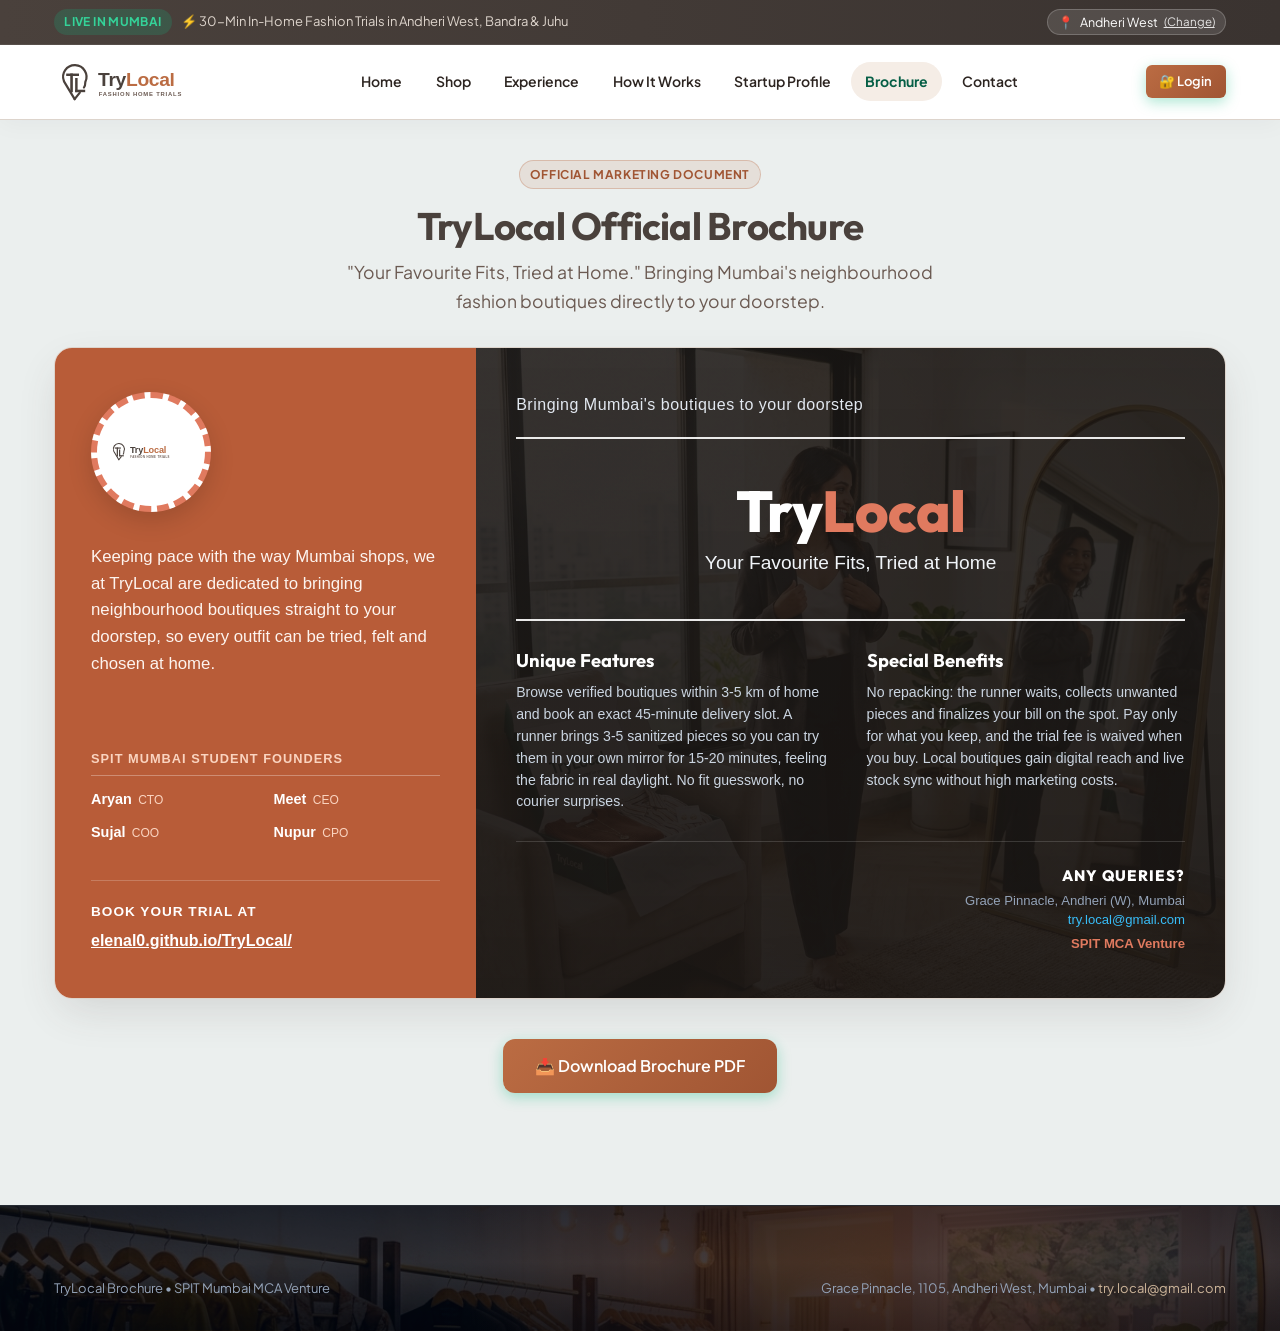
<file: brochure.html>
<!DOCTYPE html>
<html lang="en">
<head>
  <meta charset="UTF-8">
  <meta name="viewport" content="width=device-width, initial-scale=1.0">
  <title>Official Brochure | TryLocal — Hyperlocal Fashion Home Trials Mumbai</title>
  <meta name="description" content="Official TryLocal Brochure. Bringing Mumbai's neighbourhood fashion boutiques straight to your doorstep for home trials.">

  <!-- Favicon -->
  <link rel="icon" type="image/svg+xml" href="assets/logo.svg">

  <!-- Stylesheets -->
  <link rel="stylesheet" href="css/style.css?v=5">
  <style>
    /* Specific brochure presentation styling */
    .brochure-hero-wrapper {
      background: #FFFFFF;
      border-radius: var(--radius-lg);
      border: 1px solid var(--border-light);
      box-shadow: 0 16px 44px -8px rgba(74, 65, 60, 0.16);
      overflow: hidden;
      margin-bottom: 2.5rem;
    }

    .brochure-action-banner {
      display: flex;
      align-items: center;
      justify-content: space-between;
      flex-wrap: wrap;
      gap: 1rem;
      padding: 1.15rem 1.75rem;
      background: #FFFFFF;
      border-bottom: 1px solid var(--border-light);
    }

    /* Interactive layout faithfully matching brochure */
    .brochure-interactive-grid {
      display: grid;
      grid-template-columns: 36% 64%;
      min-height: 560px;
      font-family: -apple-system, BlinkMacSystemFont, "Segoe UI", Roboto, "Helvetica Neue", Arial, sans-serif;
    }

    /* Left Column: Terracotta / Burnt Orange */
    .brochure-col-left {
      background-color: #B85C38;
      color: #FFFFFF;
      padding: 2.75rem 2.25rem;
      display: flex;
      flex-direction: column;
      justify-content: space-between;
      position: relative;
    }

    .brochure-left-badge {
      display: inline-flex;
      align-items: center;
      justify-content: center;
      width: 120px;
      height: 120px;
      background: #FFFFFF;
      border-radius: 50%;
      box-shadow: 0 8px 24px rgba(0, 0, 0, 0.15);
      margin-bottom: 2rem;
      padding: 1rem;
      border: 6px dashed #E07A5F;
    }

    .brochure-left-intro {
      font-size: 1.05rem;
      line-height: 1.6;
      color: #FDF4EF;
      margin-bottom: 2.25rem;
      font-weight: 400;
    }

    .brochure-left-founders-title {
      font-size: 0.8rem;
      text-transform: uppercase;
      letter-spacing: 1px;
      font-weight: 700;
      color: #FAD4C0;
      margin-bottom: 0.75rem;
      padding-bottom: 0.35rem;
      border-bottom: 1px solid rgba(255, 255, 255, 0.3);
    }

    .brochure-left-founders-grid {
      display: grid;
      grid-template-columns: 1fr 1fr;
      gap: 0.6rem 1rem;
      font-size: 0.9rem;
      margin-bottom: 2.25rem;
    }

    .brochure-founder-pill {
      display: flex;
      align-items: baseline;
      gap: 0.4rem;
    }

    .brochure-founder-pill strong {
      color: #FFFFFF;
      font-weight: 700;
    }

    .brochure-founder-pill span {
      font-size: 0.75rem;
      color: #FAD4C0;
    }

    .brochure-left-cta-box {
      margin-top: auto;
      padding-top: 1.25rem;
      border-top: 1px solid rgba(255, 255, 255, 0.2);
    }

    .brochure-left-cta-label {
      font-size: 0.85rem;
      text-transform: uppercase;
      letter-spacing: 1px;
      font-weight: 800;
      color: #FFFFFF;
      margin-bottom: 0.35rem;
    }

    .brochure-left-cta-link {
      color: #FFFFFF;
      text-decoration: underline;
      font-size: 1rem;
      font-weight: 600;
      word-break: break-all;
    }

    /* Right Column: Dark overlay on mirror fitting photo */
    .brochure-col-right {
      background: linear-gradient(rgba(26, 22, 20, 0.88), rgba(26, 22, 20, 0.94)), url('assets/trylocal_fitting_mirror.jpg') center/cover no-repeat;
      color: #FFFFFF;
      padding: 2.75rem 2.5rem;
      display: flex;
      flex-direction: column;
      justify-content: space-between;
    }

    .brochure-right-top-headline {
      font-size: 1rem;
      font-weight: 500;
      letter-spacing: 0.5px;
      color: #E2E8F0;
      margin-bottom: 1.25rem;
    }

    .brochure-right-rule {
      border: 0;
      height: 2px;
      background: #FFFFFF;
      margin: 1.25rem 0;
      opacity: 0.9;
    }

    .brochure-brand-block {
      text-align: center;
      padding: 1.25rem 0;
    }

    .brochure-brand-heading {
      font-size: clamp(2.5rem, 4.5vw, 3.75rem);
      font-weight: 800;
      letter-spacing: -0.5px;
      margin-bottom: 0.35rem;
      line-height: 1.1;
    }

    .brochure-brand-heading .white-part {
      color: #FFFFFF;
    }

    .brochure-brand-heading .salmon-part {
      color: #E07A5F;
    }

    .brochure-brand-subtag {
      font-size: 1.2rem;
      color: #F1F5F9;
      font-weight: 400;
    }

    .brochure-right-cols {
      display: grid;
      grid-template-columns: 1fr 1fr;
      gap: 2rem;
      margin: 1.75rem 0;
    }

    .brochure-feature-col h3 {
      font-size: 1.15rem;
      font-weight: 700;
      color: #FFFFFF;
      margin-bottom: 0.65rem;
    }

    .brochure-feature-col p {
      font-size: 0.88rem;
      line-height: 1.55;
      color: #CBD5E1;
      margin: 0;
    }

    .brochure-right-footer {
      display: flex;
      justify-content: flex-end;
      text-align: right;
      padding-top: 1.5rem;
      border-top: 1px solid rgba(255, 255, 255, 0.15);
    }

    .brochure-queries-box h4 {
      font-size: 0.95rem;
      text-transform: uppercase;
      letter-spacing: 1px;
      font-weight: 800;
      color: #FFFFFF;
      margin-bottom: 0.35rem;
    }

    .brochure-queries-box p {
      font-size: 0.82rem;
      line-height: 1.5;
      color: #94A3B8;
      margin: 0;
    }

    @media (max-width: 900px) {
      .brochure-interactive-grid {
        grid-template-columns: 1fr;
      }
      .brochure-right-cols {
        grid-template-columns: 1fr;
        gap: 1.25rem;
      }
      .brochure-right-footer {
        justify-content: flex-start;
        text-align: left;
      }
    }
  </style>
</head>
<body style="background:#EBEFEE;">

  <!-- Top Announcement Bar -->
  <div class="top-bar">
    <div class="container top-bar-inner">
      <div style="display:flex; align-items:center; gap:0.6rem; flex-wrap:wrap;">
        <span class="top-bar-badge">Live in Mumbai</span>
        <span>⚡ 30-Min In-Home Fashion Trials in Andheri West, Bandra &amp; Juhu</span>
      </div>
      <div class="top-bar-meta">
        <button class="top-bar-loc-btn location-picker-btn" id="topbar-location-btn" style="background:rgba(255,255,255,0.12); border:1px solid rgba(255,255,255,0.2); color:#FFFFFF; font-family:inherit; font-size:0.78rem; cursor:pointer; display:inline-flex; align-items:center; gap:0.35rem; padding:0.25rem 0.65rem; border-radius:9999px; transition:all 0.2s;" title="Click to choose delivery location & store in Mumbai">
          <span>📍</span> <span class="current-location-text">Andheri West, Mumbai</span>
          <span style="text-decoration:underline; font-size:0.72rem; opacity:0.85;">(Change)</span>
        </button>
      </div>
    </div>
  </div>

  <!-- Header (Consistent Across All Pages) -->
  <header class="site-header">
    <div class="container navbar">
      <a href="index.html" class="brand-link" id="brand-logo-link">
        <img src="assets/logo.svg" alt="TryLocal Logo" height="44">
      </a>

      <nav>
        <ul class="nav-menu" id="primary-nav">
          <li><a href="index.html" class="nav-link" id="nav-home">Home</a></li>
          <li><a href="shop.html" class="nav-link" id="nav-shop">Shop</a></li>
          <li><a href="index.html#experience" class="nav-link" id="nav-experience">Experience</a></li>
          <li><a href="index.html#how-it-works" class="nav-link" id="nav-workflow">How It Works</a></li>
          <li><a href="profile.html" class="nav-link" id="nav-profile">Startup Profile</a></li>
          <li><a href="brochure.html" class="nav-link active" id="nav-brochure">Brochure</a></li>
          <li><a href="contact.html" class="nav-link" id="nav-contact">Contact</a></li>
        </ul>
      </nav>

      <div class="nav-cta-group">
        <div id="header-auth-area"></div>
        <button class="mobile-toggle" aria-label="Toggle navigation menu" id="mobile-toggle-btn">
          <span></span>
          <span></span>
          <span></span>
        </button>
      </div>
    </div>
  </header>

  <!-- Brochure Showcase Page -->
  <main style="padding-top:2.5rem; padding-bottom:4rem;">
    <div class="container">

      <!-- Page Header -->
      <div class="section-header" style="margin-bottom:2rem; text-align:center;">
        <span class="badge badge-amber section-tag">Official Marketing Document</span>
        <h1 class="section-title" style="font-size:clamp(1.75rem,4vw,2.4rem); margin-bottom:0.5rem;">TryLocal Official Brochure</h1>
        <p class="section-subtitle" style="max-width:600px; margin:0 auto; color:#6B5A52;">
          "Your Favourite Fits, Tried at Home." Bringing Mumbai's neighbourhood fashion boutiques directly to your doorstep.
        </p>
      </div>

      <!-- Main Brochure Showcase Container -->
      <div class="brochure-hero-wrapper">

        <!-- Interactive Layout Directly Visible -->
        <div class="brochure-interactive-grid" id="brochure-main-interactive">
          
          <!-- Left Column (Terracotta) -->
          <div class="brochure-col-left">
            <div>
              <div class="brochure-left-badge">
                <img src="assets/logo.svg" alt="TryLocal" style="max-width:85px; max-height:85px;">
              </div>
              <p class="brochure-left-intro">
                Keeping pace with the way Mumbai shops, we at TryLocal are dedicated to bringing neighbourhood boutiques straight to your doorstep, so every outfit can be tried, felt and chosen at home.
              </p>
            </div>

            <div>
              <div class="brochure-left-founders-title">SPIT Mumbai Student Founders</div>
              <div class="brochure-left-founders-grid">
                <div class="brochure-founder-pill">
                  <strong>Aryan</strong> <span>CTO</span>
                </div>
                <div class="brochure-founder-pill">
                  <strong>Meet</strong> <span>CEO</span>
                </div>
                <div class="brochure-founder-pill">
                  <strong>Sujal</strong> <span>COO</span>
                </div>
                <div class="brochure-founder-pill">
                  <strong>Nupur</strong> <span>CPO</span>
                </div>
              </div>

              <div class="brochure-left-cta-box">
                <div class="brochure-left-cta-label">Book Your Trial At</div>
                <a href="shop.html" class="brochure-left-cta-link">elenal0.github.io/TryLocal/</a>
              </div>
            </div>
          </div>

          <!-- Right Column (Dark overlay with trial mirror photo) -->
          <div class="brochure-col-right">
            <div>
              <div class="brochure-right-top-headline">
                Bringing Mumbai's boutiques to your doorstep
              </div>
              
              <hr class="brochure-right-rule">

              <div class="brochure-brand-block">
                <h2 class="brochure-brand-heading">
                  <span class="white-part">Try</span><span class="salmon-part">Local</span>
                </h2>
                <div class="brochure-brand-subtag">Your Favourite Fits, Tried at Home</div>
              </div>

              <hr class="brochure-right-rule">

              <div class="brochure-right-cols">
                <div class="brochure-feature-col">
                  <h3>Unique Features</h3>
                  <p>
                    Browse verified boutiques within 3-5 km of home and book an exact 45-minute delivery slot. A runner brings 3-5 sanitized pieces so you can try them in your own mirror for 15-20 minutes, feeling the fabric in real daylight. No fit guesswork, no courier surprises.
                  </p>
                </div>

                <div class="brochure-feature-col">
                  <h3>Special Benefits</h3>
                  <p>
                    No repacking: the runner waits, collects unwanted pieces and finalizes your bill on the spot. Pay only for what you keep, and the trial fee is waived when you buy. Local boutiques gain digital reach and live stock sync without high marketing costs.
                  </p>
                </div>
              </div>
            </div>

            <div class="brochure-right-footer">
              <div class="brochure-queries-box">
                <h4>ANY QUERIES?</h4>
                <p>Grace Pinnacle, Andheri (W), Mumbai</p>
                <p><a href="mailto:try.local@gmail.com" style="color:#38BDF8;">try.local@gmail.com</a></p>
                <p style="color:#E07A5F; font-weight:600; margin-top:0.25rem;">SPIT MCA Venture</p>
              </div>
            </div>
          </div>

        </div><!-- /brochure-interactive-grid -->

      </div><!-- /brochure-hero-wrapper -->

      <!-- Download button after reading -->
      <div style="text-align:center; margin-top:2.5rem; padding-bottom:1rem;">
        <a href="https://drive.google.com/file/d/1tiEL-J-son1cc5vpVGJLhC-bT5qe0DDw/view" target="_blank" class="btn btn-primary action-download-brochure" style="display:inline-flex; padding:0.9rem 2rem; font-size:1rem;">
          <span>📥 Download Brochure PDF</span>
        </a>
      </div>

    </div>
  </main>

  <!-- Footer -->

  <footer class="site-footer" style="margin-top:2rem;">
    <div class="container footer-bottom" style="border:none; padding-top:0;">
      <div>TryLocal Brochure • SPIT Mumbai MCA Venture</div>
      <div>Grace Pinnacle, 1105, Andheri West, Mumbai • <a href="mailto:try.local@gmail.com" style="color:var(--color-sand);">try.local@gmail.com</a></div>
    </div>
  </footer>

  <script src="js/auth.js?v=5"></script>
  <script src="js/main.js?v=5"></script>
</body>
</html>
</file>
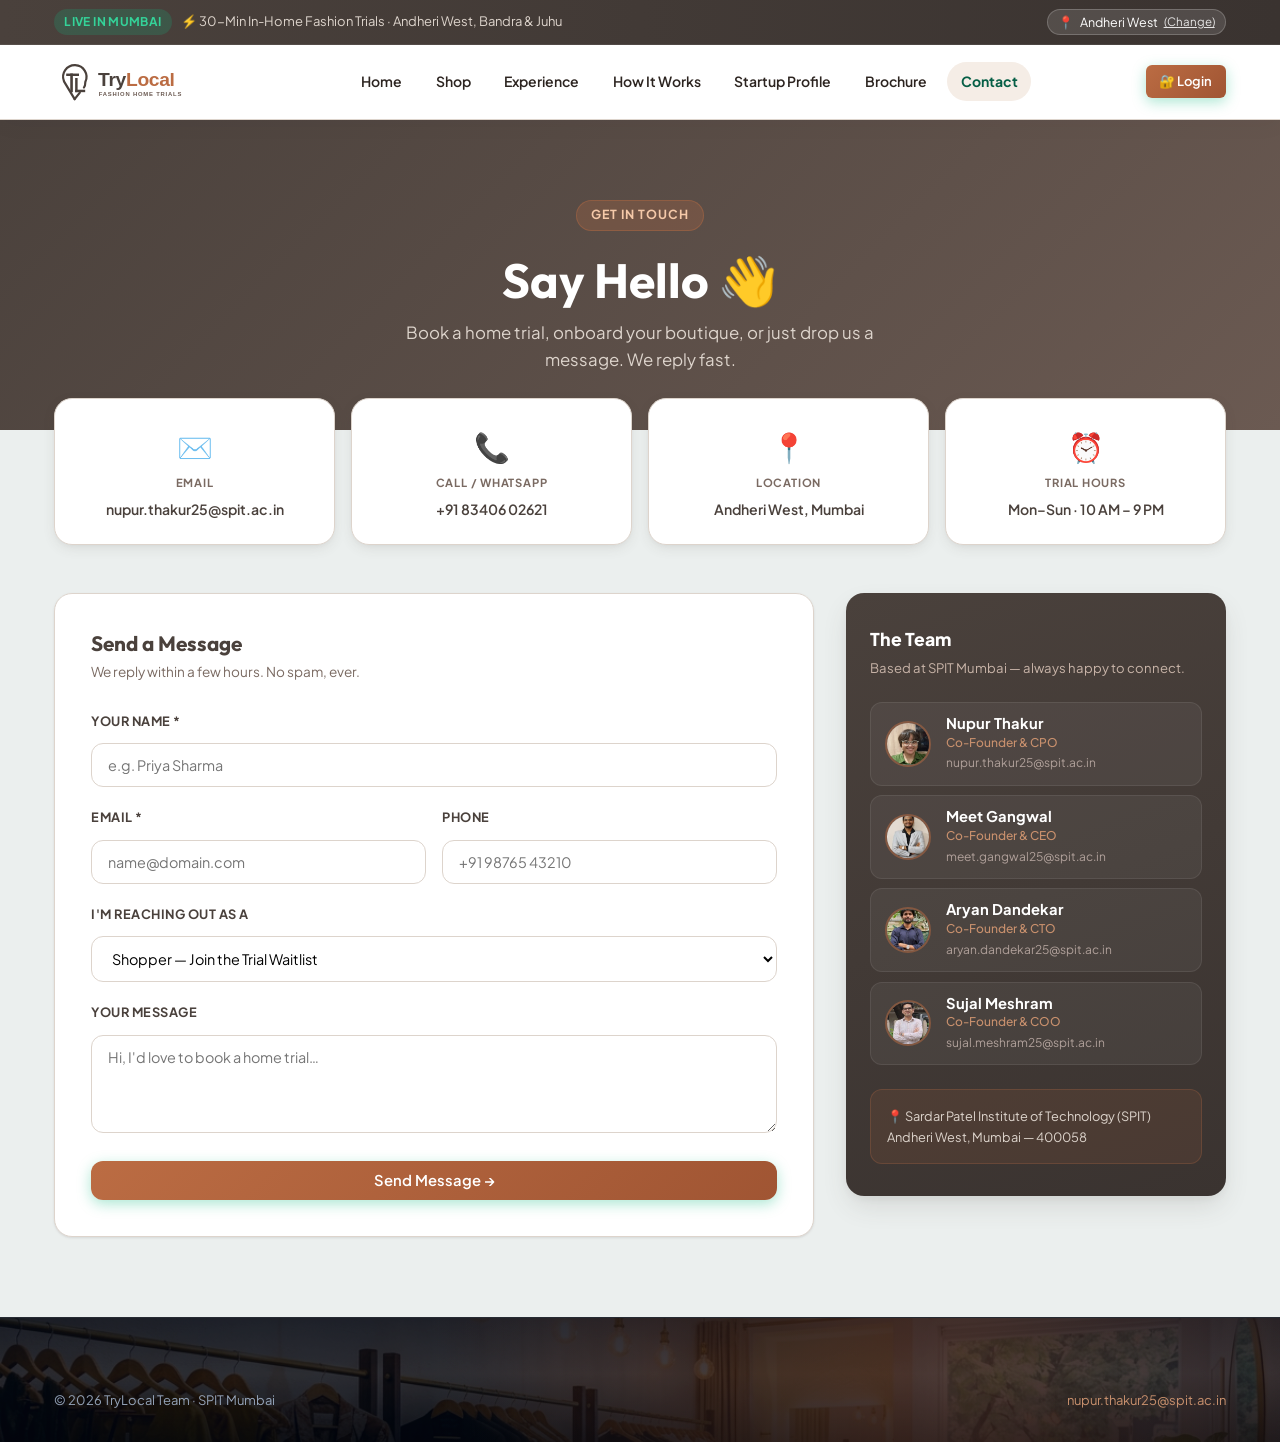
<file: contact.html>
<!DOCTYPE html>
<html lang="en">
<head>
  <meta charset="UTF-8">
  <meta name="viewport" content="width=device-width, initial-scale=1.0">
  <title>Contact TryLocal | Mumbai Fashion Home Trials</title>
  <meta name="description" content="Get in touch with the TryLocal team. Book a home trial, partner your Mumbai boutique, or just say hello.">
  <link rel="icon" type="image/svg+xml" href="assets/logo.svg">
  <link rel="stylesheet" href="css/style.css?v=3">
  <style>
    body { background: var(--bg-page); }
    .contact-page-hero {
      background: linear-gradient(135deg, #4A413C 0%, #6B5A52 100%);
      padding: 5rem 0 3.5rem;
      text-align: center;
      color: #FFFFFF;
    }
    .contact-page-hero h1 { font-size: clamp(2rem,5vw,3rem); color:#FFFFFF; margin-bottom:0.6rem; }
    .contact-page-hero p { color:#DDD4CC; font-size:1.05rem; max-width:520px; margin:0 auto; }
    .contact-badge {
      display:inline-block; background:rgba(187,108,67,0.25); color:#F5C9A9;
      border:1px solid rgba(187,108,67,0.4); border-radius:var(--radius-full);
      font-size:0.78rem; font-weight:700; letter-spacing:0.08em; padding:0.3rem 0.9rem;
      text-transform:uppercase; margin-bottom:1.2rem;
    }
    .cq-grid {
      display:grid; grid-template-columns:repeat(4,1fr); gap:1rem; margin:-2rem 0 3rem;
    }
    .cq-tile {
      background:#FFFFFF; border:1px solid var(--border-light); border-radius:var(--radius-lg);
      padding:1.5rem 1rem; text-align:center; text-decoration:none; color:inherit;
      box-shadow:var(--shadow-md);
      transition:transform 0.2s ease, box-shadow 0.2s ease, border-color 0.2s ease;
      display:flex; flex-direction:column; align-items:center; gap:0.35rem;
    }
    .cq-tile:hover { transform:translateY(-4px); box-shadow:var(--shadow-lg); border-color:var(--color-accent); }
    .cq-icon { font-size:1.8rem; }
    .cq-label { font-size:0.7rem; font-weight:700; text-transform:uppercase; letter-spacing:0.07em; color:var(--text-muted); }
    .cq-value { font-size:0.88rem; font-weight:600; color:var(--color-primary); word-break:break-all; }
    .contact-body { display:grid; grid-template-columns:1fr 380px; gap:2rem; align-items:start; }
    .cf-card { background:#FFFFFF; border:1px solid var(--border-light); border-radius:var(--radius-lg); padding:2.25rem; box-shadow:var(--shadow-sm); }
    .cf-card h2 { font-size:1.3rem; color:var(--color-primary); margin-bottom:0.3rem; }
    .cf-card .cf-sub { font-size:0.85rem; color:var(--text-muted); margin-bottom:1.75rem; }
    .team-side {
      background:linear-gradient(160deg,#4A413C 0%,#3A3330 100%);
      border-radius:var(--radius-lg); padding:2rem 1.5rem; box-shadow:var(--shadow-lg);
    }
    .team-side-heading { font-size:1.1rem; font-weight:800; color:#FFFFFF; margin-bottom:0.3rem; }
    .team-side-sub { font-size:0.82rem; color:#C8B4A8; margin-bottom:1.5rem; line-height:1.5; }
    .member-row {
      display:flex; align-items:center; gap:0.9rem; padding:0.75rem 0.9rem;
      border-radius:var(--radius-md); background:rgba(255,255,255,0.05);
      border:1px solid rgba(255,255,255,0.08); transition:background 0.2s,border-color 0.2s;
      margin-bottom:0.6rem;
    }
    .member-row:last-child { margin-bottom:0; }
    .member-row:hover { background:rgba(187,108,67,0.12); border-color:rgba(187,108,67,0.35); }
    .member-avatar {
      width:46px; height:46px; border-radius:50%; object-fit:cover; flex-shrink:0;
      border:2px solid rgba(187,108,67,0.5);
    }
    .member-initial {
      width:46px; height:46px; border-radius:50%; flex-shrink:0;
      display:flex; align-items:center; justify-content:center;
      font-size:1.1rem; font-weight:800; color:#FFFFFF;
      background:linear-gradient(135deg,#BB6C43,#C8906D);
      border:2px solid rgba(187,108,67,0.5);
    }
    .member-name { font-weight:700; color:#FFFFFF; font-size:0.92rem; line-height:1.2; }
    .member-role { font-size:0.75rem; color:#C8906D; font-weight:500; }
    .member-email { font-size:0.75rem; color:#B0A09A; margin-top:0.1rem; }
    @media (max-width:900px) {
      .cq-grid { grid-template-columns:repeat(2,1fr); }
      .contact-body { grid-template-columns:1fr; }
      .team-side { order:-1; }
    }
  </style>
</head>
<body>

  <div class="top-bar">
    <div class="container top-bar-inner">
      <div style="display:flex;align-items:center;gap:0.6rem;flex-wrap:wrap;">
        <span class="top-bar-badge">Live in Mumbai</span>
        <span>⚡ 30-Min In-Home Fashion Trials · Andheri West, Bandra &amp; Juhu</span>
      </div>
      <div class="top-bar-meta">
        <button class="top-bar-loc-btn location-picker-btn" id="topbar-location-btn" style="background:rgba(255,255,255,0.12); border:1px solid rgba(255,255,255,0.2); color:#FFFFFF; font-family:inherit; font-size:0.78rem; cursor:pointer; display:inline-flex; align-items:center; gap:0.35rem; padding:0.25rem 0.65rem; border-radius:9999px; transition:all 0.2s;" title="Click to choose delivery location & store in Mumbai">
          <span>📍</span> <span class="current-location-text">Andheri West, Mumbai</span>
          <span style="text-decoration:underline; font-size:0.72rem; opacity:0.85;">(Change)</span>
        </button>
      </div>
    </div>
  </div>

  <header class="site-header">
    <div class="container navbar">
      <a href="index.html" class="brand-link" id="brand-logo-link">
        <img src="assets/logo.svg" alt="TryLocal Logo" height="44">
      </a>
      <nav>
        <ul class="nav-menu" id="primary-nav">
          <li><a href="index.html" class="nav-link" id="nav-home">Home</a></li>
          <li><a href="shop.html" class="nav-link" id="nav-shop">Shop</a></li>
          <li><a href="index.html#experience" class="nav-link" id="nav-experience">Experience</a></li>
          <li><a href="index.html#how-it-works" class="nav-link" id="nav-workflow">How It Works</a></li>
          <li><a href="profile.html" class="nav-link" id="nav-profile">Startup Profile</a></li>
          <li><a href="brochure.html" class="nav-link" id="nav-brochure">Brochure</a></li>
          <li><a href="contact.html" class="nav-link active" id="nav-contact">Contact</a></li>
        </ul>
      </nav>
      <div class="nav-cta-group">
        <div id="header-auth-area"></div>
        <button class="mobile-toggle" aria-label="Toggle menu" id="mobile-toggle-btn">
          <span></span><span></span><span></span>
        </button>
      </div>
    </div>
  </header>

  <div class="contact-page-hero">
    <div class="container">
      <div class="contact-badge">Get In Touch</div>
      <h1>Say Hello 👋</h1>
      <p>Book a home trial, onboard your boutique, or just drop us a message. We reply fast.</p>
    </div>
  </div>

  <main class="container" style="padding-top:0;padding-bottom:5rem;">

    <div class="cq-grid">
      <a href="mailto:nupur.thakur25@spit.ac.in" class="cq-tile" id="cqt-email">
        <div class="cq-icon">✉️</div>
        <div class="cq-label">Email</div>
        <div class="cq-value">nupur.thakur25@spit.ac.in</div>
      </a>
      <a href="tel:+918340602621" class="cq-tile" id="cqt-phone">
        <div class="cq-icon">📞</div>
        <div class="cq-label">Call / WhatsApp</div>
        <div class="cq-value">+91 83406 02621</div>
      </a>
      <div class="cq-tile" id="cqt-location">
        <div class="cq-icon">📍</div>
        <div class="cq-label">Location</div>
        <div class="cq-value">Andheri West, Mumbai</div>
      </div>
      <div class="cq-tile" id="cqt-hours">
        <div class="cq-icon">⏰</div>
        <div class="cq-label">Trial Hours</div>
        <div class="cq-value">Mon–Sun · 10 AM – 9 PM</div>
      </div>
    </div>

    <div class="contact-body">

      <div class="cf-card">
        <h2>Send a Message</h2>
        <p class="cf-sub">We reply within a few hours. No spam, ever.</p>
        <form id="contact-inquiry-form" onsubmit="event.preventDefault();alert('Thanks! We\'ll get back to you shortly.');this.reset();">
          <div class="form-group">
            <label class="form-label" for="contact-name">Your Name *</label>
            <input type="text" id="contact-name" class="form-control" placeholder="e.g. Priya Sharma" required>
          </div>
          <div style="display:grid;grid-template-columns:1fr 1fr;gap:1rem;">
            <div class="form-group">
              <label class="form-label" for="contact-email">Email *</label>
              <input type="email" id="contact-email" class="form-control" placeholder="name@domain.com" required>
            </div>
            <div class="form-group">
              <label class="form-label" for="contact-phone">Phone</label>
              <input type="tel" id="contact-phone" class="form-control" placeholder="+91 98765 43210">
            </div>
          </div>
          <div class="form-group">
            <label class="form-label" for="contact-category">I'm reaching out as a</label>
            <select id="contact-category" class="form-control">
              <option value="shopper">Shopper — Join the Trial Waitlist</option>
              <option value="retailer">Boutique Owner — Partner with TryLocal</option>
              <option value="evaluator">Faculty / Mentor / Evaluator</option>
              <option value="investor">Investor / Venture Partner</option>
            </select>
          </div>
          <div class="form-group">
            <label class="form-label" for="contact-message">Your Message</label>
            <textarea id="contact-message" class="form-control" rows="4" placeholder="Hi, I'd love to book a home trial…"></textarea>
          </div>
          <button type="submit" class="btn btn-primary" id="contact-submit-btn" style="width:100%;margin-top:0.5rem;">
            <span>Send Message →</span>
          </button>
        </form>
      </div>

      <div class="team-side">
        <div class="team-side-heading">The Team</div>
        <p class="team-side-sub">Based at SPIT Mumbai — always happy to connect.</p>

        <!-- To add a real photo, drop the file in assets/ and swap div.member-initial with:
             <img src="assets/nupur.jpg" alt="Nupur" class="member-avatar"> -->

        <div class="member-row" id="team-row-nupur">
          <img src="assets/photo-nupur.jpg" alt="Nupur Thakur" class="member-avatar">
          <div>
            <div class="member-name">Nupur Thakur</div>
            <div class="member-role">Co-Founder &amp; CPO</div>
            <div class="member-email">nupur.thakur25@spit.ac.in</div>
          </div>
        </div>

        <div class="member-row" id="team-row-meet">
          <img src="assets/photo-meet.jpg" alt="Meet Gangwal" class="member-avatar">
          <div>
            <div class="member-name">Meet Gangwal</div>
            <div class="member-role">Co-Founder &amp; CEO</div>
            <div class="member-email">meet.gangwal25@spit.ac.in</div>
          </div>
        </div>

        <div class="member-row" id="team-row-aryan">
          <img src="assets/photo-aryan.jpg" alt="Aryan Dandekar" class="member-avatar">
          <div>
            <div class="member-name">Aryan Dandekar</div>
            <div class="member-role">Co-Founder &amp; CTO</div>
            <div class="member-email">aryan.dandekar25@spit.ac.in</div>
          </div>
        </div>

        <div class="member-row" id="team-row-sujal">
          <img src="assets/photo-sujal.jpg" alt="Sujal Meshram" class="member-avatar">
          <div>
            <div class="member-name">Sujal Meshram</div>
            <div class="member-role">Co-Founder &amp; COO</div>
            <div class="member-email">sujal.meshram25@spit.ac.in</div>
          </div>
        </div>

        <div style="margin-top:1.5rem;padding:1rem;background:rgba(187,108,67,0.12);border-radius:var(--radius-md);border:1px solid rgba(187,108,67,0.25);">
          <p style="font-size:0.8rem;color:#DDD4CC;line-height:1.6;margin:0;">
            📍 Sardar Patel Institute of Technology (SPIT)<br>
            Andheri West, Mumbai — 400058
          </p>
        </div>
      </div>

    </div>
  </main>

  <footer class="site-footer">
    <div class="container footer-bottom" style="border:none;padding-top:0;">
      <div>© 2026 TryLocal Team · SPIT Mumbai</div>
      <div><a href="mailto:nupur.thakur25@spit.ac.in" style="color:#C8906D;">nupur.thakur25@spit.ac.in</a></div>
    </div>
  </footer>

  <script src="js/auth.js"></script>
  <script src="js/main.js"></script>
</body>
</html>
</file>
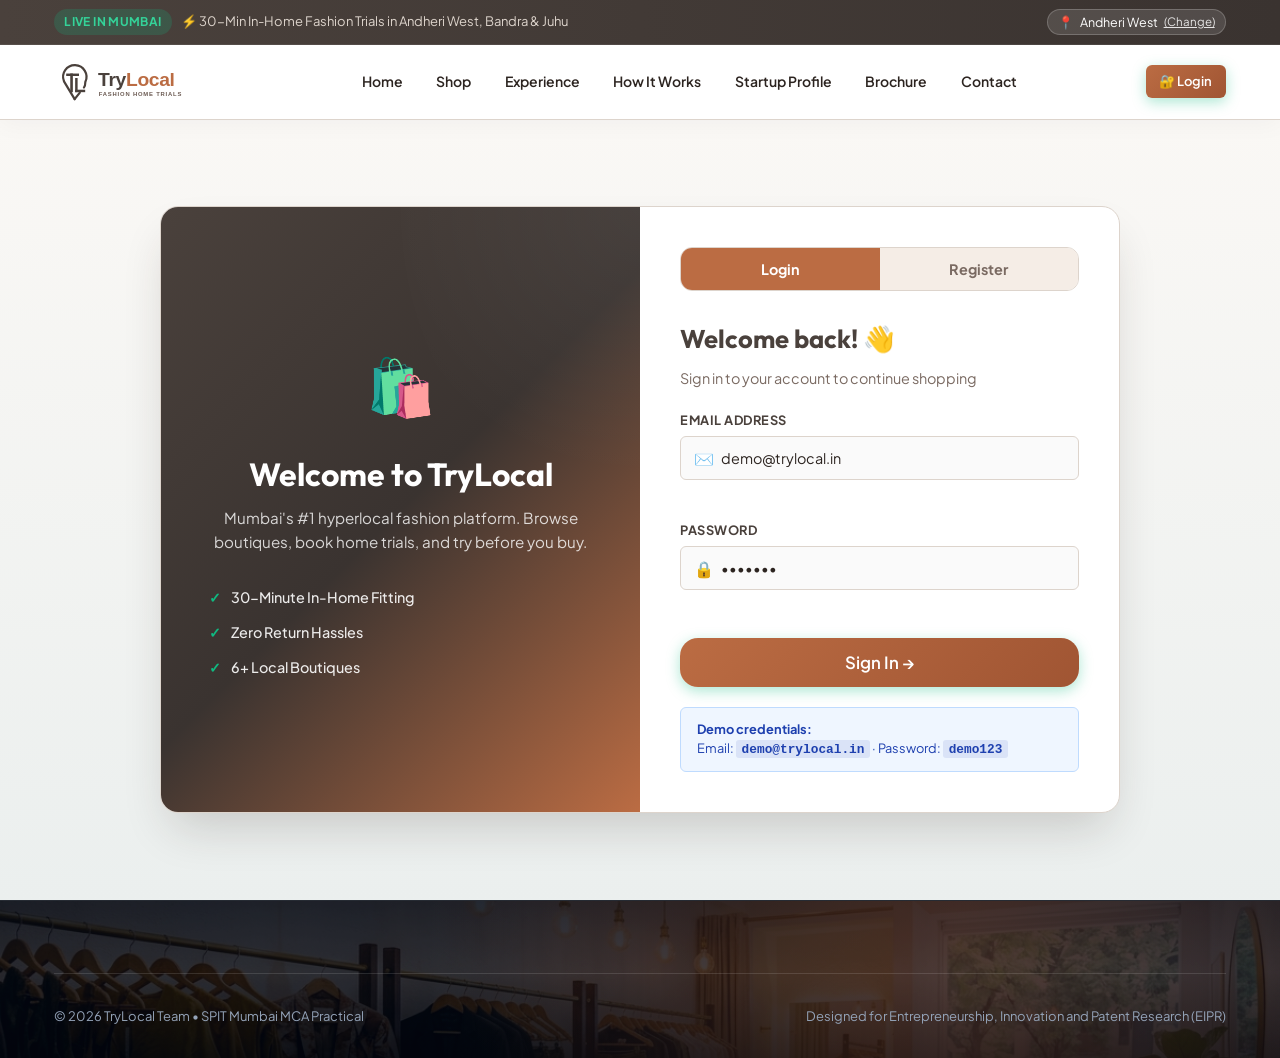
<file: login.html>
<!DOCTYPE html>
<html lang="en">
<head>
  <meta charset="UTF-8">
  <meta name="viewport" content="width=device-width, initial-scale=1.0">
  <title>Login | TryLocal — Your Favourite Fits, Tried at Home</title>
  <meta name="description" content="Sign in or create your TryLocal account to browse local boutiques, book home trials, and shop curated fashion.">
  <link rel="icon" type="image/svg+xml" href="assets/logo.svg">
  <link rel="stylesheet" href="css/style.css?v=3">
</head>
<body>

  <!-- Top Bar -->
  <div class="top-bar">
    <div class="container top-bar-inner">
      <div style="display:flex; align-items:center; gap:0.6rem; flex-wrap:wrap;">
        <span class="top-bar-badge">Live in Mumbai</span>
        <span>⚡ 30-Min In-Home Fashion Trials in Andheri West, Bandra &amp; Juhu</span>
      </div>
      <div class="top-bar-meta">
        <button class="top-bar-loc-btn location-picker-btn" id="topbar-location-btn" style="background:rgba(255,255,255,0.12); border:1px solid rgba(255,255,255,0.2); color:#FFFFFF; font-family:inherit; font-size:0.78rem; cursor:pointer; display:inline-flex; align-items:center; gap:0.35rem; padding:0.25rem 0.65rem; border-radius:9999px; transition:all 0.2s;" title="Click to choose delivery location & store in Mumbai">
          <span>📍</span> <span class="current-location-text">Andheri West, Mumbai</span>
          <span style="text-decoration:underline; font-size:0.72rem; opacity:0.85;">(Change)</span>
        </button>
      </div>
    </div>
  </div>

  <!-- Header -->
  <header class="site-header">
    <div class="container navbar">
      <a href="index.html" class="brand-link" id="brand-logo-link">
        <img src="assets/logo.svg" alt="TryLocal Logo" height="44">
      </a>
      <nav>
        <ul class="nav-menu" id="primary-nav">
          <li><a href="index.html" class="nav-link" id="nav-home">Home</a></li>
          <li><a href="shop.html" class="nav-link" id="nav-shop">Shop</a></li>
          <li><a href="index.html#experience" class="nav-link" id="nav-experience">Experience</a></li>
          <li><a href="index.html#how-it-works" class="nav-link" id="nav-workflow">How It Works</a></li>
          <li><a href="profile.html" class="nav-link" id="nav-profile">Startup Profile</a></li>
          <li><a href="brochure.html" class="nav-link" id="nav-brochure">Brochure</a></li>
          <li><a href="contact.html" class="nav-link" id="nav-contact">Contact</a></li>
        </ul>
      </nav>
      <div class="nav-cta-group">
        <div id="header-auth-area"></div>
        <button class="mobile-toggle" aria-label="Toggle navigation menu" id="mobile-toggle-btn">
          <span></span><span></span><span></span>
        </button>
      </div>
    </div>
  </header>

  <main>
    <section class="login-section">
      <div class="login-container">
        <!-- Left Visual Panel -->
        <div class="login-visual-panel">
          <div class="login-visual-content">
            <div class="login-visual-icon">🛍️</div>
            <h2>Welcome to TryLocal</h2>
            <p>Mumbai's #1 hyperlocal fashion platform. Browse boutiques, book home trials, and try before you buy.</p>
            <div class="login-visual-features">
              <div class="login-feature">
                <span>✓</span> 30-Minute In-Home Fitting
              </div>
              <div class="login-feature">
                <span>✓</span> Zero Return Hassles
              </div>
              <div class="login-feature">
                <span>✓</span> 6+ Local Boutiques
              </div>
            </div>
          </div>
        </div>

        <!-- Right Form Panel -->
        <div class="login-form-panel">
          <!-- Tab switcher -->
          <div class="auth-tabs" id="auth-tabs">
            <button class="auth-tab active" data-tab="login">Login</button>
            <button class="auth-tab" data-tab="register">Register</button>
          </div>

          <!-- Login Form -->
          <form class="auth-form" id="login-form">
            <h2 class="auth-form-title">Welcome back! 👋</h2>
            <p class="auth-form-subtitle">Sign in to your account to continue shopping</p>

            <div class="form-group">
              <label for="login-email">Email Address</label>
              <div class="input-icon-wrap">
                <span class="input-icon">✉️</span>
                <input type="email" id="login-email" placeholder="you@example.com" required value="demo@trylocal.in">
              </div>
            </div>

            <div class="form-group">
              <label for="login-password">Password</label>
              <div class="input-icon-wrap">
                <span class="input-icon">🔒</span>
                <input type="password" id="login-password" placeholder="Enter password" required value="demo123">
              </div>
            </div>

            <div id="login-error" class="auth-error" style="display:none;"></div>

            <button type="submit" class="btn btn-lg btn-primary auth-submit-btn" id="login-submit-btn">
              <span>Sign In →</span>
            </button>

            <div class="auth-demo-hint">
              <strong>Demo credentials:</strong><br>
              Email: <code>demo@trylocal.in</code> · Password: <code>demo123</code>
            </div>
          </form>

          <!-- Register Form -->
          <form class="auth-form" id="register-form" style="display:none;">
            <h2 class="auth-form-title">Create Account 🎉</h2>
            <p class="auth-form-subtitle">Join TryLocal and start trying fashion at home</p>

            <div class="form-group">
              <label for="reg-name">Full Name</label>
              <div class="input-icon-wrap">
                <span class="input-icon">👤</span>
                <input type="text" id="reg-name" placeholder="Your full name" required>
              </div>
            </div>

            <div class="form-group">
              <label for="reg-email">Email Address</label>
              <div class="input-icon-wrap">
                <span class="input-icon">✉️</span>
                <input type="email" id="reg-email" placeholder="you@example.com" required>
              </div>
            </div>

            <div class="form-group">
              <label for="reg-phone">Phone Number</label>
              <div class="input-icon-wrap">
                <span class="input-icon">📱</span>
                <input type="tel" id="reg-phone" placeholder="+91 XXXXXXXXXX" required>
              </div>
            </div>

            <div class="form-group">
              <label for="reg-password">Create Password</label>
              <div class="input-icon-wrap">
                <span class="input-icon">🔒</span>
                <input type="password" id="reg-password" placeholder="Min 6 characters" required minlength="6">
              </div>
            </div>

            <div id="register-error" class="auth-error" style="display:none;"></div>

            <button type="submit" class="btn btn-lg btn-primary auth-submit-btn" id="register-submit-btn">
              <span>Create Account →</span>
            </button>
          </form>
        </div>
      </div>
    </section>
  </main>

  <!-- Footer -->
  <footer class="site-footer" style="margin-top:0;">
    <div class="container">
      <div class="footer-bottom">
        <div>© 2026 TryLocal Team • SPIT Mumbai MCA Practical</div>
        <div>Designed for Entrepreneurship, Innovation and Patent Research (EIPR)</div>
      </div>
    </div>
  </footer>

  <script src="js/auth.js"></script>
  <script src="js/main.js"></script>
  <script>
    document.addEventListener('DOMContentLoaded', () => {
      // If already logged in, redirect
      const user = getCurrentUser();
      const params = new URLSearchParams(window.location.search);
      const redirect = params.get('redirect') || 'shop.html';
      if (user) {
        window.location.href = redirect;
        return;
      }

      // Tab switching
      const tabs = document.querySelectorAll('.auth-tab');
      const loginForm = document.getElementById('login-form');
      const registerForm = document.getElementById('register-form');

      tabs.forEach(tab => {
        tab.addEventListener('click', () => {
          tabs.forEach(t => t.classList.remove('active'));
          tab.classList.add('active');
          if (tab.dataset.tab === 'login') {
            loginForm.style.display = 'flex';
            registerForm.style.display = 'none';
          } else {
            loginForm.style.display = 'none';
            registerForm.style.display = 'flex';
          }
        });
      });

      // Login handler
      loginForm.addEventListener('submit', (e) => {
        e.preventDefault();
        const email = document.getElementById('login-email').value;
        const password = document.getElementById('login-password').value;
        const result = login(email, password);
        const errorEl = document.getElementById('login-error');

        if (result.success) {
          window.location.href = redirect;
        } else {
          errorEl.textContent = result.message;
          errorEl.style.display = 'block';
          errorEl.classList.add('shake');
          setTimeout(() => errorEl.classList.remove('shake'), 500);
        }
      });

      // Register handler
      registerForm.addEventListener('submit', (e) => {
        e.preventDefault();
        const name = document.getElementById('reg-name').value;
        const email = document.getElementById('reg-email').value;
        const phone = document.getElementById('reg-phone').value;
        const password = document.getElementById('reg-password').value;
        const result = register(name, email, password, phone);
        const errorEl = document.getElementById('register-error');

        if (result.success) {
          window.location.href = redirect;
        } else {
          errorEl.textContent = result.message;
          errorEl.style.display = 'block';
          errorEl.classList.add('shake');
          setTimeout(() => errorEl.classList.remove('shake'), 500);
        }
      });
    });
  </script>
</body>
</html>
</file>
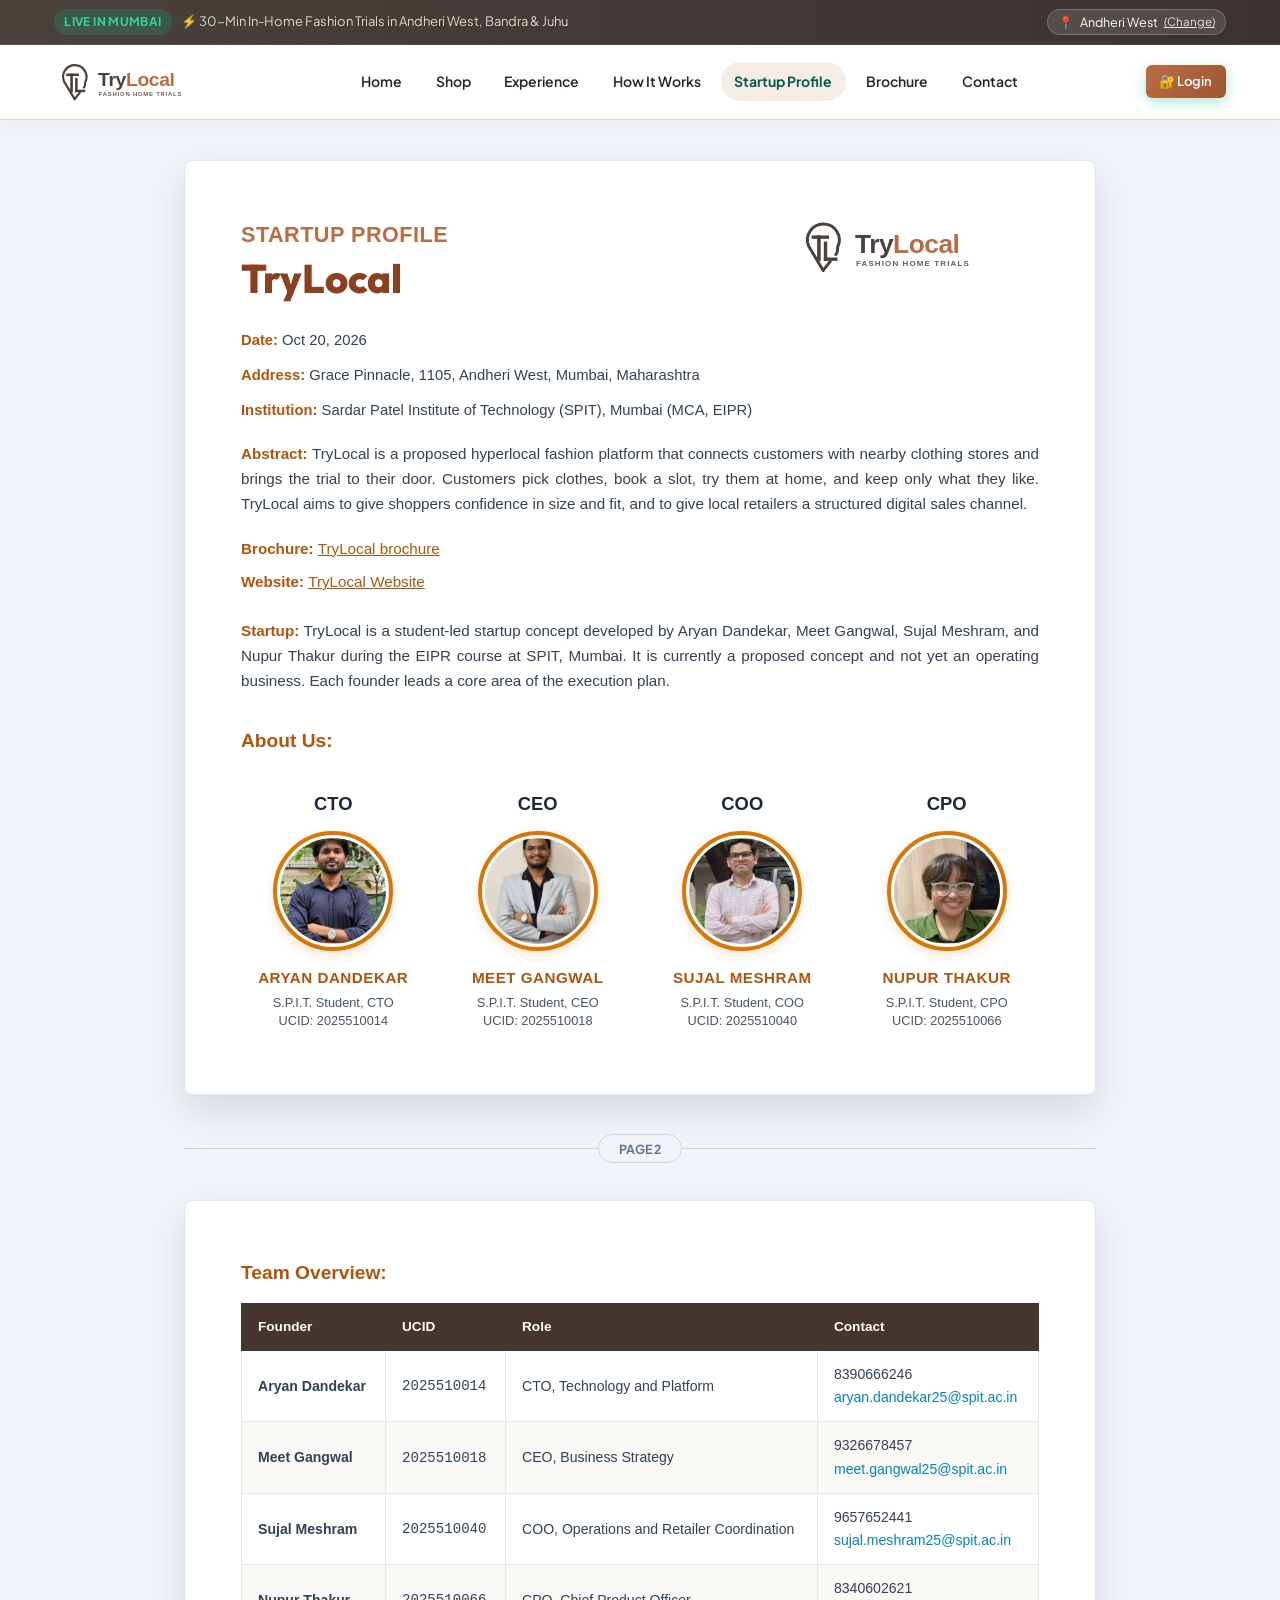
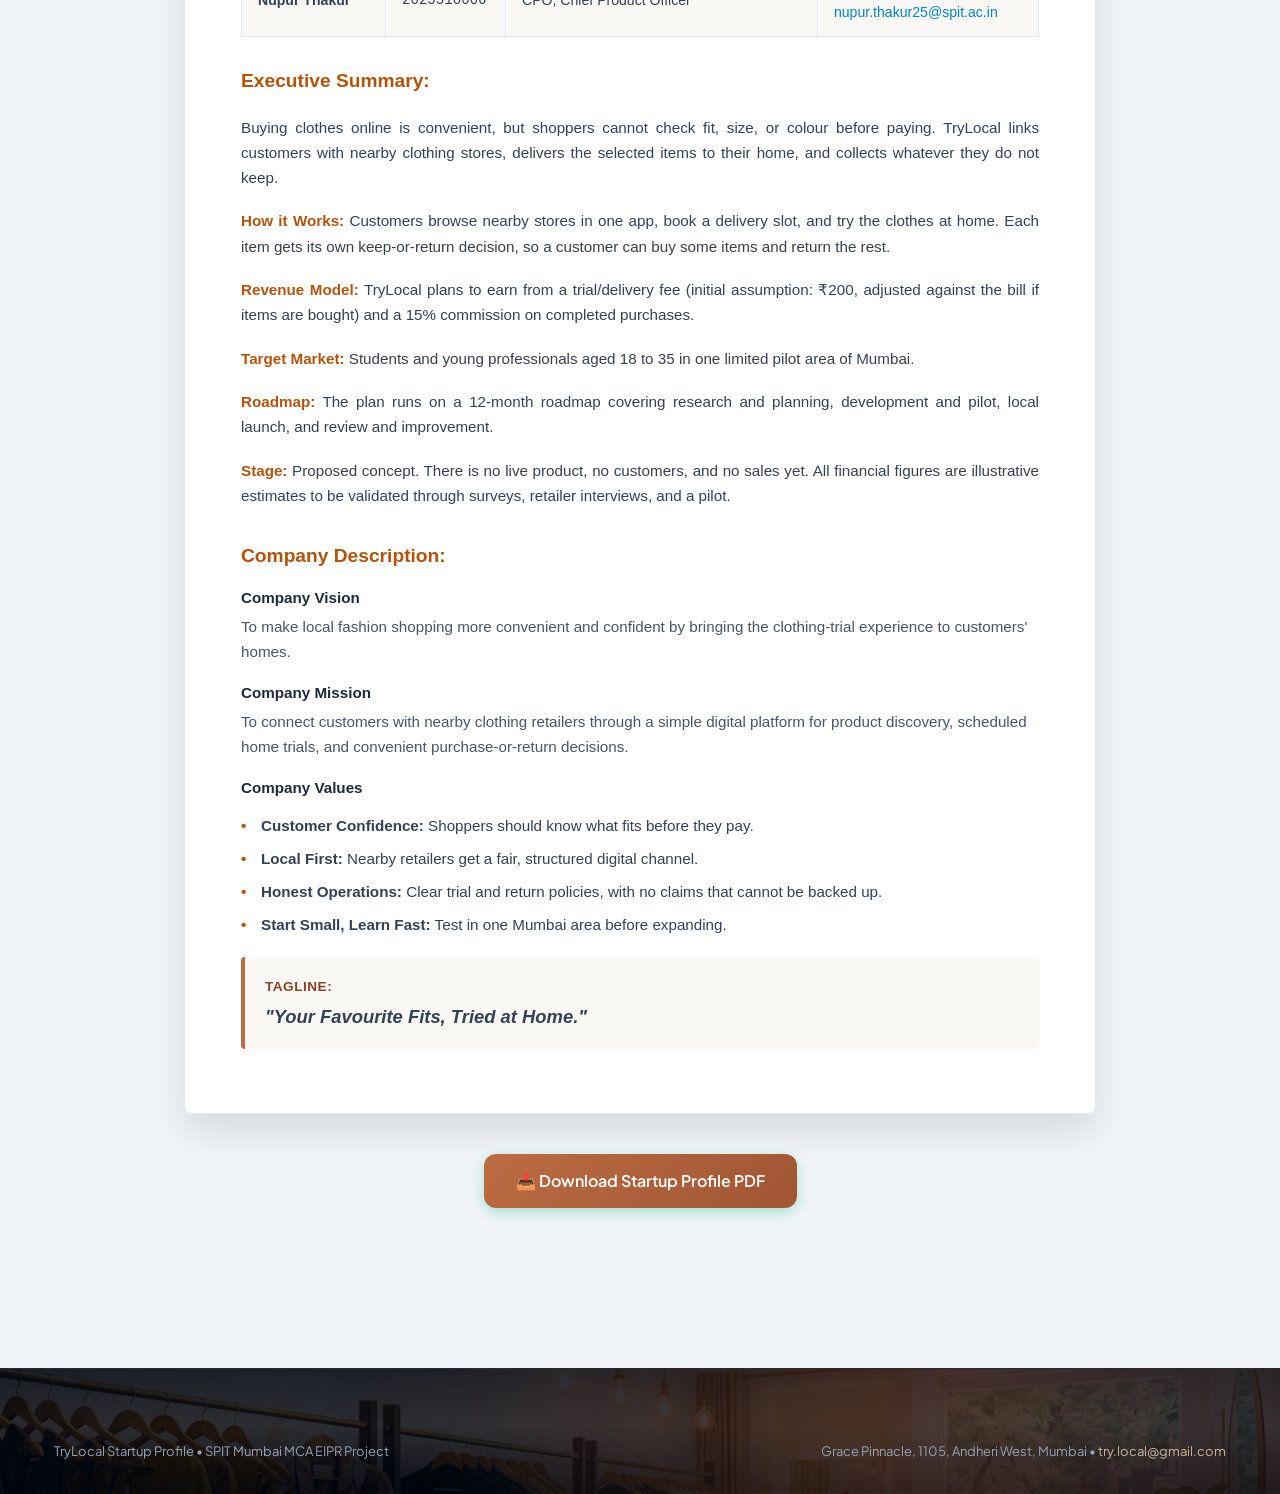
<file: profile.html>
<!DOCTYPE html>
<html lang="en">
<head>
  <meta charset="UTF-8">
  <meta name="viewport" content="width=device-width, initial-scale=1.0">
  <title>Startup Profile | TryLocal — SPIT Mumbai EIPR Project</title>
  <meta name="description" content="Official Startup Profile Document for TryLocal: Hyperlocal Clothing Shopping with Home Trials. Sardar Patel Institute of Technology (SPIT) Mumbai (MCA, EIPR).">
  
  <!-- Favicon -->
  <link rel="icon" type="image/svg+xml" href="assets/logo.svg">
  
  <!-- Stylesheets -->
  <link rel="stylesheet" href="css/style.css?v=3">
  <style>
    /* Specific styling for the authentic Startup Profile document */
    .profile-doc-wrapper {
      max-width: 960px;
      margin: 0 auto 3rem auto;
    }

    .profile-action-banner {
      display: flex;
      align-items: center;
      justify-content: space-between;
      flex-wrap: wrap;
      gap: 1rem;
      padding: 1.15rem 1.75rem;
      background: #FFFFFF;
      border-radius: var(--radius-md);
      border: 1px solid var(--border-light);
      box-shadow: var(--shadow-sm);
      margin-bottom: 2rem;
    }

    /* Interactive HTML Document View (Mimicking official A4 document) */
    .profile-a4-sheet {
      background: #FFFFFF;
      border-radius: 8px;
      box-shadow: 0 16px 40px rgba(0, 0, 0, 0.12);
      border: 1px solid #E2E8F0;
      padding: 3.5rem 3.5rem 4rem 3.5rem;
      margin-bottom: 2.5rem;
      font-family: -apple-system, BlinkMacSystemFont, "Segoe UI", Roboto, "Helvetica Neue", Arial, sans-serif;
      color: #334155;
      line-height: 1.65;
      font-size: 0.95rem;
    }

    .doc-page-divider {
      text-align: center;
      margin: 2.5rem 0;
      position: relative;
    }

    .doc-page-divider::before {
      content: '';
      position: absolute;
      top: 50%;
      left: 0;
      right: 0;
      height: 1px;
      background: #CBD5E1;
      z-index: 1;
    }

    .doc-page-divider span {
      position: relative;
      z-index: 2;
      background: #F1F5F9;
      padding: 0.35rem 1.25rem;
      border-radius: 9999px;
      font-size: 0.78rem;
      font-weight: 700;
      color: #64748B;
      border: 1px solid #CBD5E1;
    }

    /* Page 1 Header */
    .doc-header-row {
      display: flex;
      justify-content: space-between;
      align-items: flex-start;
      margin-bottom: 1.75rem;
    }

    .doc-sub-tag {
      font-size: 1.35rem;
      color: #BB6C43;
      font-weight: 600;
      letter-spacing: 0.5px;
      margin-bottom: 0.25rem;
      text-transform: uppercase;
    }

    .doc-main-title {
      font-size: 2.5rem;
      color: #8C4020;
      font-weight: 800;
      margin: 0;
      line-height: 1.1;
    }

    .doc-meta-item {
      margin-bottom: 0.65rem;
      font-size: 0.925rem;
    }

    .doc-meta-item strong {
      color: #B45309;
      font-weight: 600;
    }

    .doc-lead-para {
      margin: 1.15rem 0;
      text-align: justify;
      color: #334155;
    }

    .doc-lead-para strong {
      color: #B45309;
      font-weight: 600;
    }

    .doc-links-block {
      margin: 1.25rem 0;
      display: flex;
      flex-direction: column;
      gap: 0.5rem;
    }

    .doc-link-line strong {
      color: #B45309;
      font-weight: 600;
    }

    .doc-link-line a {
      color: #B45309;
      text-decoration: underline;
      font-weight: 500;
    }

    /* About Us Golden Circles */
    .doc-founders-grid {
      display: grid;
      grid-template-columns: repeat(4, 1fr);
      gap: 1.25rem;
      margin-top: 2rem;
      text-align: center;
    }

    .doc-founder-card {
      display: flex;
      flex-direction: column;
      align-items: center;
    }

    .doc-founder-role-title {
      font-size: 1.15rem;
      font-weight: 800;
      color: #1E293B;
      margin-bottom: 0.75rem;
    }

    .doc-founder-avatar-ring {
      width: 120px;
      height: 120px;
      border-radius: 50%;
      border: 4px solid #D97706;
      padding: 3px;
      background: #FFFFFF;
      overflow: hidden;
      margin-bottom: 0.85rem;
      box-shadow: 0 4px 12px rgba(217, 119, 6, 0.2);
    }

    .doc-founder-avatar-ring img {
      width: 100%;
      height: 100%;
      object-fit: cover;
      border-radius: 50%;
    }

    .doc-founder-name {
      font-size: 0.95rem;
      font-weight: 800;
      color: #B45309;
      text-transform: uppercase;
      letter-spacing: 0.5px;
      margin-bottom: 0.25rem;
    }

    .doc-founder-meta {
      font-size: 0.8rem;
      color: #475569;
      line-height: 1.4;
    }

    /* Page 2 Elements */
    .doc-section-h3 {
      font-size: 1.2rem;
      color: #B45309;
      font-weight: 700;
      margin: 1.75rem 0 0.85rem 0;
    }

    .doc-team-table {
      width: 100%;
      border-collapse: collapse;
      margin-bottom: 1.75rem;
      font-size: 0.88rem;
    }

    .doc-team-table th {
      background: #45372F;
      color: #FFFFFF;
      padding: 0.75rem 1rem;
      text-align: left;
      font-weight: 600;
      font-size: 0.85rem;
      border: 1px solid #45372F;
    }

    .doc-team-table td {
      padding: 0.75rem 1rem;
      border: 1px solid #E2E8F0;
      color: #334155;
    }

    .doc-team-table tr:nth-child(even) td {
      background: #FAF8F5;
    }

    .doc-values-list {
      list-style: none;
      padding: 0;
      margin: 0.75rem 0 1.25rem 0;
      display: flex;
      flex-direction: column;
      gap: 0.5rem;
    }

    .doc-values-list li {
      padding-left: 1.25rem;
      position: relative;
    }

    .doc-values-list li::before {
      content: '•';
      position: absolute;
      left: 0;
      color: #B45309;
      font-weight: bold;
    }

    @media (max-width: 768px) {
      .profile-a4-sheet {
        padding: 2rem 1.5rem;
      }
      .doc-founders-grid {
        grid-template-columns: repeat(2, 1fr);
        gap: 1.5rem;
      }
      .doc-header-row {
        flex-direction: column-reverse;
        gap: 1rem;
      }
    }
  </style>
</head>
<body style="background:#F1F5F9;">

  <!-- Top Announcement Bar -->
  <div class="top-bar">
    <div class="container top-bar-inner">
      <div style="display:flex; align-items:center; gap:0.6rem; flex-wrap:wrap;">
        <span class="top-bar-badge">Live in Mumbai</span>
        <span>⚡ 30-Min In-Home Fashion Trials in Andheri West, Bandra &amp; Juhu</span>
      </div>
      <div class="top-bar-meta">
        <button class="top-bar-loc-btn location-picker-btn" id="topbar-location-btn" style="background:rgba(255,255,255,0.12); border:1px solid rgba(255,255,255,0.2); color:#FFFFFF; font-family:inherit; font-size:0.78rem; cursor:pointer; display:inline-flex; align-items:center; gap:0.35rem; padding:0.25rem 0.65rem; border-radius:9999px; transition:all 0.2s;" title="Click to choose delivery location & store in Mumbai">
          <span>📍</span> <span class="current-location-text">Andheri West, Mumbai</span>
          <span style="text-decoration:underline; font-size:0.72rem; opacity:0.85;">(Change)</span>
        </button>
      </div>
    </div>
  </div>

  <!-- Header (Consistent Across All Pages) -->
  <header class="site-header">
    <div class="container navbar">
      <a href="index.html" class="brand-link" id="brand-logo-link">
        <img src="assets/logo.svg" alt="TryLocal Logo" height="44">
      </a>

      <nav>
        <ul class="nav-menu" id="primary-nav">
          <li><a href="index.html" class="nav-link" id="nav-home">Home</a></li>
          <li><a href="shop.html" class="nav-link" id="nav-shop">Shop</a></li>
          <li><a href="index.html#experience" class="nav-link" id="nav-experience">Experience</a></li>
          <li><a href="index.html#how-it-works" class="nav-link" id="nav-workflow">How It Works</a></li>
          <li><a href="profile.html" class="nav-link active" id="nav-profile">Startup Profile</a></li>
          <li><a href="brochure.html" class="nav-link" id="nav-brochure">Brochure</a></li>
          <li><a href="contact.html" class="nav-link" id="nav-contact">Contact</a></li>
        </ul>
      </nav>

      <div class="nav-cta-group">
        <div id="header-auth-area"></div>
        <button class="mobile-toggle" aria-label="Toggle navigation menu" id="mobile-toggle-btn">
          <span></span>
          <span></span>
          <span></span>
        </button>
      </div>
    </div>
  </header>

  <!-- Main Profile Document Viewer -->
  <main style="padding-top:2.5rem; padding-bottom:4rem;">
    <div class="container profile-doc-wrapper">



      <!-- Interactive Academic Document Sheet (Directly Visible) -->
      <div id="profile-interactive-container">

        <!-- PAGE 1 SHEET -->
        <div class="profile-a4-sheet" id="interactive-page-1">
          
          <div class="doc-header-row">
            <div>
              <div class="doc-sub-tag">STARTUP PROFILE</div>
              <h1 class="doc-main-title">TryLocal</h1>
            </div>
            <div>
              <img src="assets/logo.svg" alt="TryLocal Logo" height="60">
            </div>
          </div>

          <div class="doc-meta-item">
            <strong>Date:</strong> Oct 20, 2026
          </div>
          <div class="doc-meta-item">
            <strong>Address:</strong> Grace Pinnacle, 1105, Andheri West, Mumbai, Maharashtra
          </div>
          <div class="doc-meta-item">
            <strong>Institution:</strong> Sardar Patel Institute of Technology (SPIT), Mumbai (MCA, EIPR)
          </div>

          <p class="doc-lead-para">
            <strong>Abstract:</strong> TryLocal is a proposed hyperlocal fashion platform that connects customers with nearby clothing stores and brings the trial to their door. Customers pick clothes, book a slot, try them at home, and keep only what they like. TryLocal aims to give shoppers confidence in size and fit, and to give local retailers a structured digital sales channel.
          </p>

          <div class="doc-links-block">
            <div class="doc-link-line">
              <strong>Brochure:</strong> <a href="brochure.html">TryLocal brochure</a>
            </div>
            <div class="doc-link-line">
              <strong>Website:</strong> <a href="index.html">TryLocal Website</a>
            </div>
          </div>

          <p class="doc-lead-para" style="margin-top:1.5rem;">
            <strong>Startup:</strong> TryLocal is a student-led startup concept developed by Aryan Dandekar, Meet Gangwal, Sujal Meshram, and Nupur Thakur during the EIPR course at SPIT, Mumbai. It is currently a proposed concept and not yet an operating business. Each founder leads a core area of the execution plan.
          </p>

          <div class="doc-section-h3" style="margin-top:2rem;">About Us:</div>

          <div class="doc-founders-grid">
            
            <!-- Aryan -->
            <div class="doc-founder-card">
              <div class="doc-founder-role-title">CTO</div>
              <div class="doc-founder-avatar-ring">
                <img src="assets/photo-aryan.jpg" alt="Aryan Dandekar">
              </div>
              <div class="doc-founder-name">Aryan Dandekar</div>
              <div class="doc-founder-meta">S.P.I.T. Student, CTO</div>
              <div class="doc-founder-meta">UCID: 2025510014</div>
            </div>

            <!-- Meet -->
            <div class="doc-founder-card">
              <div class="doc-founder-role-title">CEO</div>
              <div class="doc-founder-avatar-ring">
                <img src="assets/photo-meet.jpg" alt="Meet Gangwal">
              </div>
              <div class="doc-founder-name">Meet Gangwal</div>
              <div class="doc-founder-meta">S.P.I.T. Student, CEO</div>
              <div class="doc-founder-meta">UCID: 2025510018</div>
            </div>

            <!-- Sujal -->
            <div class="doc-founder-card">
              <div class="doc-founder-role-title">COO</div>
              <div class="doc-founder-avatar-ring">
                <img src="assets/photo-sujal.jpg" alt="Sujal Meshram">
              </div>
              <div class="doc-founder-name">Sujal Meshram</div>
              <div class="doc-founder-meta">S.P.I.T. Student, COO</div>
              <div class="doc-founder-meta">UCID: 2025510040</div>
            </div>

            <!-- Nupur -->
            <div class="doc-founder-card">
              <div class="doc-founder-role-title">CPO</div>
              <div class="doc-founder-avatar-ring">
                <img src="assets/photo-nupur.jpg" alt="Nupur Thakur">
              </div>
              <div class="doc-founder-name">Nupur Thakur</div>
              <div class="doc-founder-meta">S.P.I.T. Student, CPO</div>
              <div class="doc-founder-meta">UCID: 2025510066</div>
            </div>

          </div>
        </div>

        <div class="doc-page-divider">
          <span>PAGE 2</span>
        </div>

        <!-- PAGE 2 SHEET -->
        <div class="profile-a4-sheet" id="interactive-page-2">
          
          <div class="doc-section-h3" style="margin-top:0;">Team Overview:</div>

          <table class="doc-team-table">
            <thead>
              <tr>
                <th>Founder</th>
                <th>UCID</th>
                <th>Role</th>
                <th>Contact</th>
              </tr>
            </thead>
            <tbody>
              <tr>
                <td><strong>Aryan Dandekar</strong></td>
                <td><code>2025510014</code></td>
                <td>CTO, Technology and Platform</td>
                <td>
                  8390666246<br>
                  <a href="mailto:aryan.dandekar25@spit.ac.in" style="color:#0284C7;">aryan.dandekar25@spit.ac.in</a>
                </td>
              </tr>
              <tr>
                <td><strong>Meet Gangwal</strong></td>
                <td><code>2025510018</code></td>
                <td>CEO, Business Strategy</td>
                <td>
                  9326678457<br>
                  <a href="mailto:meet.gangwal25@spit.ac.in" style="color:#0284C7;">meet.gangwal25@spit.ac.in</a>
                </td>
              </tr>
              <tr>
                <td><strong>Sujal Meshram</strong></td>
                <td><code>2025510040</code></td>
                <td>COO, Operations and Retailer Coordination</td>
                <td>
                  9657652441<br>
                  <a href="mailto:sujal.meshram25@spit.ac.in" style="color:#0284C7;">sujal.meshram25@spit.ac.in</a>
                </td>
              </tr>
              <tr>
                <td><strong>Nupur Thakur</strong></td>
                <td><code>2025510066</code></td>
                <td>CPO, Chief Product Officer</td>
                <td>
                  8340602621<br>
                  <a href="mailto:nupur.thakur25@spit.ac.in" style="color:#0284C7;">nupur.thakur25@spit.ac.in</a>
                </td>
              </tr>
            </tbody>
          </table>

          <div class="doc-section-h3">Executive Summary:</div>
          <p class="doc-lead-para">
            Buying clothes online is convenient, but shoppers cannot check fit, size, or colour before paying. TryLocal links customers with nearby clothing stores, delivers the selected items to their home, and collects whatever they do not keep.
          </p>

          <p class="doc-lead-para">
            <strong>How it Works:</strong> Customers browse nearby stores in one app, book a delivery slot, and try the clothes at home. Each item gets its own keep-or-return decision, so a customer can buy some items and return the rest.
          </p>

          <p class="doc-lead-para">
            <strong>Revenue Model:</strong> TryLocal plans to earn from a trial/delivery fee (initial assumption: ₹200, adjusted against the bill if items are bought) and a 15% commission on completed purchases.
          </p>

          <p class="doc-lead-para">
            <strong>Target Market:</strong> Students and young professionals aged 18 to 35 in one limited pilot area of Mumbai.
          </p>

          <p class="doc-lead-para">
            <strong>Roadmap:</strong> The plan runs on a 12-month roadmap covering research and planning, development and pilot, local launch, and review and improvement.
          </p>

          <p class="doc-lead-para">
            <strong>Stage:</strong> Proposed concept. There is no live product, no customers, and no sales yet. All financial figures are illustrative estimates to be validated through surveys, retailer interviews, and a pilot.
          </p>

          <div class="doc-section-h3" style="margin-top:2rem;">Company Description:</div>

          <div style="margin-bottom:1rem;">
            <strong style="color:#1E293B; font-size:0.95rem;">Company Vision</strong>
            <p style="margin-top:0.25rem; color:#475569;">
              To make local fashion shopping more convenient and confident by bringing the clothing-trial experience to customers' homes.
            </p>
          </div>

          <div style="margin-bottom:1rem;">
            <strong style="color:#1E293B; font-size:0.95rem;">Company Mission</strong>
            <p style="margin-top:0.25rem; color:#475569;">
              To connect customers with nearby clothing retailers through a simple digital platform for product discovery, scheduled home trials, and convenient purchase-or-return decisions.
            </p>
          </div>

          <div style="margin-bottom:1.25rem;">
            <strong style="color:#1E293B; font-size:0.95rem;">Company Values</strong>
            <ul class="doc-values-list">
              <li><strong>Customer Confidence:</strong> Shoppers should know what fits before they pay.</li>
              <li><strong>Local First:</strong> Nearby retailers get a fair, structured digital channel.</li>
              <li><strong>Honest Operations:</strong> Clear trial and return policies, with no claims that cannot be backed up.</li>
              <li><strong>Start Small, Learn Fast:</strong> Test in one Mumbai area before expanding.</li>
            </ul>
          </div>

          <div style="background:#FAF8F5; border-left:4px solid #BB6C43; padding:1rem 1.25rem; border-radius:4px;">
            <strong style="color:#8C4020; font-size:0.85rem; text-transform:uppercase; letter-spacing:0.5px;">Tagline:</strong>
            <div style="font-size:1.15rem; font-weight:700; color:#334155; font-style:italic; margin-top:0.25rem;">
              "Your Favourite Fits, Tried at Home."
            </div>
          </div>

        </div>

      </div><!-- /profile-interactive-container -->

      <!-- Download button at end of page -->
      <div style="text-align:center; margin-top:2.5rem; padding-bottom:1rem;">
        <a href="https://drive.google.com/file/d/1G1amPSFr5ZXOHCOUve5RvBc6fjOcov5N/view?usp=sharing" target="_blank" class="btn btn-primary action-download-profile" style="display:inline-flex; padding:0.9rem 2rem; font-size:1rem;">
          <span>📥 Download Startup Profile PDF</span>
        </a>
      </div>

    </div>
  </main>

  <!-- Footer -->
  <footer class="site-footer" style="margin-top:2rem;">
    <div class="container footer-bottom" style="border:none; padding-top:0;">
      <div>TryLocal Startup Profile • SPIT Mumbai MCA EIPR Project</div>
      <div>Grace Pinnacle, 1105, Andheri West, Mumbai • <a href="mailto:try.local@gmail.com" style="color:var(--color-sand);">try.local@gmail.com</a></div>
    </div>
  </footer>

  <script src="js/auth.js"></script>
  <script src="js/main.js"></script>
</body>
</html>
</file>
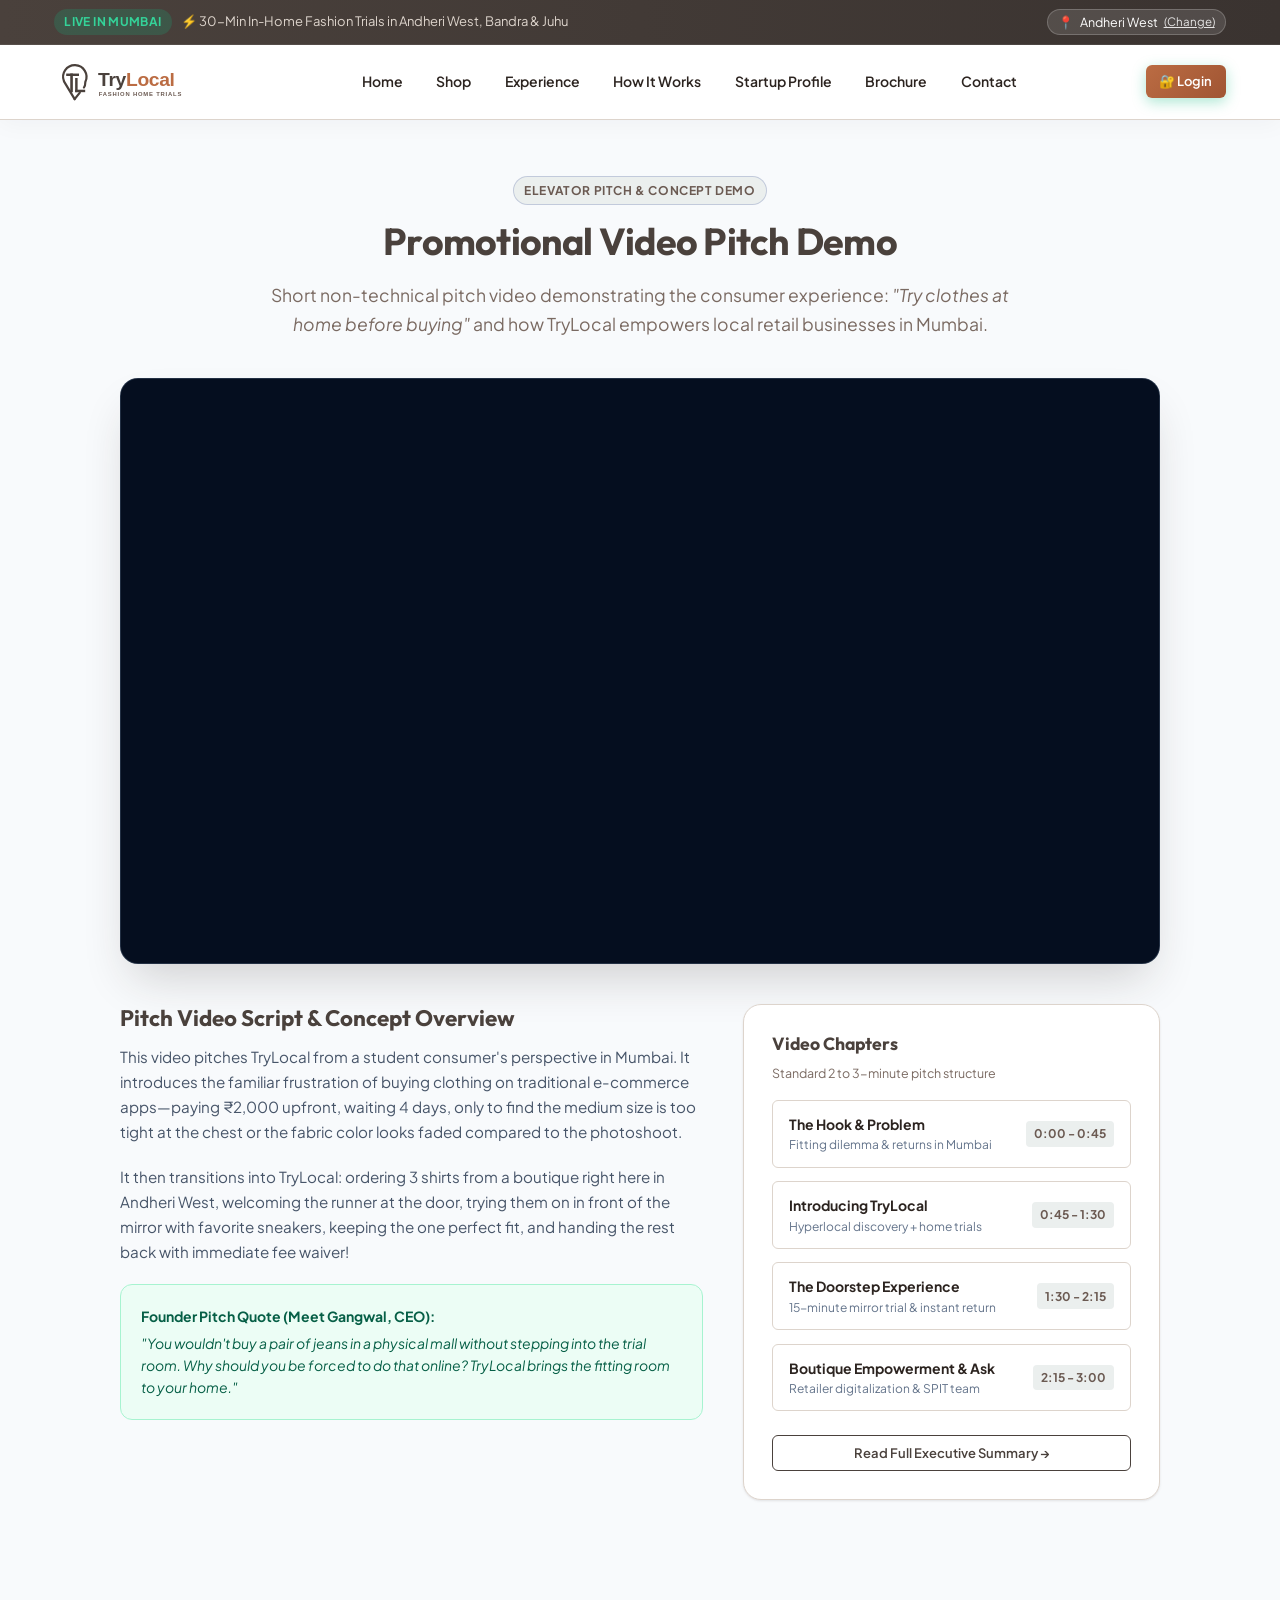
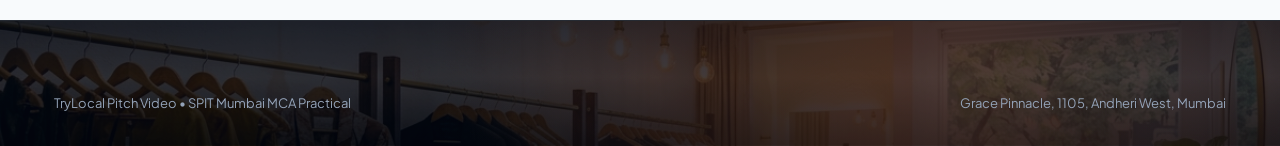
<file: video.html>
<!DOCTYPE html>
<html lang="en">
<head>
  <meta charset="UTF-8">
  <meta name="viewport" content="width=device-width, initial-scale=1.0">
  <title>Pitch Video Demo | TryLocal — Hyperlocal Fashion Home Trials</title>
  <meta name="description" content="Watch the non-technical pitch demo video for TryLocal: Your Favourite Fits, Tried at Home. SPIT Mumbai MCA Startup Pitch.">
  
  <!-- Favicon -->
  <link rel="icon" type="image/svg+xml" href="assets/logo.svg">
  
  <!-- Stylesheets -->
  <link rel="stylesheet" href="css/style.css?v=3">
</head>
<body style="background:#F8FAFC;">

  <!-- Top Announcement Bar -->
  <div class="top-bar">
    <div class="container top-bar-inner">
      <div style="display:flex; align-items:center; gap:0.6rem; flex-wrap:wrap;">
        <span class="top-bar-badge">Live in Mumbai</span>
        <span>⚡ 30-Min In-Home Fashion Trials in Andheri West, Bandra &amp; Juhu</span>
      </div>
      <div class="top-bar-meta">
        <button class="top-bar-loc-btn location-picker-btn" id="topbar-location-btn" style="background:rgba(255,255,255,0.12); border:1px solid rgba(255,255,255,0.2); color:#FFFFFF; font-family:inherit; font-size:0.78rem; cursor:pointer; display:inline-flex; align-items:center; gap:0.35rem; padding:0.25rem 0.65rem; border-radius:9999px; transition:all 0.2s;" title="Click to choose delivery location & store in Mumbai">
          <span>📍</span> <span class="current-location-text">Andheri West, Mumbai</span>
          <span style="text-decoration:underline; font-size:0.72rem; opacity:0.85;">(Change)</span>
        </button>
      </div>
    </div>
  </div>

  <!-- Header (Fixed & Non-wrapping) -->
  <header class="site-header">
    <div class="container navbar">
      <a href="index.html" class="brand-link">
        <img src="assets/logo.svg" alt="TryLocal Logo" height="44">
      </a>

      <nav>
        <ul class="nav-menu" id="primary-nav">
          <li><a href="index.html" class="nav-link" id="nav-home">Home</a></li>
          <li><a href="shop.html" class="nav-link" id="nav-shop">Shop</a></li>
          <li><a href="index.html#experience" class="nav-link" id="nav-experience">Experience</a></li>
          <li><a href="index.html#how-it-works" class="nav-link" id="nav-workflow">How It Works</a></li>
          <li><a href="profile.html" class="nav-link" id="nav-profile">Startup Profile</a></li>
          <li><a href="brochure.html" class="nav-link" id="nav-brochure">Brochure</a></li>
          <li><a href="contact.html" class="nav-link" id="nav-contact">Contact</a></li>
        </ul>
      </nav>

      <div class="nav-cta-group">
        <div id="header-auth-area"></div>
        <button class="mobile-toggle" aria-label="Toggle navigation menu">
          <span></span>
          <span></span>
          <span></span>
        </button>
      </div>
    </div>
  </header>

  <!-- Main Video Showcase -->
  <main class="container section-py-sm">
    <div class="section-header" style="margin-bottom:2.5rem;">
      <span class="badge badge-blue section-tag">Elevator Pitch &amp; Concept Demo</span>
      <h1 class="section-title">Promotional Video Pitch Demo</h1>
      <p class="section-subtitle">
        Short non-technical pitch video demonstrating the consumer experience: <em>"Try clothes at home before buying"</em> and how TryLocal empowers local retail businesses in Mumbai.
      </p>
    </div>

    <div class="video-section-wrapper">
      <!-- Player Card Container -->
      <div class="video-player-card">
        <!-- 16:9 Aspect Ratio Frame Container -->
        <div class="video-frame-aspect">
          
          <!-- Iframe for Live Embedded Google Drive Video -->
          <iframe 
            id="trylocal-video-iframe"
            title="TryLocal Pitch Video Player"
            src="https://drive.google.com/file/d/1EXAqi4V9Hag-8HY2-lWvq5NryW11QBE4/preview"
            style="display:block; width:100%; height:100%; border:none;"
            allow="accelerometer; autoplay; clipboard-write; encrypted-media; gyroscope; picture-in-picture" 
            allowfullscreen>
          </iframe>

        </div>
      </div>

      <!-- Video Synopsis & Chapter Breakdown Grid -->
      <div class="video-details-grid">
        <!-- Left Column: Video Pitch Synopsis -->
        <div>
          <h3 style="font-size:1.4rem; color:var(--color-primary); margin-bottom:0.75rem;">
            Pitch Video Script &amp; Concept Overview
          </h3>
          <p style="color:#475569; font-size:0.95rem; line-height:1.65; margin-bottom:1.25rem;">
            This video pitches TryLocal from a student consumer's perspective in Mumbai. It introduces the familiar frustration of buying clothing on traditional e-commerce apps—paying ₹2,000 upfront, waiting 4 days, only to find the medium size is too tight at the chest or the fabric color looks faded compared to the photoshoot.
          </p>
          <p style="color:#475569; font-size:0.95rem; line-height:1.65; margin-bottom:1.25rem;">
            It then transitions into TryLocal: ordering 3 shirts from a boutique right here in Andheri West, welcoming the runner at the door, trying them on in front of the mirror with favorite sneakers, keeping the one perfect fit, and handing the rest back with immediate fee waiver!
          </p>

          <div style="background:#ECFDF5; border:1px solid #A7F3D0; padding:1.25rem; border-radius:var(--radius-md); font-size:0.875rem; color:#065F46;">
            <strong>Founder Pitch Quote (Meet Gangwal, CEO):</strong>
            <p style="font-style:italic; margin-top:0.25rem;">
              "You wouldn't buy a pair of jeans in a physical mall without stepping into the trial room. Why should you be forced to do that online? TryLocal brings the fitting room to your home."
            </p>
          </div>
        </div>

        <!-- Right Column: Pitch Chapters & Timestamps -->
        <div style="background:#FFFFFF; border:1px solid var(--border-light); border-radius:var(--radius-lg); padding:1.75rem; box-shadow:var(--shadow-sm);">
          <h4 style="font-size:1.1rem; color:var(--color-primary); margin-bottom:0.25rem;">Video Chapters</h4>
          <span style="font-size:0.78rem; color:var(--text-muted);">Standard 2 to 3-minute pitch structure</span>

          <ul class="pitch-chapter-list">
            <li class="pitch-chapter-item">
              <div>
                <strong>The Hook &amp; Problem</strong>
                <div style="font-size:0.75rem; color:#64748B;">Fitting dilemma &amp; returns in Mumbai</div>
              </div>
              <span class="pitch-timestamp">0:00 - 0:45</span>
            </li>
            <li class="pitch-chapter-item">
              <div>
                <strong>Introducing TryLocal</strong>
                <div style="font-size:0.75rem; color:#64748B;">Hyperlocal discovery + home trials</div>
              </div>
              <span class="pitch-timestamp">0:45 - 1:30</span>
            </li>
            <li class="pitch-chapter-item">
              <div>
                <strong>The Doorstep Experience</strong>
                <div style="font-size:0.75rem; color:#64748B;">15-minute mirror trial &amp; instant return</div>
              </div>
              <span class="pitch-timestamp">1:30 - 2:15</span>
            </li>
            <li class="pitch-chapter-item">
              <div>
                <strong>Boutique Empowerment &amp; Ask</strong>
                <div style="font-size:0.75rem; color:#64748B;">Retailer digitalization &amp; SPIT team</div>
              </div>
              <span class="pitch-timestamp">2:15 - 3:00</span>
            </li>
          </ul>

          <div style="margin-top:1.5rem; text-align:center;">
            <a href="profile.html" class="btn btn-sm btn-outline-primary" style="width:100%;">
              <span>Read Full Executive Summary →</span>
            </a>
          </div>
        </div>
      </div>

    </div>
  </main>

  <!-- Footer -->
  <footer class="site-footer" style="margin-top:4rem;">
    <div class="container footer-bottom" style="border:none; padding-top:0;">
      <div>TryLocal Pitch Video • SPIT Mumbai MCA Practical</div>
      <div>Grace Pinnacle, 1105, Andheri West, Mumbai</div>
    </div>
  </footer>

  <script src="js/auth.js"></script>
  <script src="js/main.js"></script>
</body>
</html>
</file>
<file: css/style.css>
/* ==========================================================================
   TryLocal - Hyperlocal Fashion E-commerce & Home-Trial Logistics
   Institutional Project: Sardar Patel Institute of Technology (SPIT), Mumbai
   Authors: Aryan Dandekar, Meet Gangwal, Sujal Meshram, Nupur Thakur
   Design System & Modern Stylesheet
   ========================================================================== */

@import url('https://fonts.googleapis.com/css2?family=Outfit:wght@400;500;600;700;800&family=Plus+Jakarta+Sans:wght@300;400;500;600;700&display=swap');

:root {
  /* === Amber Walnut Morning Palette === */
  --color-primary: #4A413C;        /* Deep Walnut */
  --color-primary-light: #6B5A52;  /* Warm Bark */
  --color-primary-subtle: #EBEFEE; /* Light Linen */

  --color-accent: #BB6C43;         /* Amber Rust (CTA) */
  --color-accent-dark: #A05533;    /* Deeper Amber */
  --color-accent-light: #C8906D;   /* Copper */
  --color-accent-subtle: #F5EDE6;  /* Blush Sand */

  --color-sand: #CCB499;           /* Warm Sand */
  --color-linen: #EBEFEE;          /* Linen White */
  --color-walnut: #4A413C;         /* Deep Walnut */

  --color-warning: #D97706;
  --color-danger: #DC2626;
  --color-info: #BB6C43;

  /* Backgrounds */
  --bg-page: #EBEFEE;              /* Linen */
  --bg-surface: #FFFFFF;
  --bg-subtle: #F5EDE6;            /* Blush Sand */
  --bg-dark: #4A413C;              /* Deep Walnut */
  --bg-dark-surface: #3A3330;      /* Darker Walnut */

  /* Text */
  --text-main: #2C2420;            /* Dark Espresso */
  --text-muted: #7A6A62;           /* Muted Taupe */
  --text-light: #A89990;           /* Light Taupe */
  --text-inverted: #FFFFFF;

  --border-light: #DDD4CC;         /* Warm Beige Border */
  --border-accent: rgba(187, 108, 67, 0.25);
  --border-blue: rgba(74, 65, 60, 0.15);

  /* Shadows */
  --shadow-sm: 0 1px 3px rgba(74, 65, 60, 0.08), 0 1px 2px rgba(74, 65, 60, 0.05);
  --shadow-md: 0 4px 14px -2px rgba(74, 65, 60, 0.12), 0 2px 6px -2px rgba(74, 65, 60, 0.06);
  --shadow-lg: 0 12px 28px -4px rgba(74, 65, 60, 0.14), 0 4px 12px -2px rgba(74, 65, 60, 0.07);
  --shadow-xl: 0 24px 48px -12px rgba(44, 36, 32, 0.2);
  --shadow-accent: 0 10px 25px -5px rgba(187, 108, 67, 0.4);

  /* Radii & Transitions */
  --radius-sm: 6px;
  --radius-md: 12px;
  --radius-lg: 18px;
  --radius-full: 9999px;
  --transition: all 0.25s cubic-bezier(0.16, 1, 0.3, 1);

  /* Fonts */
  --font-heading: 'Outfit', -apple-system, BlinkMacSystemFont, 'Segoe UI', sans-serif;
  --font-body: 'Plus Jakarta Sans', -apple-system, BlinkMacSystemFont, 'Segoe UI', sans-serif;
}

/* ==========================================================================
   Base & Reset
   ========================================================================== */
*, *::before, *::after {
  box-sizing: border-box;
  margin: 0;
  padding: 0;
}

html {
  scroll-behavior: smooth;
  font-size: 16px;
  -webkit-text-size-adjust: 100%;
}

body {
  font-family: var(--font-body);
  background-color: var(--bg-page);
  color: var(--text-main);
  line-height: 1.6;
  overflow-x: hidden;
  -webkit-font-smoothing: antialiased;
}

img, svg {
  display: block;
  max-width: 100%;
}

a {
  color: inherit;
  text-decoration: none;
  transition: var(--transition);
}

button {
  font-family: inherit;
  cursor: pointer;
  border: none;
  background: none;
  transition: var(--transition);
}

h1, h2, h3, h4, h5, h6 {
  font-family: var(--font-heading);
  color: var(--color-primary);
  font-weight: 700;
  line-height: 1.25;
}

/* Container */
.container {
  width: 100%;
  max-width: 1220px;
  margin: 0 auto;
  padding: 0 1.5rem;
}

.container-narrow {
  max-width: 960px;
  margin: 0 auto;
  padding: 0 1.5rem;
}

/* ==========================================================================
   Header & Navigation (Fixed & Non-wrapping)
   ========================================================================== */
/* Top Header Banner */
.top-bar {
  background: linear-gradient(90deg, #4A413C 0%, #3A3330 100%);
  color: #DDD4CC;
  font-size: 0.8125rem;
  padding: 0.55rem 0;
  border-bottom: 1px solid rgba(255, 255, 255, 0.08);
  position: relative;
  z-index: 1001;
}

.top-bar-inner {
  display: flex;
  align-items: center;
  justify-content: space-between;
  flex-wrap: wrap;
  gap: 0.75rem;
}

.top-bar-badge {
  display: inline-flex;
  align-items: center;
  gap: 0.4rem;
  background: rgba(16, 185, 129, 0.2);
  color: #34D399;
  padding: 0.2rem 0.65rem;
  border-radius: var(--radius-full);
  font-weight: 700;
  font-size: 0.75rem;
  letter-spacing: 0.03em;
  text-transform: uppercase;
}

.top-bar-meta {
  display: flex;
  align-items: center;
  gap: 1.25rem;
  font-size: 0.8125rem;
}

.top-bar-meta a {
  display: inline-flex;
  align-items: center;
  gap: 0.4rem;
  color: #CBD5E1;
  white-space: nowrap;
}

.top-bar-meta a:hover {
  color: var(--color-accent-light);
}

.top-bar-lead-pill {
  background: rgba(255, 255, 255, 0.1);
  padding: 0.15rem 0.65rem;
  border-radius: var(--radius-full);
  color: #F8FAFC;
  font-weight: 500;
}

/* Main Sticky Navbar */
.site-header {
  position: sticky;
  top: 0;
  z-index: 1000;
  background: rgba(255, 255, 255, 0.96);
  backdrop-filter: blur(14px);
  -webkit-backdrop-filter: blur(14px);
  border-bottom: 1px solid var(--border-light);
  box-shadow: 0 4px 25px rgba(15, 23, 42, 0.04);
  transition: var(--transition);
}

.navbar {
  display: flex;
  align-items: center;
  justify-content: space-between;
  height: 74px;
  gap: 1rem;
}

.brand-link {
  display: flex;
  align-items: center;
  gap: 0.75rem;
  flex-shrink: 0;
  white-space: nowrap;
}

.brand-link img, .brand-logo-svg {
  height: 44px;
  width: auto;
}

/* Navigation Links - STRICTLY PREVENT WRAPPING */
.nav-menu {
  display: flex;
  align-items: center;
  list-style: none;
  gap: 0.4rem;
  white-space: nowrap;
  flex-shrink: 0;
}

.nav-link {
  padding: 0.5rem 0.85rem;
  border-radius: var(--radius-full);
  font-size: 0.875rem;
  font-weight: 600;
  color: var(--text-main);
  position: relative;
  white-space: nowrap;
  word-break: keep-all;
  transition: var(--transition);
  display: inline-flex;
  align-items: center;
}

.nav-link:hover {
  color: var(--color-accent-dark);
  background: var(--color-accent-subtle);
}

.nav-link.active {
  color: #065F46;
  background: var(--color-accent-subtle);
  font-weight: 700;
}

.nav-cta-group {
  display: flex;
  align-items: center;
  gap: 0.75rem;
  flex-shrink: 0;
  white-space: nowrap;
}

/* Mobile Toggle */
.mobile-toggle {
  display: none;
  flex-direction: column;
  justify-content: space-between;
  width: 28px;
  height: 20px;
  background: transparent;
  padding: 0;
}

.mobile-toggle span {
  display: block;
  height: 3px;
  width: 100%;
  background-color: var(--color-primary);
  border-radius: 3px;
  transition: var(--transition);
}

.mobile-toggle.is-active span:nth-child(1) {
  transform: translateY(8.5px) rotate(45deg);
}
.mobile-toggle.is-active span:nth-child(2) {
  opacity: 0;
}
.mobile-toggle.is-active span:nth-child(3) {
  transform: translateY(-8.5px) rotate(-45deg);
}

/* ==========================================================================
   Buttons & UI Elements
   ========================================================================== */
.btn {
  display: inline-flex;
  align-items: center;
  justify-content: center;
  gap: 0.5rem;
  padding: 0.65rem 1.35rem;
  border-radius: var(--radius-md);
  font-size: 0.925rem;
  font-weight: 600;
  text-align: center;
  white-space: nowrap;
  transition: var(--transition);
}

.btn-primary {
  background: linear-gradient(135deg, var(--color-accent) 0%, var(--color-accent-dark) 100%);
  color: #FFFFFF;
  box-shadow: 0 4px 14px rgba(16, 185, 129, 0.35);
}

.btn-primary:hover {
  transform: translateY(-2px);
  box-shadow: 0 6px 20px rgba(16, 185, 129, 0.45);
  background: linear-gradient(135deg, #12cf92 0%, var(--color-accent-dark) 100%);
}

.btn-secondary {
  background: var(--color-primary);
  color: #FFFFFF;
  box-shadow: 0 4px 14px rgba(10, 37, 64, 0.25);
}

.btn-secondary:hover {
  background: var(--color-primary-light);
  transform: translateY(-2px);
  box-shadow: 0 6px 20px rgba(10, 37, 64, 0.35);
}

.btn-outline {
  background: transparent;
  border: 1.5px solid var(--border-light);
  color: var(--text-main);
}

.btn-outline:hover {
  border-color: var(--color-accent);
  color: var(--color-accent-dark);
  background: var(--color-accent-subtle);
  transform: translateY(-2px);
}

.btn-outline-primary {
  background: transparent;
  border: 1.5px solid var(--color-primary);
  color: var(--color-primary);
}

.btn-outline-primary:hover {
  background: var(--color-primary);
  color: #FFFFFF;
  transform: translateY(-2px);
}

.btn-sm {
  padding: 0.4rem 0.85rem;
  font-size: 0.8125rem;
  border-radius: var(--radius-sm);
}

.btn-lg {
  padding: 0.85rem 1.85rem;
  font-size: 1.05rem;
  border-radius: var(--radius-lg);
}

.badge {
  display: inline-flex;
  align-items: center;
  gap: 0.35rem;
  font-size: 0.75rem;
  font-weight: 700;
  text-transform: uppercase;
  letter-spacing: 0.05em;
  padding: 0.25rem 0.65rem;
  border-radius: var(--radius-full);
}

.badge-green {
  background: var(--color-accent-subtle);
  color: var(--color-accent-dark);
  border: 1px solid rgba(16, 185, 129, 0.3);
}

.badge-blue {
  background: var(--color-primary-subtle);
  color: var(--color-primary-light);
  border: 1px solid rgba(30, 58, 138, 0.2);
}

.badge-warning {
  background: #FEF3C7;
  color: #B45309;
  border: 1px solid #FDE68A;
}

/* ==========================================================================
   Section Headers & Common Layout
   ========================================================================== */
.section-py {
  padding: 5.5rem 0;
}

.section-py-sm {
  padding: 3.5rem 0;
}

.section-header {
  text-align: center;
  max-width: 760px;
  margin: 0 auto 3.5rem;
}

.section-tag {
  display: inline-block;
  margin-bottom: 0.85rem;
}

.section-title {
  font-size: 2.35rem;
  margin-bottom: 1rem;
  letter-spacing: -0.02em;
}

.section-subtitle {
  font-size: 1.1rem;
  color: var(--text-muted);
  line-height: 1.6;
}

/* ==========================================================================
   Hero Section
   ========================================================================== */
.hero-section {
  position: relative;
  background: linear-gradient(180deg, #FFFFFF 0%, #F1F5F9 100%);
  padding: 4.5rem 0 5.5rem;
  overflow: hidden;
}

.hero-bg-shapes {
  position: absolute;
  inset: 0;
  pointer-events: none;
  z-index: 1;
}

.hero-blob-1 {
  position: absolute;
  top: -100px;
  right: -80px;
  width: 500px;
  height: 500px;
  background: radial-gradient(circle, rgba(16, 185, 129, 0.12) 0%, rgba(255, 255, 255, 0) 70%);
  border-radius: 50%;
}

.hero-blob-2 {
  position: absolute;
  bottom: -120px;
  left: -80px;
  width: 480px;
  height: 480px;
  background: radial-gradient(circle, rgba(30, 58, 138, 0.08) 0%, rgba(255, 255, 255, 0) 70%);
  border-radius: 50%;
}

.hero-grid {
  display: grid;
  grid-template-columns: 1.15fr 0.95fr;
  align-items: center;
  gap: 3.5rem;
  position: relative;
  z-index: 2;
}

.hero-content {
  display: flex;
  flex-direction: column;
  gap: 1.5rem;
}

.hero-academic-banner {
  display: inline-flex;
  align-items: center;
  gap: 0.6rem;
  background: #FFFFFF;
  border: 1px solid var(--border-light);
  padding: 0.4rem 0.9rem;
  border-radius: var(--radius-full);
  box-shadow: var(--shadow-sm);
  width: fit-content;
  font-size: 0.8125rem;
  color: var(--text-muted);
}

.hero-academic-banner strong {
  color: var(--color-primary);
}

.hero-title {
  font-size: 3.25rem;
  line-height: 1.12;
  letter-spacing: -0.03em;
  color: var(--color-primary);
}

.hero-title .gradient-text {
  background: linear-gradient(135deg, var(--color-accent-dark) 0%, #10B981 50%, #0369A1 100%);
  -webkit-background-clip: text;
  -webkit-text-fill-color: transparent;
}

.hero-description {
  font-size: 1.18rem;
  color: #475569;
  line-height: 1.65;
  max-width: 580px;
}

.hero-cta-row {
  display: flex;
  flex-wrap: wrap;
  align-items: center;
  gap: 1rem;
  margin-top: 0.5rem;
}

.hero-trust-row {
  display: flex;
  align-items: center;
  gap: 1.75rem;
  padding-top: 1rem;
  border-top: 1px solid var(--border-light);
}

.trust-item {
  display: flex;
  align-items: center;
  gap: 0.5rem;
  font-size: 0.85rem;
  font-weight: 600;
  color: var(--text-muted);
}

.trust-icon {
  width: 20px;
  height: 20px;
  color: var(--color-accent);
}

/* Hero Visual & Interactive Mockup */
.hero-visual-wrapper {
  position: relative;
}

.hero-card-main {
  background: #FFFFFF;
  border-radius: var(--radius-lg);
  overflow: hidden;
  box-shadow: var(--shadow-xl);
  border: 1px solid rgba(226, 232, 240, 0.8);
  transition: transform 0.4s ease;
}

.hero-card-main:hover {
  transform: translateY(-4px);
}

.hero-img {
  width: 100%;
  height: 380px;
  object-fit: cover;
  display: block;
}

.hero-card-overlay {
  padding: 1.5rem;
  background: #FFFFFF;
  display: flex;
  align-items: center;
  justify-content: space-between;
  gap: 1rem;
}

.hero-metric {
  display: flex;
  flex-direction: column;
}

.hero-metric-val {
  font-size: 1.5rem;
  font-weight: 800;
  color: var(--color-primary);
  line-height: 1.1;
}

.hero-metric-label {
  font-size: 0.75rem;
  color: var(--text-muted);
  text-transform: uppercase;
  font-weight: 600;
  letter-spacing: 0.04em;
}

.floating-pill {
  position: absolute;
  background: rgba(255, 255, 255, 0.95);
  backdrop-filter: blur(8px);
  padding: 0.75rem 1.1rem;
  border-radius: var(--radius-md);
  box-shadow: var(--shadow-lg);
  border: 1px solid rgba(255, 255, 255, 0.9);
  display: flex;
  align-items: center;
  gap: 0.75rem;
  z-index: 3;
}

.floating-pill-left {
  top: 24px;
  left: -28px;
  animation: floatSlow 4s ease-in-out infinite alternate;
}

.floating-pill-right {
  bottom: 210px; /* Positioned on the photo, safely above the white overlay card so return fee and delivery metrics are 100% visible */
  right: -24px;
  animation: floatSlow 4s ease-in-out infinite alternate 2s;
}

@keyframes floatSlow {
  0% { transform: translateY(0px); }
  100% { transform: translateY(-8px); }
}

.pill-icon-box {
  width: 38px;
  height: 38px;
  border-radius: 10px;
  display: flex;
  align-items: center;
  justify-content: center;
  font-size: 1.15rem;
}

.pill-icon-green {
  background: var(--color-accent-subtle);
  color: var(--color-accent-dark);
}

.pill-icon-blue {
  background: var(--color-primary-subtle);
  color: var(--color-primary-light);
}

.pill-text strong {
  display: block;
  font-size: 0.85rem;
  color: var(--color-primary);
}

.pill-text span {
  font-size: 0.75rem;
  color: var(--text-muted);
}

/* ==========================================================================
   Vision & Mission Section
   ========================================================================== */
.vision-mission-grid {
  display: grid;
  grid-template-columns: 1fr 1fr;
  gap: 2rem;
}

.vm-card {
  position: relative;
  border-radius: var(--radius-lg);
  padding: 2.75rem;
  color: #FFFFFF;
  overflow: hidden;
  box-shadow: var(--shadow-lg);
  display: flex;
  flex-direction: column;
  justify-content: space-between;
  transition: transform 0.3s ease;
}

.vm-card:hover {
  transform: translateY(-4px);
}

.vm-card-vision {
  background: linear-gradient(135deg, #0A2540 0%, #153A6A 100%);
  border: 1px solid rgba(255, 255, 255, 0.1);
}

.vm-card-mission {
  background: linear-gradient(135deg, #064E3B 0%, #065F46 60%, #047857 100%);
  border: 1px solid rgba(255, 255, 255, 0.1);
}

.vm-icon-wrap {
  width: 58px;
  height: 58px;
  border-radius: 16px;
  display: flex;
  align-items: center;
  justify-content: center;
  background: rgba(255, 255, 255, 0.15);
  backdrop-filter: blur(6px);
  margin-bottom: 1.75rem;
}

.vm-header-label {
  font-size: 0.8rem;
  letter-spacing: 0.12em;
  text-transform: uppercase;
  color: rgba(255, 255, 255, 0.7);
  font-weight: 700;
  margin-bottom: 0.5rem;
}

.vm-title {
  color: #FFFFFF;
  font-size: 1.85rem;
  margin-bottom: 1.15rem;
}

.vm-text {
  font-size: 1.125rem;
  line-height: 1.7;
  color: rgba(255, 255, 255, 0.92);
  margin-bottom: 1.75rem;
}

.vm-footer-tag {
  font-size: 0.85rem;
  padding-top: 1.25rem;
  border-top: 1px solid rgba(255, 255, 255, 0.15);
  color: rgba(255, 255, 255, 0.8);
  font-weight: 500;
  font-style: italic;
}

/* ==========================================================================
   Team Section
   ========================================================================== */
.team-grid {
  display: grid;
  grid-template-columns: repeat(4, 1fr);
  gap: 1.75rem;
}

.team-card {
  background: #FFFFFF;
  border: 1px solid var(--border-light);
  border-radius: var(--radius-lg);
  padding: 2rem 1.5rem;
  box-shadow: var(--shadow-sm);
  display: flex;
  flex-direction: column;
  align-items: center;
  text-align: center;
  position: relative;
  transition: var(--transition);
}

.team-card:hover {
  transform: translateY(-6px);
  box-shadow: var(--shadow-lg);
  border-color: rgba(16, 185, 129, 0.4);
}

.team-avatar-wrapper {
  position: relative;
  width: 110px;
  height: 110px;
  margin-bottom: 1.25rem;
}

.team-avatar-img {
  width: 100%;
  height: 100%;
  border-radius: 50%;
  object-fit: cover;
  box-shadow: var(--shadow-md);
  border: 3px solid #FFFFFF;
}

.team-ucid-badge {
  position: absolute;
  bottom: -4px;
  background: var(--color-primary);
  color: #FFFFFF;
  font-size: 0.68rem;
  font-weight: 700;
  padding: 0.2rem 0.55rem;
  border-radius: var(--radius-full);
  letter-spacing: 0.03em;
  white-space: nowrap;
  box-shadow: 0 2px 6px rgba(0, 0, 0, 0.2);
}

.team-name {
  font-size: 1.25rem;
  margin-bottom: 0.25rem;
  color: var(--color-primary);
}

.team-role {
  font-size: 0.85rem;
  font-weight: 700;
  color: var(--color-accent-dark);
  margin-bottom: 0.85rem;
  line-height: 1.3;
}

.team-responsibilities {
  list-style: none;
  font-size: 0.8125rem;
  color: var(--text-muted);
  text-align: left;
  margin: 0.75rem 0 1.25rem;
  padding: 0.75rem;
  background: var(--bg-subtle);
  border-radius: var(--radius-sm);
  width: 100%;
}

.team-responsibilities li {
  margin-bottom: 0.35rem;
  position: relative;
  padding-left: 1.1rem;
  line-height: 1.4;
}

.team-responsibilities li::before {
  content: "•";
  position: absolute;
  left: 0.2rem;
  color: var(--color-accent);
  font-weight: bold;
}

.team-contact-box {
  width: 100%;
  border-top: 1px solid var(--border-light);
  padding-top: 0.85rem;
  margin-top: auto;
  display: flex;
  flex-direction: column;
  gap: 0.4rem;
  font-size: 0.75rem;
}

.team-contact-link {
  display: inline-flex;
  align-items: center;
  justify-content: center;
  gap: 0.35rem;
  color: var(--text-muted);
}

.team-contact-link:hover {
  color: var(--color-accent-dark);
}

/* ==========================================================================
   Operational Journey & 10-Step Workflow
   ========================================================================== */
.workflow-section {
  background: #FFFFFF;
  border-top: 1px solid var(--border-light);
  border-bottom: 1px solid var(--border-light);
}

.workflow-stepper {
  display: grid;
  grid-template-columns: repeat(5, 1fr);
  gap: 1.25rem;
  margin-bottom: 2rem;
}

.workflow-step-card {
  background: var(--bg-page);
  border: 1px solid var(--border-light);
  border-radius: var(--radius-md);
  padding: 1.35rem 1.1rem;
  position: relative;
  transition: var(--transition);
  display: flex;
  flex-direction: column;
}

.workflow-step-card:hover {
  background: #FFFFFF;
  border-color: var(--color-accent);
  box-shadow: var(--shadow-md);
  transform: translateY(-3px);
}

.workflow-step-num {
  width: 32px;
  height: 32px;
  border-radius: 50%;
  background: var(--color-primary);
  color: #FFFFFF;
  font-weight: 800;
  font-size: 0.85rem;
  display: flex;
  align-items: center;
  justify-content: center;
  margin-bottom: 0.85rem;
  box-shadow: 0 2px 6px rgba(10, 37, 64, 0.25);
}

.step-card-active .workflow-step-num {
  background: var(--color-accent);
  box-shadow: 0 2px 8px rgba(16, 185, 129, 0.4);
}

.workflow-step-title {
  font-size: 0.95rem;
  font-weight: 700;
  margin-bottom: 0.4rem;
  color: var(--color-primary);
}

.workflow-step-desc {
  font-size: 0.8rem;
  color: var(--text-muted);
  line-height: 1.45;
}

.workflow-decision-banner {
  background: linear-gradient(135deg, #EFF6FF 0%, #ECFDF5 100%);
  border: 1.5px dashed #10B981;
  border-radius: var(--radius-lg);
  padding: 1.75rem 2rem;
  margin-top: 1.5rem;
  display: flex;
  align-items: center;
  justify-content: space-between;
  flex-wrap: wrap;
  gap: 1.5rem;
}

.decision-info-left {
  max-width: 600px;
}

.decision-info-left h4 {
  font-size: 1.2rem;
  color: var(--color-primary);
  margin-bottom: 0.35rem;
}

.decision-info-left p {
  font-size: 0.9rem;
  color: #475569;
}

.decision-pills {
  display: flex;
  gap: 1rem;
}

.decision-badge-keep {
  background: #10B981;
  color: #FFFFFF;
  padding: 0.6rem 1.1rem;
  border-radius: var(--radius-md);
  font-size: 0.85rem;
  font-weight: 700;
  display: inline-flex;
  align-items: center;
  gap: 0.4rem;
}

.decision-badge-return {
  background: #0A2540;
  color: #FFFFFF;
  padding: 0.6rem 1.1rem;
  border-radius: var(--radius-md);
  font-size: 0.85rem;
  font-weight: 700;
  display: inline-flex;
  align-items: center;
  gap: 0.4rem;
}

/* ==========================================================================
   Interactive Try-At-Home Simulation Widget
   ========================================================================== */
.simulator-container {
  background: #FFFFFF;
  border-radius: var(--radius-lg);
  box-shadow: var(--shadow-xl);
  border: 1px solid var(--border-light);
  overflow: hidden;
  margin-top: 2rem;
}

.simulator-header {
  background: linear-gradient(90deg, #0A2540 0%, #153A6A 100%);
  color: #FFFFFF;
  padding: 1.25rem 2rem;
  display: flex;
  align-items: center;
  justify-content: space-between;
}

.simulator-header h3 {
  color: #FFFFFF;
  font-size: 1.25rem;
  display: flex;
  align-items: center;
  gap: 0.5rem;
}

.sim-body-grid {
  display: grid;
  grid-template-columns: 1.35fr 1fr;
  gap: 0;
}

.sim-picker-col {
  padding: 2rem;
  border-right: 1px solid var(--border-light);
}

.sim-summary-col {
  padding: 2rem;
  background: #F8FAFC;
  display: flex;
  flex-direction: column;
  justify-content: space-between;
}

.sim-clothes-grid {
  display: grid;
  grid-template-columns: repeat(3, 1fr);
  gap: 1rem;
  margin: 1.25rem 0;
}

.sim-item-card {
  border: 1.5px solid var(--border-light);
  border-radius: var(--radius-md);
  padding: 0.85rem;
  text-align: center;
  cursor: pointer;
  transition: var(--transition);
  background: #FFFFFF;
}

.sim-item-card:hover {
  border-color: var(--color-accent);
  transform: translateY(-2px);
}

.sim-item-card.is-selected {
  border-color: var(--color-accent);
  background: var(--color-accent-subtle);
  box-shadow: var(--shadow-sm);
}

.sim-item-thumb {
  font-size: 2.25rem;
  margin-bottom: 0.35rem;
}

.sim-item-name {
  font-size: 0.85rem;
  font-weight: 700;
  color: var(--color-primary);
  margin-bottom: 0.2rem;
}

.sim-item-store {
  font-size: 0.72rem;
  color: var(--text-muted);
}

.sim-item-price {
  font-size: 0.85rem;
  font-weight: 800;
  color: var(--color-accent-dark);
  margin-top: 0.35rem;
}

.sim-order-list {
  list-style: none;
  display: flex;
  flex-direction: column;
  gap: 0.65rem;
  margin: 1rem 0;
}

.sim-order-row {
  display: flex;
  align-items: center;
  justify-content: space-between;
  padding: 0.5rem 0.75rem;
  background: #FFFFFF;
  border: 1px solid var(--border-light);
  border-radius: var(--radius-sm);
  font-size: 0.8125rem;
}

.sim-status-toggle {
  display: inline-flex;
  gap: 0.25rem;
}

.sim-toggle-btn {
  padding: 0.2rem 0.5rem;
  font-size: 0.72rem;
  border-radius: 4px;
  font-weight: 600;
  border: 1px solid var(--border-light);
}

.sim-toggle-btn.btn-active-keep {
  background: #10B981;
  color: #FFFFFF;
  border-color: #10B981;
}

.sim-toggle-btn.btn-active-return {
  background: #EF4444;
  color: #FFFFFF;
  border-color: #EF4444;
}

.sim-calc-box {
  border-top: 1px solid var(--border-light);
  padding-top: 1rem;
  display: flex;
  flex-direction: column;
  gap: 0.4rem;
  font-size: 0.85rem;
}

.sim-calc-row {
  display: flex;
  justify-content: space-between;
  color: var(--text-muted);
}

.sim-calc-total {
  font-size: 1.15rem;
  font-weight: 800;
  color: var(--color-primary);
  margin-top: 0.5rem;
  padding-top: 0.5rem;
  border-top: 1.5px solid var(--border-light);
}

/* ==========================================================================
   Startup Profile Official Sheet Page (profile.html)
   ========================================================================== */
.profile-sheet-container {
  background: #FFFFFF;
  max-width: 960px;
  margin: 2.5rem auto;
  border-radius: var(--radius-lg);
  box-shadow: var(--shadow-lg);
  border: 1px solid var(--border-light);
  overflow: hidden;
}

.profile-sheet-header {
  background: linear-gradient(135deg, #0A2540 0%, #102A56 60%, #0F3F94 100%);
  color: #FFFFFF;
  padding: 3rem 3rem 2.5rem;
  position: relative;
}

.profile-header-top {
  display: flex;
  justify-content: space-between;
  align-items: flex-start;
  flex-wrap: wrap;
  gap: 1rem;
  margin-bottom: 1.5rem;
}

.profile-college-tag {
  font-size: 0.85rem;
  font-weight: 600;
  letter-spacing: 0.05em;
  color: #A7F3D0;
  text-transform: uppercase;
}

.profile-actions-bar {
  display: flex;
  gap: 0.65rem;
}

.profile-main-title {
  color: #FFFFFF;
  font-size: 2.5rem;
  font-weight: 800;
  margin-bottom: 0.4rem;
  letter-spacing: -0.02em;
}

.profile-tagline-quote {
  font-size: 1.2rem;
  color: #E2E8F0;
  font-style: italic;
  margin-bottom: 1.25rem;
}

.profile-header-meta-grid {
  display: grid;
  grid-template-columns: repeat(3, 1fr);
  gap: 1.5rem;
  padding-top: 1.25rem;
  border-top: 1px solid rgba(255, 255, 255, 0.15);
  font-size: 0.85rem;
}

.profile-meta-block strong {
  display: block;
  color: #94A3B8;
  font-size: 0.72rem;
  text-transform: uppercase;
  letter-spacing: 0.05em;
  margin-bottom: 0.2rem;
}

.profile-meta-block span {
  color: #FFFFFF;
  font-weight: 600;
}

.profile-sheet-body {
  padding: 3rem;
  display: flex;
  flex-direction: column;
  gap: 2.75rem;
}

.profile-section-block {
  display: flex;
  flex-direction: column;
  gap: 1rem;
}

.profile-heading {
  font-size: 1.35rem;
  color: var(--color-primary);
  display: flex;
  align-items: center;
  gap: 0.65rem;
  border-bottom: 2px solid var(--border-light);
  padding-bottom: 0.5rem;
}

.profile-heading-num {
  background: var(--color-accent-subtle);
  color: var(--color-accent-dark);
  font-size: 0.8rem;
  font-weight: 800;
  padding: 0.2rem 0.55rem;
  border-radius: var(--radius-sm);
}

.profile-text-content {
  color: #334155;
  font-size: 0.975rem;
  line-height: 1.7;
}

.profile-table {
  width: 100%;
  border-collapse: collapse;
  font-size: 0.875rem;
  margin-top: 0.75rem;
}

.profile-table th, .profile-table td {
  padding: 0.85rem 1rem;
  text-align: left;
  border-bottom: 1px solid var(--border-light);
}

.profile-table th {
  background: #F8FAFC;
  color: var(--color-primary);
  font-weight: 700;
}

.profile-table tr:hover td {
  background: #F8FAFC;
}

.swot-matrix-grid {
  display: grid;
  grid-template-columns: 1fr 1fr;
  gap: 1.25rem;
  margin-top: 0.5rem;
}

.swot-box {
  padding: 1.35rem;
  border-radius: var(--radius-md);
  border: 1px solid var(--border-light);
}

.swot-s { background: #ECFDF5; border-color: #A7F3D0; }
.swot-w { background: #EFF6FF; border-color: #BFDBFE; }
.swot-o { background: #F0FDF4; border-color: #BBF7D0; }
.swot-t { background: #FFFBEB; border-color: #FDE68A; }

.swot-title {
  font-size: 1rem;
  font-weight: 700;
  margin-bottom: 0.5rem;
  display: flex;
  align-items: center;
  gap: 0.4rem;
}

.swot-s .swot-title { color: #065F46; }
.swot-w .swot-title { color: #1E40AF; }
.swot-o .swot-title { color: #15803D; }
.swot-t .swot-title { color: #B45309; }

.swot-list {
  list-style: none;
  font-size: 0.85rem;
  color: #334155;
}

.swot-list li {
  margin-bottom: 0.35rem;
  position: relative;
  padding-left: 1rem;
}

.swot-list li::before {
  content: "•";
  position: absolute;
  left: 0;
  font-weight: bold;
}

/* ==========================================================================
   Brochure Section & PDF Viewer Showcase (brochure.html)
   ========================================================================== */
.brochure-showcase-box {
  background: #FFFFFF;
  border-radius: var(--radius-lg);
  box-shadow: var(--shadow-lg);
  border: 1px solid var(--border-light);
  overflow: hidden;
  margin-top: 1.5rem;
}

.brochure-toolbar {
  background: #0A2540;
  color: #FFFFFF;
  padding: 1rem 2rem;
  display: flex;
  align-items: center;
  justify-content: space-between;
  flex-wrap: wrap;
  gap: 1rem;
}

.brochure-view-tabs {
  display: flex;
  background: rgba(255, 255, 255, 0.1);
  padding: 0.25rem;
  border-radius: var(--radius-md);
  gap: 0.25rem;
}

.brochure-tab-btn {
  color: #CBD5E1;
  padding: 0.45rem 1rem;
  border-radius: var(--radius-sm);
  font-size: 0.85rem;
  font-weight: 600;
}

.brochure-tab-btn.is-active {
  background: #BB6C43;
  color: #FFFFFF;
}

.brochure-viewer-layout {
  display: flex;
  gap: 2rem;
  align-items: flex-start;
  justify-content: center;
}

.brochure-spread-wrapper {
  background: #4A413C;
  padding: 2.5rem 1.5rem;
  border-radius: 16px;
  display: flex;
  justify-content: center;
  align-items: stretch;
  gap: 2rem;
  box-shadow: 0 20px 40px rgba(74, 65, 60, 0.25);
  overflow-x: auto;
}

.brochure-sidebar {
  width: 240px;
  flex-shrink: 0;
  position: sticky;
  top: 90px;
}

.brochure-sidebar-inner {
  background: #FFFFFF;
  border: 1px solid #CCB499;
  border-radius: 12px;
  padding: 1.5rem;
  text-align: center;
  box-shadow: 0 4px 16px rgba(74, 65, 60, 0.08);
}

.brochure-sidebar-title {
  font-size: 1.15rem;
  font-weight: 700;
  color: #4A413C;
  line-height: 1.3;
  margin: 0.75rem 0 0.25rem;
}

.brochure-sidebar-subtitle {
  font-size: 0.75rem;
  color: #6B5A52;
}

.brochure-sidebar-divider {
  height: 1px;
  background: #EBEFEE;
  margin: 1rem 0;
}

.brochure-sidebar-dl {
  width: 100%;
}

.brochure-sidebar-meta {
  font-size: 0.75rem;
  color: #6B5A52;
  display: flex;
  flex-direction: column;
  gap: 0.35rem;
  text-align: left;
}

@media (max-width: 992px) {
  .brochure-viewer-layout {
    flex-direction: column;
    align-items: center;
  }
  .brochure-sidebar {
    width: 100%;
    max-width: 500px;
    position: static;
  }
  .brochure-spread-wrapper {
    flex-direction: column;
    align-items: center;
  }
}

/* Authentic Two-Page High-Fidelity Brochure Cards */
.brochure-page-card {
  width: 500px;
  min-height: 700px;
  background: #FFFFFF;
  box-shadow: 0 20px 40px rgba(0, 0, 0, 0.35);
  border-radius: 8px;
  overflow: hidden;
  display: flex;
  flex-direction: column;
  position: relative;
  flex-shrink: 0;
}

.brochure-p1-header {
  background: linear-gradient(135deg, #4A413C 0%, #352E2A 100%);
  color: #FFFFFF;
  padding: 2.5rem 2rem 2rem;
  position: relative;
}

.brochure-badge {
  display: inline-block;
  background: #BB6C43;
  color: #FFFFFF;
  font-size: 0.7rem;
  font-weight: 700;
  text-transform: uppercase;
  letter-spacing: 0.08em;
  padding: 0.25rem 0.65rem;
  border-radius: var(--radius-full);
  margin-bottom: 0.85rem;
}

.brochure-p1-title {
  color: #FFFFFF;
  font-size: 2.2rem;
  line-height: 1.15;
  margin-bottom: 0.5rem;
}

.brochure-p1-title span {
  color: #C8906D;
}

.brochure-p1-tagline {
  font-size: 1rem;
  color: #CCB499;
  font-style: italic;
}

.brochure-p1-body {
  padding: 1.75rem 2rem;
  display: flex;
  flex-direction: column;
  gap: 1.25rem;
  flex: 1;
}

.brochure-feature-box {
  display: flex;
  gap: 1rem;
  align-items: flex-start;
}

.brochure-feat-icon {
  width: 38px;
  height: 38px;
  border-radius: 10px;
  background: #EBEFEE;
  color: #BB6C43;
  display: flex;
  align-items: center;
  justify-content: center;
  font-size: 1.1rem;
  flex-shrink: 0;
}

.brochure-feat-content h4 {
  font-size: 0.95rem;
  color: var(--color-primary);
  margin-bottom: 0.2rem;
}

.brochure-feat-content p {
  font-size: 0.8rem;
  color: #4A413C;
  line-height: 1.45;
}

.brochure-page-footer {
  background: #FAF8F5;
  border-top: 1px solid #EBEFEE;
  padding: 1rem 2rem;
  font-size: 0.72rem;
  color: #6B5A52;
  display: flex;
  align-items: center;
  justify-content: space-between;
}

/* Page 2 of Brochure */
.brochure-p2-header {
  background: linear-gradient(135deg, #6B5A52 0%, #4A413C 100%);
  color: #FFFFFF;
  padding: 2rem;
}

.brochure-p2-header h3 {
  color: #FFFFFF;
  font-size: 1.6rem;
  margin-bottom: 0.25rem;
}

.brochure-steps-list {
  display: flex;
  flex-direction: column;
  gap: 0.75rem;
  padding: 1.5rem 2rem;
  flex: 1;
}

.brochure-mini-step {
  display: flex;
  align-items: center;
  gap: 0.75rem;
  font-size: 0.8rem;
  background: #FAF8F5;
  border: 1px solid #EBEFEE;
  padding: 0.5rem 0.85rem;
  border-radius: var(--radius-sm);
  color: #4A413C;
}

.brochure-step-num {
  width: 22px;
  height: 22px;
  border-radius: 50%;
  background: #BB6C43;
  color: #FFFFFF;
  display: flex;
  align-items: center;
  justify-content: center;
  font-size: 0.7rem;
  font-weight: 700;
  flex-shrink: 0;
}

.brochure-contact-banner {
  background: #352E2A;
  color: #FFFFFF;
  padding: 1.25rem 2rem;
  font-size: 0.75rem;
  display: flex;
  flex-direction: column;
  gap: 0.35rem;
  border-radius: 8px;
  margin: 0.5rem 1.5rem 1rem;
}

@media print {
  * {
    -webkit-print-color-adjust: exact !important;
    print-color-adjust: exact !important;
  }
  @page {
    size: A4 portrait;
    margin: 10mm;
  }
  body {
    background: #FFFFFF !important;
  }
  .site-header, .top-bar, .site-footer, .brochure-sidebar, .section-header {
    display: none !important;
  }
  main {
    padding: 0 !important;
  }
  .container {
    max-width: 100% !important;
    padding: 0 !important;
  }
  .brochure-viewer-layout {
    display: block !important;
  }
  .brochure-spread-wrapper {
    display: block !important;
    background: transparent !important;
    box-shadow: none !important;
    padding: 0 !important;
    gap: 0 !important;
    width: 100% !important;
  }
  .brochure-page-card {
    width: 100% !important;
    max-width: 100% !important;
    min-height: auto !important;
    box-shadow: none !important;
    border: 1px solid #E2E8F0 !important;
    margin-bottom: 0 !important;
    page-break-after: always !important;
    break-after: page !important;
  }
}

/* Fallback / Embedded PDF Iframe Placeholder */
.pdf-embed-container {
  width: 100%;
  height: 650px;
  background: #1E293B;
  display: flex;
  flex-direction: column;
  align-items: center;
  justify-content: center;
  color: #FFFFFF;
  text-align: center;
  padding: 2rem;
}

.pdf-placeholder-card {
  max-width: 480px;
  background: rgba(255, 255, 255, 0.05);
  border: 1px dashed rgba(255, 255, 255, 0.25);
  padding: 2.5rem 2rem;
  border-radius: var(--radius-lg);
}

/* ==========================================================================
   Promotional Video Pitch Demo (video.html)
   ========================================================================== */
.video-section-wrapper {
  max-width: 1040px;
  margin: 0 auto;
}

.video-player-card {
  background: #0A192F;
  border-radius: var(--radius-lg);
  box-shadow: var(--shadow-xl);
  overflow: hidden;
  border: 1px solid rgba(255, 255, 255, 0.1);
}

.video-frame-aspect {
  position: relative;
  width: 100%;
  padding-bottom: 56.25%; /* 16:9 ratio */
  background: #050E1F;
}

.video-frame-aspect iframe,
.video-placeholder-overlay {
  position: absolute;
  top: 0;
  left: 0;
  width: 100%;
  height: 100%;
  border: none;
}

.video-placeholder-overlay {
  display: flex;
  flex-direction: column;
  align-items: center;
  justify-content: center;
  color: #FFFFFF;
  padding: 2.5rem;
  text-align: center;
  background: radial-gradient(circle at center, #153A6A 0%, #081B34 100%);
}

.video-play-btn-circle {
  width: 76px;
  height: 76px;
  border-radius: 50%;
  background: #10B981;
  color: #FFFFFF;
  display: flex;
  align-items: center;
  justify-content: center;
  font-size: 2rem;
  box-shadow: 0 0 35px rgba(16, 185, 129, 0.6);
  margin-bottom: 1.5rem;
  cursor: pointer;
  transition: transform 0.3s ease;
}

.video-play-btn-circle:hover {
  transform: scale(1.1);
}

.video-custom-url-bar {
  background: #0F2342;
  padding: 1.25rem 2rem;
  display: flex;
  align-items: center;
  gap: 1rem;
  border-top: 1px solid rgba(255, 255, 255, 0.08);
}

.video-url-input {
  flex: 1;
  background: rgba(255, 255, 255, 0.08);
  border: 1px solid rgba(255, 255, 255, 0.2);
  color: #FFFFFF;
  padding: 0.6rem 1rem;
  border-radius: var(--radius-sm);
  font-size: 0.85rem;
}

.video-url-input:focus {
  outline: none;
  border-color: #10B981;
}

.video-details-grid {
  display: grid;
  grid-template-columns: 1.4fr 1fr;
  gap: 2.5rem;
  margin-top: 2.5rem;
}

.pitch-chapter-list {
  list-style: none;
  display: flex;
  flex-direction: column;
  gap: 0.85rem;
  margin-top: 1rem;
}

.pitch-chapter-item {
  display: flex;
  align-items: center;
  justify-content: space-between;
  padding: 0.75rem 1rem;
  background: #FFFFFF;
  border: 1px solid var(--border-light);
  border-radius: var(--radius-sm);
  font-size: 0.875rem;
}

.pitch-timestamp {
  background: var(--color-primary-subtle);
  color: var(--color-primary-light);
  font-weight: 700;
  padding: 0.2rem 0.5rem;
  border-radius: 4px;
  font-size: 0.75rem;
}

/* ==========================================================================
   Contact & Location Page (contact.html)
   ========================================================================== */
.contact-grid {
  display: grid;
  grid-template-columns: 1fr 1.2fr;
  gap: 3rem;
  align-items: flex-start;
}

.contact-info-card {
  background: #0A2540;
  color: #FFFFFF;
  border-radius: var(--radius-lg);
  padding: 2.75rem 2.25rem;
  display: flex;
  flex-direction: column;
  gap: 1.75rem;
  box-shadow: var(--shadow-xl);
}

.contact-info-card h3 {
  color: #FFFFFF;
  font-size: 1.85rem;
}

.contact-channel-item {
  display: flex;
  gap: 1rem;
  align-items: flex-start;
}

.contact-channel-icon {
  width: 42px;
  height: 42px;
  border-radius: 12px;
  background: rgba(16, 185, 129, 0.2);
  color: #34D399;
  display: flex;
  align-items: center;
  justify-content: center;
  font-size: 1.2rem;
  flex-shrink: 0;
}

.contact-channel-text strong {
  display: block;
  font-size: 0.8rem;
  color: #94A3B8;
  text-transform: uppercase;
  letter-spacing: 0.05em;
  margin-bottom: 0.2rem;
}

.contact-channel-text p, .contact-channel-text a {
  color: #FFFFFF;
  font-size: 0.95rem;
}

.contact-form-card {
  background: #FFFFFF;
  border-radius: var(--radius-lg);
  padding: 2.75rem;
  border: 1px solid var(--border-light);
  box-shadow: var(--shadow-lg);
}

.form-group {
  margin-bottom: 1.25rem;
}

.form-label {
  display: block;
  font-size: 0.85rem;
  font-weight: 700;
  color: var(--color-primary);
  margin-bottom: 0.4rem;
}

.form-control {
  width: 100%;
  padding: 0.75rem 1rem;
  border: 1.5px solid var(--border-light);
  border-radius: var(--radius-md);
  font-family: inherit;
  font-size: 0.9rem;
  transition: var(--transition);
  background: #FFFFFF;
}

.form-control:focus {
  outline: none;
  border-color: var(--color-accent);
  box-shadow: 0 0 0 3px rgba(16, 185, 129, 0.15);
}

/* ==========================================================================
   Footer
   ========================================================================== */
.site-footer {
  position: relative;
  background: #080E17;
  color: #CBD5E1;
  padding: 4.5rem 0 2rem;
  border-top: 1px solid rgba(255, 255, 255, 0.12);
  overflow: hidden;
}

/* Faded yet visibly atmospheric boutique background */
.site-footer::before {
  content: "";
  position: absolute;
  inset: 0;
  background-image: 
    radial-gradient(circle at 75% 25%, rgba(187, 108, 67, 0.35) 0%, transparent 55%),
    linear-gradient(180deg, rgba(10, 16, 26, 0.82) 0%, rgba(10, 16, 26, 0.72) 45%, rgba(6, 11, 18, 0.88) 100%),
    url('../assets/trylocal_mumbai_boutique.jpg');
  background-position: center 35%;
  background-size: cover;
  background-repeat: no-repeat;
  opacity: 0.65;
  filter: saturate(135%) contrast(110%);
  pointer-events: none;
  z-index: 0;
}

.site-footer .container,
.site-footer > * {
  position: relative;
  z-index: 1;
}

.site-footer p, 
.site-footer span,
.site-footer li {
  text-shadow: 0 1px 3px rgba(0, 0, 0, 0.75);
}

.footer-grid {
  display: grid;
  grid-template-columns: 1.4fr 1fr 1fr 1.2fr;
  gap: 3rem;
  margin-bottom: 3.5rem;
}

.footer-col h4 {
  color: #FFFFFF;
  font-size: 1.05rem;
  margin-bottom: 1.25rem;
  font-weight: 700;
  letter-spacing: 0.01em;
  text-shadow: 0 2px 4px rgba(0, 0, 0, 0.85);
}

.footer-links {
  list-style: none;
  display: flex;
  flex-direction: column;
  gap: 0.65rem;
  font-size: 0.875rem;
}

.footer-links a {
  color: #CBD5E1;
  text-decoration: none;
  transition: var(--transition);
}

.footer-links a:hover {
  color: #38BDF8;
  padding-left: 4px;
}

.footer-bottom {
  border-top: 1px solid rgba(255, 255, 255, 0.12);
  padding-top: 2rem;
  display: flex;
  justify-content: space-between;
  align-items: center;
  flex-wrap: wrap;
  gap: 1rem;
  font-size: 0.8125rem;
  color: #94A3B8;
}

.academic-disclaimer-box {
  background: rgba(15, 23, 42, 0.72);
  backdrop-filter: blur(10px);
  -webkit-backdrop-filter: blur(10px);
  border: 1px solid rgba(255, 255, 255, 0.12);
  border-radius: var(--radius-sm);
  padding: 0.95rem 1.35rem;
  font-size: 0.82rem;
  line-height: 1.55;
  color: #E2E8F0;
  margin-bottom: 2rem;
}
/* ==========================================================================
   Smooth Page Transitions & Animations
   ========================================================================== */
@keyframes pageFadeIn {
  from {
    opacity: 0;
    transform: translateY(12px);
  }
  to {
    opacity: 1;
    transform: translateY(0);
  }
}

@keyframes floatSlow {
  0%, 100% {
    transform: translateY(0px);
  }
  50% {
    transform: translateY(-8px);
  }
}

@keyframes floatSlowReverse {
  0%, 100% {
    transform: translateY(0px);
  }
  50% {
    transform: translateY(8px);
  }
}

@keyframes pulseGlow {
  0%, 100% {
    box-shadow: 0 0 0 0 rgba(16, 185, 129, 0.4);
  }
  50% {
    box-shadow: 0 0 0 12px rgba(16, 185, 129, 0);
  }
}

@keyframes shimmer {
  0% { background-position: -200% 0; }
  100% { background-position: 200% 0; }
}

main {
  animation: pageFadeIn 0.45s cubic-bezier(0.16, 1, 0.3, 1) forwards;
}

.floating-pill-left {
  animation: floatSlow 5s ease-in-out infinite;
}

.floating-pill-right {
  animation: floatSlowReverse 5.5s ease-in-out infinite;
}

/* Product & Store Image Gallery Showcase */
.experience-gallery-grid {
  display: grid;
  grid-template-columns: repeat(4, 1fr);
  gap: 1.5rem;
  margin-top: 2rem;
}

.gallery-card {
  background: #FFFFFF;
  border-radius: var(--radius-lg);
  overflow: hidden;
  border: 1px solid var(--border-light);
  box-shadow: var(--shadow-sm);
  transition: transform 0.35s cubic-bezier(0.16, 1, 0.3, 1), box-shadow 0.35s ease;
  display: flex;
  flex-direction: column;
}

.gallery-card:hover {
  transform: translateY(-6px);
  box-shadow: var(--shadow-lg);
  border-color: var(--border-accent);
}

.gallery-thumb-wrap {
  position: relative;
  height: 220px;
  overflow: hidden;
  background: #F1F5F9;
}

.gallery-thumb-wrap img {
  width: 100%;
  height: 100%;
  object-fit: cover;
  transition: transform 0.5s ease;
}

.gallery-card:hover .gallery-thumb-wrap img {
  transform: scale(1.06);
}

.gallery-tag-pill {
  position: absolute;
  top: 12px;
  left: 12px;
  background: rgba(10, 37, 64, 0.85);
  backdrop-filter: blur(8px);
  color: #FFFFFF;
  font-size: 0.72rem;
  font-weight: 700;
  padding: 0.25rem 0.65rem;
  border-radius: var(--radius-full);
  letter-spacing: 0.03em;
  text-transform: uppercase;
}

.gallery-content {
  padding: 1.25rem;
  display: flex;
  flex-direction: column;
  flex-grow: 1;
}

.gallery-title {
  font-size: 1.05rem;
  font-weight: 700;
  color: var(--color-primary);
  margin-bottom: 0.4rem;
}

.gallery-desc {
  font-size: 0.84rem;
  color: var(--text-muted);
  line-height: 1.5;
}

/* Nupur Thakur Spotlight Card */
.contact-spotlight-card {
  background: linear-gradient(135deg, #07192C 0%, #0D2D52 100%);
  border-radius: var(--radius-lg);
  padding: 2rem;
  color: #FFFFFF;
  margin-bottom: 2rem;
  border: 1px solid rgba(16, 185, 129, 0.3);
  box-shadow: var(--shadow-lg);
  display: flex;
  align-items: center;
  gap: 2rem;
  position: relative;
  overflow: hidden;
}

.contact-spotlight-card::before {
  content: '';
  position: absolute;
  top: -40px;
  right: -40px;
  width: 180px;
  height: 180px;
  background: radial-gradient(circle, rgba(16, 185, 129, 0.25) 0%, transparent 70%);
  pointer-events: none;
}

.spotlight-avatar-box {
  position: relative;
  flex-shrink: 0;
}

.spotlight-avatar {
  width: 96px;
  height: 96px;
  border-radius: 50%;
  border: 3px solid #10B981;
  background: #FFFFFF;
  padding: 4px;
  object-fit: cover;
  box-shadow: 0 4px 14px rgba(0, 0, 0, 0.25);
}

.spotlight-verified-badge {
  position: absolute;
  bottom: 0;
  right: 0;
  background: #10B981;
  color: #FFFFFF;
  width: 26px;
  height: 26px;
  border-radius: 50%;
  display: flex;
  align-items: center;
  justify-content: center;
  font-size: 0.8rem;
  font-weight: 800;
  border: 2px solid #07192C;
}

.spotlight-info {
  flex-grow: 1;
}

.spotlight-badge {
  display: inline-block;
  background: rgba(16, 185, 129, 0.2);
  color: #34D399;
  font-size: 0.75rem;
  font-weight: 700;
  padding: 0.2rem 0.65rem;
  border-radius: var(--radius-full);
  margin-bottom: 0.4rem;
  text-transform: uppercase;
  letter-spacing: 0.04em;
}

.spotlight-name {
  font-size: 1.5rem;
  font-weight: 800;
  color: #FFFFFF;
  margin-bottom: 0.25rem;
}

.spotlight-role {
  color: #A7F3D0;
  font-size: 0.95rem;
  font-weight: 600;
  margin-bottom: 0.75rem;
}

.spotlight-contact-links {
  display: flex;
  flex-wrap: wrap;
  gap: 1rem;
  margin-top: 0.75rem;
}

.spotlight-btn-mail {
  background: #10B981;
  color: #FFFFFF;
  padding: 0.5rem 1.15rem;
  border-radius: var(--radius-full);
  font-size: 0.875rem;
  font-weight: 700;
  display: inline-flex;
  align-items: center;
  gap: 0.5rem;
  box-shadow: 0 4px 12px rgba(16, 185, 129, 0.35);
  transition: var(--transition);
}

.spotlight-btn-mail:hover {
  background: #059669;
  transform: translateY(-2px);
  color: #FFFFFF;
}

/* ==========================================================================
   Responsive Media Queries (Break at 1080px to guarantee no nav wrap)
   ========================================================================== */
@media (max-width: 1080px) {
  .hero-grid {
    grid-template-columns: 1fr;
    gap: 2.5rem;
  }
  .hero-title {
    font-size: 2.65rem;
  }
  .team-grid {
    grid-template-columns: repeat(2, 1fr);
  }
  .workflow-stepper {
    grid-template-columns: repeat(2, 1fr);
  }
  .experience-gallery-grid {
    grid-template-columns: repeat(2, 1fr);
  }
  .footer-grid {
    grid-template-columns: 1fr 1fr;
    gap: 2rem;
  }
  .sim-body-grid {
    grid-template-columns: 1fr;
  }
  .sim-picker-col {
    border-right: none;
    border-bottom: 1px solid var(--border-light);
  }

  /* MOBILE TOGGLE & SLIDE MENU TRIGGER AT 1080px */
  .mobile-toggle {
    display: flex;
  }
  .nav-menu {
    position: fixed;
    top: 74px;
    left: 0;
    width: 100%;
    background: rgba(255, 255, 255, 0.98);
    backdrop-filter: blur(14px);
    -webkit-backdrop-filter: blur(14px);
    flex-direction: column;
    padding: 1.5rem 2rem;
    box-shadow: var(--shadow-xl);
    border-bottom: 1px solid var(--border-light);
    transform: translateY(-150%);
    opacity: 0;
    pointer-events: none;
    transition: transform 0.35s ease, opacity 0.3s ease;
    gap: 0.6rem;
  }
  .nav-menu.is-open {
    transform: translateY(0);
    opacity: 1;
    pointer-events: all;
  }
  .nav-menu .nav-link {
    width: 100%;
    padding: 0.75rem 1rem;
    font-size: 1rem;
  }
}

@media (max-width: 768px) {
  .top-bar-inner {
    justify-content: center;
    text-align: center;
  }
  .top-bar-meta {
    display: none;
  }
  .hero-title {
    font-size: 2.2rem;
  }
  .floating-pill-left {
    left: 8px;
    top: 12px;
  }
  .floating-pill-right {
    right: 8px;
    bottom: 120px;
  }
  .experience-gallery-grid {
    grid-template-columns: 1fr;
  }
  .contact-spotlight-card {
    flex-direction: column;
    text-align: center;
    gap: 1.25rem;
  }
  .spotlight-contact-links {
    justify-content: center;
  }
  .vision-mission-grid {
    grid-template-columns: 1fr;
  }
  .team-grid {
    grid-template-columns: 1fr;
  }
  .workflow-stepper {
    grid-template-columns: 1fr;
  }
  .brochure-spread-wrapper {
    flex-direction: column;
  }
  .brochure-page-card {
    width: 100%;
    max-width: 450px;
  }
  .video-details-grid {
    grid-template-columns: 1fr;
  }
  .contact-grid {
    grid-template-columns: 1fr;
  }
  .footer-grid {
    grid-template-columns: 1fr;
  }
  .profile-header-meta-grid {
    grid-template-columns: 1fr;
  }
  .profile-sheet-header, .profile-sheet-body {
    padding: 1.75rem;
  }
}

/* ==========================================================================
   Print Stylesheet for PDF Generation
   ========================================================================== */
@media print {
  .top-bar, .site-header, .site-footer, .profile-actions-bar,
  .brochure-toolbar, .hero-bg-shapes, .floating-pill, .mobile-toggle {
    display: none !important;
  }
  body, html {
    background: #FFFFFF !important;
    color: #000000 !important;
    font-size: 11pt !important;
  }
  .profile-sheet-container, .brochure-showcase-box {
    box-shadow: none !important;
    border: none !important;
    margin: 0 !important;
    max-width: 100% !important;
  }
  .profile-sheet-header {
    background: #0A2540 !important;
    -webkit-print-color-adjust: exact !important;
    print-color-adjust: exact !important;
  }
  .brochure-spread-wrapper {
    background: #FFFFFF !important;
    padding: 0 !important;
    display: block !important;
  }
  .brochure-page-card {
    page-break-after: always;
    box-shadow: none !important;
    border: 1px solid #CCCCCC !important;
    margin-bottom: 2rem;
  }
}

/* ==========================================================================
   How-It-Works Interactive Step Flow (with images + animated arrows)
   ========================================================================== */
.hiw-flow {
  display: flex;
  align-items: flex-start;
  gap: 0;
  justify-content: center;
  flex-wrap: nowrap;
  margin-bottom: 0;
}

.hiw-step {
  flex: 1 1 0;
  min-width: 0;
  display: flex;
  flex-direction: column;
  align-items: center;
  text-align: center;
  padding: 0 0.5rem;
  cursor: default;
  transition: transform 0.25s ease;
}

.hiw-step:hover { transform: translateY(-6px); }

.hiw-img-wrap {
  position: relative;
  width: 100%;
  max-width: 180px;
  border-radius: var(--radius-md);
  overflow: hidden;
  box-shadow: var(--shadow-md);
  aspect-ratio: 4 / 3;
  margin-bottom: 1rem;
}

.hiw-img {
  width: 100%;
  height: 100%;
  object-fit: cover;
  display: block;
  transition: transform 0.4s ease;
}

.hiw-step:hover .hiw-img { transform: scale(1.07); }

.hiw-step-badge {
  position: absolute;
  top: 8px;
  left: 8px;
  background: #10B981;
  color: #FFFFFF;
  font-size: 0.75rem;
  font-weight: 800;
  padding: 0.2rem 0.55rem;
  border-radius: var(--radius-full);
  letter-spacing: 0.05em;
}

.hiw-step-icon-ring {
  width: 44px;
  height: 44px;
  border-radius: 12px;
  display: flex;
  align-items: center;
  justify-content: center;
  font-size: 1.3rem;
  margin: 0 auto 0.6rem;
  flex-shrink: 0;
}

.hiw-step-title {
  font-size: 0.95rem;
  font-weight: 700;
  color: var(--color-primary);
  margin-bottom: 0.3rem;
}

.hiw-step-desc {
  font-size: 0.8rem;
  color: var(--text-muted);
  line-height: 1.45;
}

.hiw-arrow {
  flex-shrink: 0;
  display: flex;
  align-items: center;
  padding: 0 0.2rem;
  margin-top: 55px;
}

.hiw-arrow-svg {
  width: 52px;
  height: 20px;
  opacity: 0.8;
  animation: arrow-pulse 1.8s ease-in-out infinite;
}

@keyframes arrow-pulse {
  0%, 100% { opacity: 0.5; transform: translateX(0); }
  50% { opacity: 1; transform: translateX(4px); }
}

/* ==========================================================================
   Contact Page — Quick-Contact Tiles
   ========================================================================== */
.contact-quick-tile {
  display: flex;
  flex-direction: column;
  align-items: center;
  gap: 0.4rem;
  padding: 1.5rem 1rem;
  background: #FFFFFF;
  border: 1px solid var(--border-light);
  border-radius: var(--radius-lg);
  box-shadow: var(--shadow-sm);
  text-align: center;
  text-decoration: none;
  color: inherit;
  transition: transform 0.2s ease, box-shadow 0.2s ease, border-color 0.2s ease;
  cursor: pointer;
}

.contact-quick-tile:hover {
  transform: translateY(-4px);
  box-shadow: var(--shadow-md);
  border-color: var(--color-accent);
}

.cqt-icon { font-size: 1.75rem; margin-bottom: 0.2rem; }

.cqt-label {
  font-size: 0.75rem;
  font-weight: 700;
  text-transform: uppercase;
  letter-spacing: 0.06em;
  color: var(--text-muted);
}

.cqt-value {
  font-size: 0.9rem;
  font-weight: 600;
  color: var(--color-primary);
  word-break: break-all;
}

/* ==========================================================================
   Contact Page — Team Member Rows
   ========================================================================== */
.team-contact-row {
  display: flex;
  align-items: center;
  gap: 1rem;
  padding: 0.85rem 1rem;
  border-radius: var(--radius-md);
  background: rgba(255,255,255,0.06);
  border: 1px solid rgba(255,255,255,0.1);
  transition: background 0.2s;
}

.team-contact-row:hover {
  background: rgba(16,185,129,0.1);
  border-color: rgba(16,185,129,0.3);
}

.team-ct-avatar {
  width: 44px;
  height: 44px;
  border-radius: 50%;
  border: 2px solid rgba(16,185,129,0.5);
  background: #FFFFFF;
  flex-shrink: 0;
  padding: 2px;
}

.team-ct-name { font-weight: 700; color: #FFFFFF; font-size: 0.95rem; }
.team-ct-role { font-size: 0.78rem; color: #A7F3D0; font-weight: 500; margin-bottom: 0.2rem; }
.team-ct-email { font-size: 0.8rem; color: #94A3B8; text-decoration: none; transition: color 0.2s; }
.team-ct-email:hover { color: #34D399; }

/* ==========================================================================
   Brochure Viewer — sidebar layout
   ========================================================================== */
.brochure-viewer-layout {
  display: grid;
  grid-template-columns: 1fr 220px;
  gap: 2rem;
  align-items: start;
}

.brochure-sidebar { position: sticky; top: 100px; }

.brochure-sidebar-inner {
  background: #FFFFFF;
  border: 1px solid var(--border-light);
  border-radius: var(--radius-lg);
  padding: 1.5rem 1.25rem;
  box-shadow: var(--shadow-md);
  display: flex;
  flex-direction: column;
  gap: 0.5rem;
  text-align: center;
}

.brochure-sidebar-logo { margin-bottom: 0.25rem; }
.brochure-sidebar-title { font-size: 1.1rem; font-weight: 800; color: var(--color-primary); line-height: 1.3; }
.brochure-sidebar-subtitle { font-size: 0.75rem; color: var(--text-muted); }
.brochure-sidebar-divider { height: 1px; background: var(--border-light); margin: 0.5rem 0; }
.brochure-sidebar-dl { width: 100%; justify-content: center; }
.brochure-sidebar-print { width: 100%; justify-content: center; background: transparent; }
.brochure-sidebar-meta { font-size: 0.78rem; color: var(--text-muted); line-height: 1.8; text-align: left; }
.brochure-sidebar-meta a { color: var(--color-accent); text-decoration: none; }

/* ==========================================================================
   Additional responsive overrides for new components
   ========================================================================== */
@media (max-width: 1080px) {
  .hiw-img-wrap { max-width: 140px; }
  .hiw-arrow-svg { width: 36px; }
  .brochure-viewer-layout { grid-template-columns: 1fr; }
  .brochure-sidebar { position: static; order: -1; }
  .brochure-sidebar-inner { flex-direction: row; flex-wrap: wrap; text-align: left; gap: 1rem; align-items: center; }
  .brochure-sidebar-dl, .brochure-sidebar-print { width: auto; }
}

@media (max-width: 768px) {
  .hiw-flow { flex-direction: column; align-items: center; gap: 1rem; }
  .hiw-step {
    width: 100%;
    max-width: 340px;
    flex-direction: row;
    text-align: left;
    padding: 0.75rem;
    background: #FFFFFF;
    border-radius: var(--radius-md);
    border: 1px solid var(--border-light);
    box-shadow: var(--shadow-sm);
    gap: 1rem;
  }
  .hiw-img-wrap { max-width: 90px; flex-shrink: 0; margin-bottom: 0; }
  .hiw-arrow { transform: rotate(90deg); margin: 0; padding: 0; }
  .hiw-step-icon-ring { display: none; }
  .team-contact-row { padding: 0.65rem 0.75rem; }
  .brochure-viewer-layout { gap: 1rem; }
}

/* ==========================================================================
   HIW Horizontal Carousel
   ========================================================================== */
.hiw-section {
  padding: 5rem 0 3rem;
  background: var(--bg-page);
  overflow: hidden;
}

.hiw-slider-card-container {
  max-width: 960px;
  margin: 0 auto;
}
.hiw-step-tabs {
  display: flex;
  justify-content: center;
  gap: 0.75rem;
  margin-bottom: 1.5rem;
  flex-wrap: wrap;
}
.hiw-tab-btn {
  background: #FFFFFF;
  border: 1px solid rgba(204, 180, 153, 0.45);
  border-radius: 9999px;
  padding: 0.5rem 1.25rem;
  font-size: 0.88rem;
  font-weight: 700;
  color: #4A413C;
  cursor: pointer;
  display: inline-flex;
  align-items: center;
  gap: 0.5rem;
  transition: all 0.25s ease;
  box-shadow: 0 2px 6px rgba(0,0,0,0.04);
}
.hiw-tab-btn .tab-num {
  font-size: 0.75rem;
  background: #EBEFEE;
  color: #BB6C43;
  padding: 0.15rem 0.45rem;
  border-radius: 9999px;
  font-weight: 800;
}
.hiw-tab-btn.active {
  background: #BB6C43;
  color: #FFFFFF;
  border-color: #BB6C43;
  box-shadow: 0 4px 14px rgba(187, 108, 67, 0.35);
}
.hiw-tab-btn.active .tab-num {
  background: rgba(255, 255, 255, 0.25);
  color: #FFFFFF;
}
.hiw-slider-card {
  position: relative;
  background: #FFFFFF;
  border-radius: 20px;
  overflow: hidden;
  box-shadow: 0 20px 50px rgba(74, 65, 60, 0.14);
  border: 1px solid rgba(204, 180, 153, 0.4);
  touch-action: pan-y;
  user-select: none;
}
.hiw-slider-viewport {
  overflow: hidden;
  width: 100%;
}
.hiw-slider-track {
  display: flex;
  width: 400%;
  transition: transform 0.45s cubic-bezier(0.22, 1, 0.36, 1);
  will-change: transform;
}
.hiw-card-slide {
  width: 25%;
  flex-shrink: 0;
  display: flex;
  flex-direction: row;
  min-height: 420px;
  box-sizing: border-box;
}
.hiw-card-img-col {
  flex: 1.1;
  position: relative;
  overflow: hidden;
  min-height: 420px;
  background: #EBEFEE;
}
.hiw-card-img {
  width: 100%;
  height: 100%;
  object-fit: cover;
  display: block;
  transition: transform 0.6s ease;
}
.hiw-card-slide:hover .hiw-card-img {
  transform: scale(1.03);
}
.hiw-step-tag {
  position: absolute;
  top: 1.25rem;
  left: 1.25rem;
  background: #BB6C43;
  color: #FFFFFF;
  font-size: 0.78rem;
  font-weight: 800;
  letter-spacing: 0.08em;
  text-transform: uppercase;
  padding: 0.35rem 0.85rem;
  border-radius: 9999px;
  box-shadow: 0 4px 12px rgba(0,0,0,0.25);
}
.hiw-card-content-col {
  flex: 1.2;
  padding: 3rem 2.5rem 3rem 3rem;
  display: flex;
  flex-direction: column;
  justify-content: center;
  background: #FFFFFF;
}
.hiw-pill-mini {
  display: inline-block;
  align-self: flex-start;
  font-size: 0.75rem;
  font-weight: 800;
  color: #BB6C43;
  letter-spacing: 0.06em;
  text-transform: uppercase;
  margin-bottom: 0.75rem;
}
.hiw-card-title {
  font-family: 'Playfair Display', serif;
  font-size: 1.75rem;
  font-weight: 700;
  color: #4A413C;
  line-height: 1.25;
  margin-bottom: 1rem;
}
.hiw-card-desc {
  font-size: 0.95rem;
  color: #6B5A52;
  line-height: 1.6;
  margin-bottom: 1.5rem;
}
.hiw-card-feature {
  display: flex;
  align-items: center;
  gap: 0.65rem;
  font-size: 0.85rem;
  font-weight: 600;
  color: #4A413C;
  background: #FAF8F5;
  border: 1px solid rgba(204, 180, 153, 0.4);
  padding: 0.65rem 1rem;
  border-radius: 10px;
}
.hiw-card-feature .hcf-icon {
  font-size: 1.1rem;
}
.hiw-nav-arrow {
  position: absolute;
  top: 50%;
  transform: translateY(-50%);
  width: 44px;
  height: 44px;
  border-radius: 50%;
  background: #FFFFFF;
  border: 1px solid rgba(204, 180, 153, 0.5);
  color: #4A413C;
  display: flex;
  align-items: center;
  justify-content: center;
  cursor: pointer;
  box-shadow: 0 4px 16px rgba(0,0,0,0.15);
  transition: all 0.2s ease;
  z-index: 5;
}
.hiw-nav-arrow:hover {
  background: #BB6C43;
  color: #FFFFFF;
  border-color: #BB6C43;
  transform: translateY(-50%) scale(1.08);
}
.hiw-nav-prev { left: 1rem; }
.hiw-nav-next { right: 1rem; }
.hiw-slider-footer {
  display: flex;
  justify-content: space-between;
  align-items: center;
  margin-top: 1.25rem;
  padding: 0 0.5rem;
}
.hiw-dots-group {
  display: flex;
  gap: 0.5rem;
}
.hiw-slider-dot {
  width: 10px;
  height: 10px;
  border-radius: 50%;
  background: #CCB499;
  border: none;
  cursor: pointer;
  transition: all 0.25s ease;
  padding: 0;
}
.hiw-slider-dot.active {
  width: 28px;
  border-radius: 9999px;
  background: #BB6C43;
}
.hiw-swipe-hint {
  font-size: 0.78rem;
  color: #6B5A52;
  font-weight: 600;
}
@media (max-width: 768px) {
  .hiw-card-slide {
    flex-direction: column;
    min-height: auto;
  }
  .hiw-card-img-col {
    min-height: 220px;
    height: 220px;
  }
  .hiw-card-content-col {
    padding: 1.75rem 1.5rem 2rem;
  }
  .hiw-card-title {
    font-size: 1.35rem;
  }
  .hiw-nav-arrow {
    display: none;
  }
}

/* ==========================================================================
   Video Embed Section
   ========================================================================== */
.video-showcase-card {
  max-width: 960px;
  margin: 0 auto;
  border-radius: 18px;
  overflow: hidden;
  box-shadow: 0 24px 60px rgba(74, 65, 60, 0.2);
  border: 1px solid rgba(204, 180, 153, 0.45);
  background: #0A0807;
  transition: transform 0.3s ease, box-shadow 0.3s ease;
}

.video-showcase-card:hover {
  box-shadow: 0 30px 70px rgba(74, 65, 60, 0.28);
}

/* ==========================================================================
   badge-amber (used in section tags)
   ========================================================================== */
.badge-amber {
  background: rgba(187,108,67,0.12);
  color: #A05533;
  border: 1px solid rgba(187,108,67,0.3);
}

/* ==========================================================================
   Carousel responsive
   ========================================================================== */
@media (max-width: 768px) {
  .hiw-ctrl { display: none; }
  .hiw-slide { flex: 0 0 82vw; }
  .hiw-carousel-wrap { padding: 0 0.75rem; }
}

/* ==========================================================================
   Header Auth Area (Login btn / User avatar + Cart)
   ========================================================================== */
#header-auth-area {
  display: flex;
  align-items: center;
  gap: 0.5rem;
}

.header-icon-btn {
  position: relative;
  display: inline-flex;
  align-items: center;
  justify-content: center;
  width: 40px;
  height: 40px;
  border-radius: 50%;
  background: var(--bg-subtle);
  border: 1px solid var(--border-light);
  color: var(--color-primary);
  transition: var(--transition);
  cursor: pointer;
}

.header-icon-btn:hover {
  background: var(--color-accent-subtle);
  border-color: var(--color-accent);
  color: var(--color-accent-dark);
  transform: translateY(-1px);
}

.cart-count-badge {
  position: absolute;
  top: -4px;
  right: -4px;
  background: var(--color-accent);
  color: #FFFFFF;
  font-size: 0.65rem;
  font-weight: 800;
  width: 18px;
  height: 18px;
  border-radius: 50%;
  display: flex;
  align-items: center;
  justify-content: center;
  box-shadow: 0 2px 6px rgba(187, 108, 67, 0.4);
}

.header-user-avatar {
  width: 32px;
  height: 32px;
  border-radius: 50%;
  background: linear-gradient(135deg, var(--color-accent) 0%, var(--color-accent-dark) 100%);
  color: #FFFFFF;
  font-weight: 800;
  font-size: 0.85rem;
  display: flex;
  align-items: center;
  justify-content: center;
}

.header-user-dropdown {
  position: relative;
}

.user-dropdown-menu {
  position: absolute;
  top: calc(100% + 8px);
  right: 0;
  background: #FFFFFF;
  border: 1px solid var(--border-light);
  border-radius: var(--radius-md);
  box-shadow: var(--shadow-xl);
  min-width: 220px;
  padding: 0.5rem 0;
  z-index: 1050;
  opacity: 0;
  visibility: hidden;
  transform: translateY(-8px);
  transition: all 0.2s ease;
}

.user-dropdown-menu.is-open {
  opacity: 1;
  visibility: visible;
  transform: translateY(0);
}

.dropdown-user-info {
  padding: 0.85rem 1rem;
  display: flex;
  flex-direction: column;
}

.dropdown-user-info strong {
  font-size: 0.9rem;
  color: var(--color-primary);
}

.dropdown-user-info span {
  font-size: 0.75rem;
  color: var(--text-muted);
}

.dropdown-divider {
  height: 1px;
  background: var(--border-light);
  margin: 0.25rem 0;
}

.dropdown-item {
  display: flex;
  align-items: center;
  gap: 0.5rem;
  padding: 0.6rem 1rem;
  font-size: 0.85rem;
  color: var(--text-main);
  cursor: pointer;
  transition: var(--transition);
  width: 100%;
  text-align: left;
  border: none;
  background: none;
  font-family: inherit;
}

.dropdown-item:hover {
  background: var(--bg-subtle);
  color: var(--color-accent-dark);
}

.dropdown-logout {
  color: #DC2626;
}

.dropdown-logout:hover {
  background: #FEF2F2;
  color: #B91C1C;
}

/* ==========================================================================
   Login / Auth Page
   ========================================================================== */
.login-section {
  min-height: calc(100vh - 120px);
  display: flex;
  align-items: center;
  justify-content: center;
  padding: 3rem 1.5rem;
  background: linear-gradient(180deg, #FAF8F5 0%, #EBEFEE 100%);
}

.login-container {
  display: grid;
  grid-template-columns: 1fr 1fr;
  max-width: 960px;
  width: 100%;
  background: #FFFFFF;
  border-radius: var(--radius-lg);
  overflow: hidden;
  box-shadow: var(--shadow-xl);
  border: 1px solid var(--border-light);
  min-height: 560px;
}

.login-visual-panel {
  background: linear-gradient(135deg, #4A413C 0%, #3A3330 50%, #BB6C43 100%);
  padding: 3rem;
  display: flex;
  align-items: center;
  justify-content: center;
  position: relative;
  overflow: hidden;
}

.login-visual-panel::before {
  content: '';
  position: absolute;
  top: -50%;
  right: -50%;
  width: 100%;
  height: 100%;
  background: radial-gradient(circle, rgba(255,255,255,0.06) 0%, transparent 70%);
  border-radius: 50%;
}

.login-visual-content {
  position: relative;
  z-index: 2;
  color: #FFFFFF;
  text-align: center;
}

.login-visual-icon {
  font-size: 3.5rem;
  margin-bottom: 1.5rem;
}

.login-visual-content h2 {
  color: #FFFFFF;
  font-size: 2rem;
  margin-bottom: 0.75rem;
}

.login-visual-content p {
  color: rgba(255,255,255,0.8);
  font-size: 0.95rem;
  line-height: 1.6;
  margin-bottom: 2rem;
}

.login-visual-features {
  display: flex;
  flex-direction: column;
  gap: 0.75rem;
}

.login-feature {
  display: flex;
  align-items: center;
  gap: 0.65rem;
  font-size: 0.9rem;
  color: rgba(255,255,255,0.9);
  font-weight: 500;
}

.login-feature span {
  color: #10B981;
  font-weight: 700;
}

.login-form-panel {
  padding: 2.5rem 2.5rem;
  display: flex;
  flex-direction: column;
}

.auth-tabs {
  display: flex;
  gap: 0;
  margin-bottom: 2rem;
  border-radius: var(--radius-md);
  overflow: hidden;
  border: 1px solid var(--border-light);
}

.auth-tab {
  flex: 1;
  padding: 0.75rem;
  font-size: 0.9rem;
  font-weight: 700;
  color: var(--text-muted);
  background: var(--bg-subtle);
  cursor: pointer;
  transition: var(--transition);
  border: none;
  font-family: inherit;
}

.auth-tab.active {
  background: var(--color-accent);
  color: #FFFFFF;
}

.auth-form {
  display: flex;
  flex-direction: column;
  gap: 1.25rem;
  flex: 1;
}

.auth-form-title {
  font-size: 1.6rem;
  color: var(--color-primary);
  margin-bottom: 0;
}

.auth-form-subtitle {
  font-size: 0.9rem;
  color: var(--text-muted);
  margin-top: -0.5rem;
}

.form-group {
  display: flex;
  flex-direction: column;
  gap: 0.35rem;
}

.form-group label {
  font-size: 0.8rem;
  font-weight: 700;
  color: var(--color-primary);
  text-transform: uppercase;
  letter-spacing: 0.04em;
}

.input-icon-wrap {
  position: relative;
  display: flex;
  align-items: center;
}

.input-icon {
  position: absolute;
  left: 0.85rem;
  font-size: 1rem;
  pointer-events: none;
}

.input-icon-wrap input {
  width: 100%;
  padding: 0.75rem 0.85rem 0.75rem 2.5rem;
  border: 1.5px solid var(--border-light);
  border-radius: var(--radius-sm);
  font-size: 0.9rem;
  font-family: inherit;
  color: var(--text-main);
  background: #FAFAFA;
  transition: var(--transition);
}

.input-icon-wrap input:focus {
  outline: none;
  border-color: var(--color-accent);
  background: #FFFFFF;
  box-shadow: 0 0 0 3px rgba(187, 108, 67, 0.12);
}

.auth-error {
  background: #FEF2F2;
  color: #B91C1C;
  padding: 0.65rem 1rem;
  border-radius: var(--radius-sm);
  font-size: 0.85rem;
  font-weight: 600;
  border: 1px solid #FECACA;
}

.auth-error.shake {
  animation: shakeAnim 0.4s ease;
}

@keyframes shakeAnim {
  0%, 100% { transform: translateX(0); }
  25% { transform: translateX(-6px); }
  75% { transform: translateX(6px); }
}

.auth-submit-btn {
  width: 100%;
  margin-top: 0.5rem;
}

.auth-demo-hint {
  background: #EFF6FF;
  border: 1px solid #BFDBFE;
  border-radius: var(--radius-sm);
  padding: 0.75rem 1rem;
  font-size: 0.8rem;
  color: #1E40AF;
  line-height: 1.5;
}

.auth-demo-hint code {
  background: rgba(30, 64, 175, 0.1);
  padding: 0.1rem 0.35rem;
  border-radius: 3px;
  font-weight: 700;
}

/* ==========================================================================
   Shop Page
   ========================================================================== */
.shop-hero {
  background: linear-gradient(135deg, #FAF8F5 0%, #F5EDE6 100%);
  padding: 3rem 0 2.5rem;
  border-bottom: 1px solid var(--border-light);
}

.shop-hero-content {
  text-align: center;
}

.shop-hero-title {
  font-size: 2.5rem;
  color: var(--color-primary);
  margin-bottom: 0.5rem;
  margin-top: 0.5rem;
}

.shop-hero-subtitle {
  font-size: 1.05rem;
  color: var(--text-muted);
  max-width: 560px;
  margin: 0 auto;
  line-height: 1.6;
}

.shop-main-section {
  padding: 2rem 0 4rem;
  background: #EBEFEE;
}

/* Toolbar */
.shop-toolbar {
  display: flex;
  align-items: center;
  gap: 1rem;
  margin-bottom: 1.5rem;
  flex-wrap: wrap;
}

.shop-search-wrap {
  position: relative;
  flex: 1;
  min-width: 280px;
}

.shop-search-icon {
  position: absolute;
  left: 1rem;
  top: 50%;
  transform: translateY(-50%);
  color: var(--text-muted);
  pointer-events: none;
}

.shop-search-input {
  width: 100%;
  padding: 0.85rem 1rem 0.85rem 2.8rem;
  border: 1.5px solid var(--border-light);
  border-radius: var(--radius-md);
  font-size: 0.9rem;
  font-family: inherit;
  background: #FFFFFF;
  color: var(--text-main);
  transition: var(--transition);
}

.shop-search-input:focus {
  outline: none;
  border-color: var(--color-accent);
  box-shadow: 0 0 0 3px rgba(187, 108, 67, 0.1);
}

.shop-toolbar-right {
  display: flex;
  align-items: center;
  gap: 1rem;
  flex-wrap: wrap;
}

.shop-price-filter {
  display: flex;
  align-items: center;
  gap: 0.5rem;
  background: #FFFFFF;
  padding: 0.5rem 0.85rem;
  border-radius: var(--radius-md);
  border: 1px solid var(--border-light);
}

.shop-price-filter input[type="range"] {
  width: 120px;
  accent-color: var(--color-accent);
}

.price-label {
  font-size: 0.78rem;
  font-weight: 700;
  color: var(--color-accent-dark);
  white-space: nowrap;
}

.shop-sort-select {
  padding: 0.6rem 0.85rem;
  border: 1.5px solid var(--border-light);
  border-radius: var(--radius-md);
  font-size: 0.85rem;
  font-family: inherit;
  background: #FFFFFF;
  color: var(--text-main);
  cursor: pointer;
}

.shop-results-count {
  font-size: 0.8rem;
  font-weight: 600;
  color: var(--text-muted);
  white-space: nowrap;
}

/* Category Tabs */
.shop-categories-bar {
  display: flex;
  gap: 0.6rem;
  margin-bottom: 2rem;
  overflow-x: auto;
  padding-bottom: 0.25rem;
  scrollbar-width: thin;
}

.shop-cat-btn {
  display: inline-flex;
  align-items: center;
  gap: 0.4rem;
  padding: 0.55rem 1.15rem;
  border-radius: var(--radius-full);
  border: 1.5px solid var(--border-light);
  background: #FFFFFF;
  font-size: 0.85rem;
  font-weight: 600;
  color: var(--text-main);
  cursor: pointer;
  transition: var(--transition);
  white-space: nowrap;
  font-family: inherit;
}

.shop-cat-btn:hover {
  border-color: var(--color-accent);
  color: var(--color-accent-dark);
  background: var(--color-accent-subtle);
  transform: translateY(-1px);
}

.shop-cat-btn.active {
  background: var(--color-accent);
  color: #FFFFFF;
  border-color: var(--color-accent);
  box-shadow: 0 4px 12px rgba(187, 108, 67, 0.3);
}

.cat-icon {
  font-size: 1rem;
}

/* Product Grid */
.shop-products-grid {
  display: grid;
  grid-template-columns: repeat(auto-fill, minmax(270px, 1fr));
  gap: 1.5rem;
}

.product-card {
  background: #FFFFFF;
  border-radius: var(--radius-lg);
  overflow: hidden;
  border: 1px solid var(--border-light);
  box-shadow: var(--shadow-sm);
  transition: var(--transition);
  cursor: pointer;
}

.product-card:hover {
  transform: translateY(-5px);
  box-shadow: var(--shadow-lg);
  border-color: rgba(187, 108, 67, 0.3);
}

.product-img-wrap {
  position: relative;
  overflow: hidden;
  height: 300px;
  background: #F0ECE8;
}

.product-img {
  width: 100%;
  height: 100%;
  object-fit: cover;
  transition: transform 0.5s ease;
}

.product-card:hover .product-img {
  transform: scale(1.05);
}

.product-badge {
  position: absolute;
  top: 0.75rem;
  left: 0.75rem;
  background: var(--color-accent);
  color: #FFFFFF;
  font-size: 0.7rem;
  font-weight: 800;
  text-transform: uppercase;
  letter-spacing: 0.06em;
  padding: 0.25rem 0.65rem;
  border-radius: var(--radius-full);
  box-shadow: 0 2px 8px rgba(0,0,0,0.2);
}

.product-wishlist-btn {
  position: absolute;
  top: 0.75rem;
  right: 0.75rem;
  width: 36px;
  height: 36px;
  border-radius: 50%;
  background: rgba(255,255,255,0.9);
  backdrop-filter: blur(6px);
  border: 1px solid rgba(255,255,255,0.5);
  display: flex;
  align-items: center;
  justify-content: center;
  font-size: 1.1rem;
  cursor: pointer;
  transition: var(--transition);
  color: #999;
}

.product-wishlist-btn:hover {
  background: #FFFFFF;
  color: #EF4444;
  transform: scale(1.1);
}

.product-quick-actions {
  position: absolute;
  bottom: 0;
  left: 0;
  right: 0;
  padding: 0.75rem;
  background: linear-gradient(transparent, rgba(0,0,0,0.5));
  transform: translateY(100%);
  transition: transform 0.3s ease;
}

.product-card:hover .product-quick-actions {
  transform: translateY(0);
}

.quick-add-btn {
  width: 100%;
  padding: 0.6rem 1rem;
  border-radius: var(--radius-sm);
  background: #FFFFFF;
  color: var(--color-primary);
  font-size: 0.82rem;
  font-weight: 700;
  cursor: pointer;
  transition: var(--transition);
  border: none;
  font-family: inherit;
}

.quick-add-btn:hover {
  background: var(--color-accent);
  color: #FFFFFF;
}

.quick-add-btn.in-cart {
  background: #10B981;
  color: #FFFFFF;
}

.product-info {
  padding: 1rem 1.15rem 1.25rem;
}

.product-store-tag {
  display: flex;
  align-items: center;
  gap: 0.35rem;
  font-size: 0.72rem;
  font-weight: 600;
  color: var(--text-muted);
  margin-bottom: 0.4rem;
}

.store-dot {
  width: 6px;
  height: 6px;
  border-radius: 50%;
  background: #10B981;
  display: inline-block;
}

.product-name {
  font-size: 0.95rem;
  font-weight: 700;
  color: var(--color-primary);
  margin-bottom: 0.35rem;
  line-height: 1.3;
}

.product-rating {
  display: flex;
  align-items: center;
  gap: 0.35rem;
  margin-bottom: 0.5rem;
}

.product-rating .stars {
  color: #F59E0B;
  font-size: 0.8rem;
}

.product-rating .rating-count {
  font-size: 0.72rem;
  color: var(--text-muted);
}

.product-price-row {
  display: flex;
  align-items: center;
  gap: 0.5rem;
  margin-bottom: 0.6rem;
}

.product-price {
  font-size: 1.1rem;
  font-weight: 800;
  color: var(--color-primary);
}

.product-original-price {
  font-size: 0.82rem;
  color: var(--text-muted);
  text-decoration: line-through;
}

.product-discount {
  font-size: 0.72rem;
  font-weight: 700;
  color: #059669;
  background: #ECFDF5;
  padding: 0.15rem 0.45rem;
  border-radius: var(--radius-full);
}

.product-sizes {
  display: flex;
  gap: 0.35rem;
  flex-wrap: wrap;
}

.size-chip {
  font-size: 0.7rem;
  font-weight: 600;
  padding: 0.15rem 0.5rem;
  border-radius: var(--radius-full);
  border: 1px solid var(--border-light);
  color: var(--text-muted);
  background: #FAFAFA;
}

.size-chip.more {
  background: var(--color-accent-subtle);
  color: var(--color-accent-dark);
  border-color: var(--color-accent);
}

/* Shop Empty State */
.shop-empty-state {
  grid-column: 1 / -1;
  text-align: center;
  padding: 4rem 2rem;
}

.shop-empty-state .empty-icon {
  font-size: 3.5rem;
  margin-bottom: 1rem;
}

.shop-empty-state h3 {
  font-size: 1.35rem;
  color: var(--color-primary);
  margin-bottom: 0.5rem;
}

.shop-empty-state p {
  color: var(--text-muted);
  font-size: 0.95rem;
}

/* ==========================================================================
   Cart Page
   ========================================================================== */
.cart-hero {
  background: linear-gradient(135deg, #FAF8F5 0%, #F5EDE6 100%);
  padding: 2.5rem 0 2rem;
  border-bottom: 1px solid var(--border-light);
  text-align: center;
}

.cart-hero-title {
  font-size: 2.25rem;
  color: var(--color-primary);
  margin: 0.5rem 0 0.3rem;
}

.cart-hero-subtitle {
  font-size: 0.95rem;
  color: var(--text-muted);
  max-width: 500px;
  margin: 0 auto;
}

.cart-main-section {
  padding: 2rem 0 4rem;
  background: #EBEFEE;
}

.cart-layout {
  display: grid;
  grid-template-columns: 1fr 380px;
  gap: 2rem;
  align-items: flex-start;
}

.cart-items-column {
  display: flex;
  flex-direction: column;
}

.cart-empty-state {
  text-align: center;
  padding: 4rem 2rem;
  background: #FFFFFF;
  border-radius: var(--radius-lg);
  border: 1px solid var(--border-light);
  display: flex;
  flex-direction: column;
  align-items: center;
  gap: 1rem;
}

.cart-empty-state .empty-icon {
  font-size: 3.5rem;
}

.cart-empty-state h3 {
  font-size: 1.3rem;
  color: var(--color-primary);
}

.cart-empty-state p {
  color: var(--text-muted);
  font-size: 0.9rem;
}

.cart-items-list {
  display: flex;
  flex-direction: column;
  gap: 1rem;
}

.cart-item {
  display: flex;
  gap: 1.25rem;
  background: #FFFFFF;
  border-radius: var(--radius-md);
  border: 1px solid var(--border-light);
  padding: 1.15rem;
  transition: var(--transition);
}

.cart-item:hover {
  box-shadow: var(--shadow-md);
  border-color: rgba(187, 108, 67, 0.2);
}

.cart-item-img-wrap {
  width: 100px;
  height: 120px;
  border-radius: var(--radius-sm);
  overflow: hidden;
  flex-shrink: 0;
}

.cart-item-img {
  width: 100%;
  height: 100%;
  object-fit: cover;
}

.cart-item-details {
  flex: 1;
  display: flex;
  flex-direction: column;
  gap: 0.3rem;
}

.cart-item-store {
  font-size: 0.72rem;
  font-weight: 600;
  color: var(--text-muted);
}

.cart-item-name {
  font-size: 1rem;
  font-weight: 700;
  color: var(--color-primary);
}

.cart-item-meta {
  display: flex;
  gap: 1rem;
  font-size: 0.78rem;
  color: var(--text-muted);
}

.cart-item-price-row {
  display: flex;
  align-items: center;
  gap: 0.5rem;
  margin-top: auto;
}

.cart-item-price {
  font-size: 1.05rem;
  font-weight: 800;
  color: var(--color-primary);
}

.cart-item-original {
  font-size: 0.78rem;
  color: var(--text-muted);
  text-decoration: line-through;
}

.cart-item-actions {
  display: flex;
  flex-direction: column;
  align-items: flex-end;
  justify-content: space-between;
  gap: 0.5rem;
}

.qty-control {
  display: inline-flex;
  align-items: center;
  border: 1.5px solid var(--border-light);
  border-radius: var(--radius-sm);
  overflow: hidden;
}

.qty-btn {
  width: 32px;
  height: 32px;
  display: flex;
  align-items: center;
  justify-content: center;
  font-size: 1rem;
  background: #FAFAFA;
  cursor: pointer;
  transition: var(--transition);
  border: none;
  font-family: inherit;
  color: var(--text-main);
}

.qty-btn:hover {
  background: var(--color-accent-subtle);
  color: var(--color-accent-dark);
}

.qty-value {
  width: 36px;
  text-align: center;
  font-size: 0.85rem;
  font-weight: 700;
  color: var(--color-primary);
}

.cart-remove-btn {
  width: 32px;
  height: 32px;
  display: flex;
  align-items: center;
  justify-content: center;
  border-radius: 50%;
  background: none;
  border: 1px solid transparent;
  color: var(--text-muted);
  cursor: pointer;
  transition: var(--transition);
}

.cart-remove-btn:hover {
  background: #FEF2F2;
  color: #DC2626;
  border-color: #FECACA;
}

/* Cart Summary */
.cart-summary-card {
  background: #FFFFFF;
  border-radius: var(--radius-lg);
  border: 1px solid var(--border-light);
  padding: 1.75rem;
  position: sticky;
  top: 90px;
  display: flex;
  flex-direction: column;
  gap: 1rem;
  box-shadow: var(--shadow-md);
}

.summary-title {
  font-size: 1.2rem;
  color: var(--color-primary);
  margin-bottom: 0;
}

.summary-store {
  display: flex;
  align-items: center;
  gap: 0.5rem;
  font-size: 0.82rem;
  color: var(--text-muted);
  background: var(--bg-subtle);
  padding: 0.6rem 0.85rem;
  border-radius: var(--radius-sm);
}

.summary-rows {
  display: flex;
  flex-direction: column;
  gap: 0.6rem;
}

.summary-row {
  display: flex;
  justify-content: space-between;
  font-size: 0.88rem;
  color: var(--text-muted);
}

.summary-discount {
  color: #059669;
  font-weight: 600;
}

.summary-total {
  font-size: 1.15rem;
  font-weight: 800;
  color: var(--color-primary);
  padding-top: 0.75rem;
  border-top: 1.5px solid var(--border-light);
}

.summary-note {
  font-size: 0.75rem;
  color: var(--text-muted);
  line-height: 1.5;
  margin-top: 0.5rem;
}

/* ==========================================================================
   Map Section (Leaflet / OpenStreetMap)
   ========================================================================== */
.cart-map-section {
  margin-top: 3rem;
}

.map-section-header {
  text-align: center;
  margin-bottom: 1.5rem;
}

.map-section-title {
  font-size: 1.6rem;
  color: var(--color-primary);
  margin-bottom: 0.35rem;
}

.map-section-desc {
  font-size: 0.9rem;
  color: var(--text-muted);
}

.map-controls-row {
  display: flex;
  align-items: center;
  gap: 1rem;
  margin-bottom: 1rem;
  flex-wrap: wrap;
}

.store-dropdown-wrap {
  display: flex;
  align-items: center;
  gap: 0.5rem;
  flex: 1;
}

.store-dropdown-wrap label {
  font-size: 0.85rem;
  font-weight: 700;
  color: var(--color-primary);
  white-space: nowrap;
}

.store-dropdown {
  flex: 1;
  padding: 0.7rem 1rem;
  border: 1.5px solid var(--border-light);
  border-radius: var(--radius-md);
  font-size: 0.88rem;
  font-family: inherit;
  background: #FFFFFF;
  cursor: pointer;
}

.store-dropdown:focus {
  outline: none;
  border-color: var(--color-accent);
}

.map-container-wrap {
  border-radius: var(--radius-lg);
  overflow: hidden;
  border: 1px solid var(--border-light);
  box-shadow: var(--shadow-lg);
}

.store-map {
  width: 100%;
  height: 420px;
  background: #E8E4DF;
}

/* Custom Leaflet Marker */
.store-map-marker {
  background: none !important;
  border: none !important;
}

.marker-pin {
  width: 40px;
  height: 40px;
  display: flex;
  align-items: center;
  justify-content: center;
  font-size: 1.5rem;
  background: #FFFFFF;
  border-radius: 50% 50% 50% 0;
  transform: rotate(-45deg);
  box-shadow: 0 4px 12px rgba(0,0,0,0.3);
  border: 2px solid var(--color-accent);
}

.marker-pin > * {
  transform: rotate(45deg);
}

.map-popup {
  font-family: var(--font-body);
  padding: 0.25rem;
}

.map-popup strong {
  font-size: 0.95rem;
  color: var(--color-primary);
  display: block;
  margin-bottom: 0.25rem;
}

.map-popup div {
  font-size: 0.8rem;
  color: var(--text-muted);
  margin-bottom: 0.2rem;
}

.map-select-store-btn {
  display: block;
  width: 100%;
  margin-top: 0.5rem;
  padding: 0.45rem 0.85rem;
  background: var(--color-accent);
  color: #FFFFFF;
  border: none;
  border-radius: var(--radius-sm);
  font-size: 0.8rem;
  font-weight: 700;
  cursor: pointer;
  font-family: inherit;
  transition: var(--transition);
}

.map-select-store-btn:hover {
  background: var(--color-accent-dark);
}

/* ==========================================================================
   Toast Notification
   ========================================================================== */
.shop-toast {
  position: fixed;
  bottom: 2rem;
  left: 50%;
  transform: translateX(-50%) translateY(100px);
  background: var(--color-primary);
  color: #FFFFFF;
  padding: 0.85rem 1.5rem;
  border-radius: var(--radius-md);
  font-size: 0.88rem;
  font-weight: 600;
  box-shadow: var(--shadow-xl);
  z-index: 9999;
  opacity: 0;
  transition: all 0.35s cubic-bezier(0.16, 1, 0.3, 1);
  pointer-events: none;
  white-space: nowrap;
}

.shop-toast.show {
  transform: translateX(-50%) translateY(0);
  opacity: 1;
}

/* ==========================================================================
   Responsive — Auth, Shop, Cart
   ========================================================================== */
@media (max-width: 768px) {
  .login-container {
    grid-template-columns: 1fr;
  }
  .login-visual-panel {
    display: none;
  }
  .login-form-panel {
    padding: 2rem 1.5rem;
  }

  .shop-toolbar {
    flex-direction: column;
    align-items: stretch;
  }
  .shop-toolbar-right {
    flex-wrap: wrap;
    gap: 0.5rem;
  }
  .shop-products-grid {
    grid-template-columns: repeat(auto-fill, minmax(160px, 1fr));
    gap: 0.75rem;
  }
  .product-img-wrap {
    height: 200px;
  }

  .cart-layout {
    grid-template-columns: 1fr;
  }
  .cart-summary-card {
    position: static;
  }
  .cart-item {
    flex-direction: column;
    gap: 0.75rem;
  }
  .cart-item-img-wrap {
    width: 100%;
    height: 160px;
  }
  .cart-item-actions {
    flex-direction: row;
    align-items: center;
    justify-content: space-between;
  }
}

/* ==========================================================================
   Interactive Location Modal (OpenStreetMap & Andheri Selection)
   ========================================================================== */
.location-modal-overlay {
  position: fixed;
  inset: 0;
  background: rgba(10, 8, 7, 0.65);
  backdrop-filter: blur(6px);
  -webkit-backdrop-filter: blur(6px);
  z-index: 99999;
  display: flex;
  align-items: center;
  justify-content: center;
  padding: 1rem;
  opacity: 0;
  visibility: hidden;
  transition: opacity 0.25s ease, visibility 0.25s ease;
}

.location-modal-overlay.is-active {
  opacity: 1;
  visibility: visible;
}

.location-modal-card {
  background: #FFFFFF;
  border-radius: var(--radius-lg);
  border: 1px solid var(--border-light);
  box-shadow: 0 25px 60px rgba(0, 0, 0, 0.3);
  width: 100%;
  max-width: 680px;
  max-height: 90vh;
  display: flex;
  flex-direction: column;
  overflow: hidden;
  transform: translateY(20px) scale(0.97);
  transition: transform 0.28s cubic-bezier(0.16, 1, 0.3, 1);
}

.location-modal-overlay.is-active .location-modal-card {
  transform: translateY(0) scale(1);
}

.location-modal-header {
  padding: 1.25rem 1.5rem;
  border-bottom: 1px solid var(--border-light);
  display: flex;
  align-items: center;
  justify-content: space-between;
  background: var(--bg-subtle);
}

.location-modal-close {
  background: none;
  border: none;
  font-size: 1.3rem;
  line-height: 1;
  color: var(--text-muted);
  cursor: pointer;
  padding: 0.25rem 0.5rem;
  border-radius: 4px;
  transition: var(--transition);
}

.location-modal-close:hover {
  color: var(--color-primary);
  background: rgba(0,0,0,0.06);
}

.location-modal-body {
  padding: 1.25rem 1.5rem;
  overflow-y: auto;
  flex: 1;
}

.loc-chips-label {
  font-size: 0.78rem;
  font-weight: 700;
  color: var(--color-primary);
  margin-bottom: 0.5rem;
  text-transform: uppercase;
  letter-spacing: 0.05em;
}

.location-chips-row {
  display: flex;
  gap: 0.5rem;
  flex-wrap: wrap;
}

.loc-chip {
  background: var(--bg-subtle);
  border: 1px solid var(--border-light);
  border-radius: 9999px;
  padding: 0.4rem 0.85rem;
  font-size: 0.82rem;
  font-weight: 600;
  color: var(--text-main);
  cursor: pointer;
  transition: all 0.2s ease;
  font-family: inherit;
}

.loc-chip:hover {
  border-color: var(--color-accent);
  color: var(--color-accent);
}

.loc-chip.active {
  background: var(--color-accent);
  color: #FFFFFF;
  border-color: var(--color-accent);
  box-shadow: 0 2px 8px rgba(187, 108, 67, 0.35);
}

.loc-input-row {
  display: flex;
  gap: 0.75rem;
  flex-wrap: wrap;
}

.loc-address-input,
.loc-store-select {
  width: 100%;
  padding: 0.65rem 0.85rem;
  border: 1px solid var(--border-light);
  border-radius: var(--radius-sm);
  font-size: 0.88rem;
  font-family: inherit;
  color: var(--text-main);
  background: #FFFFFF;
  transition: var(--transition);
}

.loc-address-input:focus,
.loc-store-select:focus {
  outline: none;
  border-color: var(--color-accent);
  box-shadow: 0 0 0 3px rgba(187, 108, 67, 0.15);
}

.loc-map-wrapper {
  margin-top: 1rem;
  border-radius: var(--radius-md);
  overflow: hidden;
  border: 1px solid var(--border-light);
  box-shadow: 0 2px 8px rgba(0,0,0,0.06);
}

.loc-modal-map {
  width: 100%;
  height: 250px;
  background: #E2E8F0;
}

.loc-map-instruction {
  background: var(--bg-subtle);
  padding: 0.5rem 0.85rem;
  font-size: 0.75rem;
  color: var(--text-muted);
  border-top: 1px solid var(--border-light);
}

.location-modal-footer {
  padding: 1rem 1.5rem;
  border-top: 1px solid var(--border-light);
  display: flex;
  justify-content: flex-end;
  gap: 0.75rem;
  background: #FAFAFA;
}

@media (max-width: 600px) {
  .loc-input-row {
    flex-direction: column;
  }
  .loc-modal-map {
    height: 190px;
  }
}

/* ==========================================================================
   Featured Product Cards Uniform & Even Alignment
   ========================================================================== */
.shop-products-grid {
  display: grid !important;
  grid-template-columns: repeat(4, 1fr) !important;
  gap: 1.5rem !important;
  align-items: stretch !important;
}

@media (max-width: 1024px) {
  .shop-products-grid {
    grid-template-columns: repeat(2, 1fr) !important;
  }
}

@media (max-width: 600px) {
  .shop-products-grid {
    grid-template-columns: 1fr !important;
  }
}

.product-card {
  display: flex !important;
  flex-direction: column !important;
  height: 100% !important;
  background: #1C1917 !important;
  border-radius: 16px !important;
  overflow: hidden !important;
  border: 1px solid rgba(255, 255, 255, 0.08) !important;
  box-shadow: 0 4px 20px rgba(0, 0, 0, 0.3) !important;
  transition: transform 0.25s ease, box-shadow 0.25s ease !important;
}

.product-card:hover {
  transform: translateY(-4px) !important;
  box-shadow: 0 12px 30px rgba(0, 0, 0, 0.45) !important;
  border-color: rgba(187, 108, 67, 0.4) !important;
}

.product-img-wrap {
  position: relative !important;
  width: 100% !important;
  height: 270px !important;
  flex-shrink: 0 !important;
  overflow: hidden !important;
  background: #292524 !important;
}

.product-img {
  width: 100% !important;
  height: 100% !important;
  object-fit: cover !important;
}

.product-body {
  display: flex !important;
  flex-direction: column !important;
  flex-grow: 1 !important;
  padding: 1.25rem 1.15rem 1.25rem !important;
  background: #1C1917 !important;
  box-sizing: border-box !important;
}

.product-store {
  font-size: 0.75rem !important;
  color: #A8A29E !important;
  margin-bottom: 0.4rem !important;
  white-space: nowrap !important;
  overflow: hidden !important;
  text-overflow: ellipsis !important;
  height: 1.2rem !important;
}

.product-title {
  font-size: 1.02rem !important;
  font-weight: 700 !important;
  color: #FFFFFF !important;
  margin-bottom: 0.5rem !important;
  line-height: 1.35 !important;
  height: 2.85rem !important; /* Uniform height for exactly 2 lines across all cards */
  display: -webkit-box !important;
  -webkit-line-clamp: 2 !important;
  -webkit-box-orient: vertical !important;
  overflow: hidden !important;
}

.product-meta-row {
  display: flex !important;
  align-items: center !important;
  justify-content: space-between !important;
  margin-bottom: 0.85rem !important;
  margin-top: auto !important;
}

.product-body .btn,
.product-body a.btn {
  margin-top: 0 !important;
  width: 100% !important;
  border-radius: 8px !important;
  background: #BB6C43 !important;
  color: #FFFFFF !important;
  font-weight: 600 !important;
  padding: 0.7rem 1rem !important;
  box-sizing: border-box !important;
  display: flex !important;
  align-items: center !important;
  justify-content: center !important;
  text-align: center !important;
  border: none !important;
}

.product-body .btn:hover,
.product-body a.btn:hover {
  background: #A05533 !important;
}

/* ==========================================================================
   Founder Personality Colors & Doodles
   Meet: Sky Blue
   Nupur: Yellow & Peacock Green
   Aryan: Dark Blue & Indigo
   Sujal: Pink & Violet
   ========================================================================== */

/* Member 1: Meet Gangwal (CEO) - Sky Blue */
#team-card-meet {
  border-top: 4px solid #38BDF8 !important;
  background: linear-gradient(180deg, #F0F9FF 0%, #FFFFFF 22%) !important;
  position: relative;
  overflow: hidden;
}
#team-card-meet .team-avatar-img {
  border: 3px solid #38BDF8 !important;
  box-shadow: 0 0 0 4px rgba(56, 189, 248, 0.25) !important;
}
#team-card-meet .team-ucid-badge {
  background: #0284C7 !important;
  color: #FFFFFF !important;
}
#team-card-meet .team-role {
  color: #0284C7 !important;
}
#team-card-meet:hover {
  border-color: #38BDF8 !important;
  box-shadow: 0 14px 30px rgba(56, 189, 248, 0.2) !important;
}

/* Member 2: Nupur Thakur (CPO) - Yellow & Peacock Green */
#team-card-nupur {
  border-top: 4px solid #0D9488 !important;
  background: linear-gradient(180deg, #FEF9C3 0%, #F0FDF4 15%, #FFFFFF 30%) !important;
  position: relative;
  overflow: hidden;
}
#team-card-nupur .team-avatar-img {
  border: 3px solid #EAB308 !important;
  box-shadow: 0 0 0 4px rgba(13, 148, 136, 0.3) !important;
}
#team-card-nupur .team-ucid-badge {
  background: #0D9488 !important;
  color: #FFFFFF !important;
}
#team-card-nupur .team-role {
  color: #0F766E !important;
}
#team-card-nupur:hover {
  border-color: #0D9488 !important;
  box-shadow: 0 14px 30px rgba(13, 148, 136, 0.2) !important;
}

/* Member 3: Aryan Dandekar (CTO) - Dark Blue & Indigo */
#team-card-aryan {
  border-top: 4px solid #4338CA !important;
  background: linear-gradient(180deg, #EEF2FF 0%, #FFFFFF 22%) !important;
  position: relative;
  overflow: hidden;
}
#team-card-aryan .team-avatar-img {
  border: 3px solid #4338CA !important;
  box-shadow: 0 0 0 4px rgba(67, 56, 202, 0.25) !important;
}
#team-card-aryan .team-ucid-badge {
  background: #1E3A8A !important;
  color: #FFFFFF !important;
}
#team-card-aryan .team-role {
  color: #4338CA !important;
}
#team-card-aryan:hover {
  border-color: #4338CA !important;
  box-shadow: 0 14px 30px rgba(67, 56, 202, 0.2) !important;
}

/* Member 4: Sujal Meshram (COO) - Pink & Violet */
#team-card-sujal {
  border-top: 4px solid #EC4899 !important;
  background: linear-gradient(180deg, #FDF2F8 0%, #F5F3FF 15%, #FFFFFF 30%) !important;
  position: relative;
  overflow: hidden;
}
#team-card-sujal .team-avatar-img {
  border: 3px solid #EC4899 !important;
  box-shadow: 0 0 0 4px rgba(139, 92, 246, 0.3) !important;
}
#team-card-sujal .team-ucid-badge {
  background: #8B5CF6 !important;
  color: #FFFFFF !important;
}
#team-card-sujal .team-role {
  color: #9D174D !important;
}
#team-card-sujal:hover {
  border-color: #EC4899 !important;
  box-shadow: 0 14px 30px rgba(236, 72, 153, 0.2) !important;
}

/* Personality Doodle SVGs — full card background, very faint decorative lines */
.founder-doodle-svg {
  position: absolute;
  top: 0;
  left: 0;
  width: 100%;
  height: 100%;
  pointer-events: none;
  user-select: none;
  opacity: 0.18;
  transition: opacity 0.4s ease;
  z-index: 0;
  overflow: visible;
}
.team-card:hover .founder-doodle-svg {
  opacity: 0.32;
}
/* Ensure all card content sits above the SVG layer */
.team-card > *:not(.founder-doodle-svg) {
  position: relative;
  z-index: 1;
}

/* ==========================================================================
   Sleek Floating Side Download Button
   ========================================================================== */
.floating-side-dl-btn {
  position: fixed;
  right: 20px;
  top: 50%;
  transform: translateY(-50%);
  z-index: 999;
  display: flex;
  flex-direction: column;
  align-items: center;
  justify-content: center;
  gap: 0.35rem;
  background: linear-gradient(135deg, #BB6C43 0%, #8C4020 100%);
  color: #FFFFFF !important;
  padding: 0.9rem 0.65rem;
  border-radius: 12px;
  box-shadow: 0 10px 25px -4px rgba(187, 108, 67, 0.45), 0 4px 10px rgba(0, 0, 0, 0.2);
  border: 1px solid rgba(255, 255, 255, 0.3);
  font-size: 0.75rem;
  font-weight: 700;
  text-align: center;
  transition: all 0.25s cubic-bezier(0.16, 1, 0.3, 1);
  text-decoration: none !important;
  cursor: pointer;
}

.floating-side-dl-btn:hover {
  transform: translateY(calc(-50% - 3px)) scale(1.05);
  box-shadow: 0 16px 32px -4px rgba(187, 108, 67, 0.6), 0 6px 14px rgba(0, 0, 0, 0.25);
  background: linear-gradient(135deg, #D47A4D 0%, #A34E28 100%);
}

.floating-side-dl-btn .side-dl-icon {
  font-size: 1.35rem;
  line-height: 1;
}

.floating-side-dl-btn .side-dl-text {
  writing-mode: vertical-rl;
  text-orientation: mixed;
  transform: rotate(180deg);
  white-space: nowrap;
  font-size: 0.76rem;
  font-weight: 700;
  letter-spacing: 0.05em;
  margin-top: 0.25rem;
}

@media (max-width: 768px) {
  .floating-side-dl-btn {
    right: 10px;
    padding: 0.7rem 0.5rem;
  }
}

/* ==========================================================================
   Persistent Floating Go to Cart Button (bottom-right of visible screen)
   ========================================================================== */
.floating-cart-pill {
  position: fixed !important;
  bottom: 28px !important;
  right: 28px !important;
  z-index: 999999 !important;
  display: inline-flex !important;
  align-items: center !important;
  gap: 0.65rem !important;
  background: linear-gradient(135deg, #BB6C43 0%, #8C4020 100%) !important;
  color: #FFFFFF !important;
  text-decoration: none !important;
  padding: 0.85rem 1.35rem !important;
  border-radius: 9999px !important;
  font-weight: 700 !important;
  font-size: 0.95rem !important;
  box-shadow: 0 12px 32px rgba(187, 108, 67, 0.5), 0 4px 14px rgba(0,0,0,0.3) !important;
  border: 1.5px solid rgba(255, 255, 255, 0.28) !important;
  cursor: pointer !important;
  transition: transform 0.25s cubic-bezier(0.16,1,0.3,1), box-shadow 0.25s ease !important;
  backdrop-filter: blur(10px) !important;
  font-family: inherit !important;
}
.floating-cart-pill:hover {
  transform: translateY(-3px) scale(1.04) !important;
  box-shadow: 0 16px 40px rgba(187, 108, 67, 0.65), 0 6px 16px rgba(0,0,0,0.35) !important;
  color: #FFFFFF !important;
}
.floating-cart-pill.pulse {
  animation: floatCartPulse 0.42s cubic-bezier(0.16, 1, 0.3, 1) !important;
}
@keyframes floatCartPulse {
  0% { transform: scale(1); }
  50% { transform: scale(1.15); }
  100% { transform: scale(1); }
}
@media (max-width: 640px) {
  .floating-cart-pill {
    bottom: 20px !important;
    right: 18px !important;
    padding: 0.75rem 1.15rem !important;
    font-size: 0.88rem !important;
  }
}

/* ==========================================================================
   Trial Booking Success Modal Overlay
   ========================================================================== */
.trial-success-overlay {
  position: fixed;
  inset: 0;
  z-index: 10000;
  background: rgba(15, 12, 10, 0.72);
  backdrop-filter: blur(6px);
  display: flex;
  align-items: center;
  justify-content: center;
  opacity: 0;
  transition: opacity 0.3s ease;
  padding: 1rem;
}
.trial-success-overlay.visible { opacity: 1; }
.trial-success-box {
  background: #FFFFFF;
  border-radius: 20px;
  padding: 2.5rem 2rem;
  max-width: 420px;
  width: 100%;
  text-align: center;
  box-shadow: 0 32px 80px rgba(0,0,0,0.35);
  transform: scale(0.88);
  transition: transform 0.38s cubic-bezier(0.16, 1, 0.3, 1);
}
.trial-success-overlay.visible .trial-success-box { transform: scale(1); }
.trial-success-anim {
  font-size: 4rem;
  margin-bottom: 0.75rem;
  animation: popIn 0.5s cubic-bezier(0.16, 1, 0.3, 1) 0.1s both;
}
@keyframes popIn { from { transform: scale(0); } to { transform: scale(1); } }
.trial-success-title { font-size: 1.85rem; font-weight: 800; color: #1E293B; margin-bottom: 0.4rem; }
.trial-success-msg { font-size: 0.95rem; color: #475569; margin-bottom: 1.5rem; }
.trial-success-detail {
  background: #F8FAFC;
  border: 1px solid #E2E8F0;
  border-radius: 12px;
  padding: 1rem 1.25rem;
  margin-bottom: 1.25rem;
  text-align: left;
  display: flex;
  flex-direction: column;
  gap: 0.6rem;
}
.tsd-row { display: flex; justify-content: space-between; align-items: center; font-size: 0.88rem; color: #475569; }
.tsd-row strong { color: #1E293B; font-weight: 700; }
.trial-success-note {
  font-size: 0.8rem;
  color: #64748B;
  line-height: 1.55;
  border-top: 1px solid #E2E8F0;
  padding-top: 1rem;
  margin-top: 0.5rem;
}
</file>
